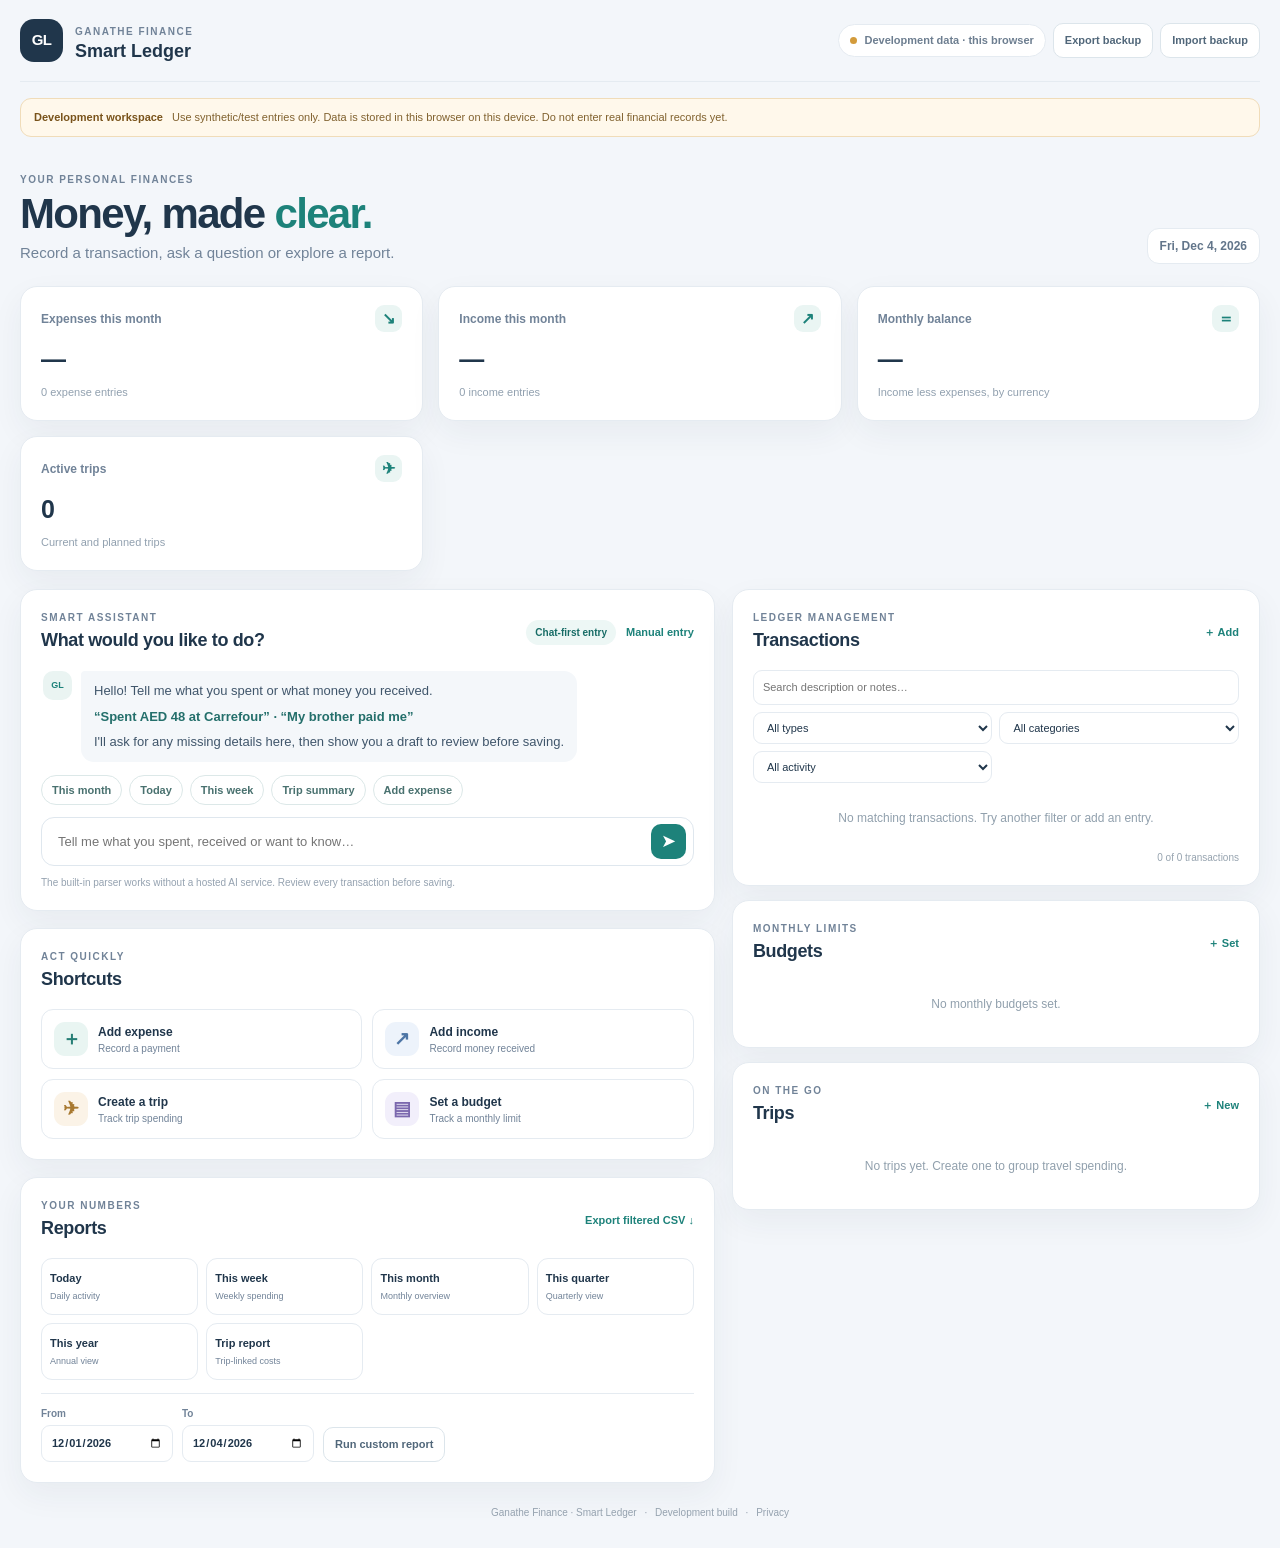
<file: index.html>
<!doctype html>
<html lang="en">
<head>
  <meta charset="utf-8">
  <meta name="viewport" content="width=device-width, initial-scale=1">
  <meta name="theme-color" content="#20364b">
  <meta name="description" content="Ganathe Finance — a conversational personal finance workspace.">
  <link rel="manifest" href="./manifest.json">
  <link rel="stylesheet" href="./assets/css/app.css">
  <title>Ganathe Finance | Smart Ledger</title>
</head>
<body>
  <div class="app-shell">
    <header class="topbar">
      <a class="brand" href="./" aria-label="Smart Ledger home">
        <span class="brand-mark">GL</span>
        <span><span class="eyebrow">GANATHE FINANCE</span><strong>Smart Ledger</strong></span>
      </a>
      <div class="header-actions">
        <span id="syncStatus" class="sync-pill" data-state="local"><span class="sync-dot"></span><span id="syncText">Development data · this browser</span></span>
        <button class="button button-outline button-small" id="exportBackupButton" type="button">Export backup</button>
        <button class="button button-outline button-small" id="importBackupButton" type="button">Import backup</button>
        <input id="importBackupInput" type="file" accept=".json,application/json" hidden>
      </div>
    </header>

    <main>
      <section class="development-banner" role="note">
        <strong>Development workspace</strong>
        <span>Use synthetic/test entries only. Data is stored in this browser on this device. Do not enter real financial records yet.</span>
      </section>

      <section class="welcome-row">
        <div>
          <p class="eyebrow">YOUR PERSONAL FINANCES</p>
          <h1>Money, made <span>clear.</span></h1>
          <p class="welcome-copy">Record a transaction, ask a question or explore a report.</p>
        </div>
        <div class="date-chip" id="todayLabel"></div>
      </section>

      <section class="stats-grid" aria-label="Financial overview">
        <article class="stat-card"><div class="stat-top"><span>Expenses this month</span><span class="stat-icon">↘</span></div><strong id="monthSpend">AED 0.00</strong><small id="monthSpendHint">No expenses yet</small></article>
        <article class="stat-card"><div class="stat-top"><span>Income this month</span><span class="stat-icon">↗</span></div><strong id="monthIncome">AED 0.00</strong><small id="monthIncomeHint">No income yet</small></article>
        <article class="stat-card"><div class="stat-top"><span>Monthly balance</span><span class="stat-icon">＝</span></div><strong id="monthBalance">AED 0.00</strong><small>Income less expenses, by currency</small></article>
        <article class="stat-card"><div class="stat-top"><span>Active trips</span><span class="stat-icon">✈</span></div><strong id="activeTrips">0</strong><small>Current and planned trips</small></article>
      </section>

      <section class="workspace-grid">
        <div class="main-column">
          <section class="panel conversation-panel">
            <div class="panel-heading"><div><p class="eyebrow">SMART ASSISTANT</p><h2>What would you like to do?</h2></div><div class="conversation-tools"><span class="engine-label">Chat-first entry</span><button class="text-button" id="manualTransactionEntry" type="button">Manual entry</button></div></div>
            <div class="chat-stream" id="chatStream" aria-live="polite">
              <div class="chat-message assistant"><span class="avatar">GL</span><div class="message-body"><p>Hello! Tell me what you spent or what money you received.</p><p class="example-phrase">“Spent AED 48 at Carrefour” · “My brother paid me”</p><p>I'll ask for any missing details here, then show you a draft to review before saving.</p></div></div>
            </div>
            <div class="suggestion-row">
              <button class="suggestion" data-prompt="Show my spending this month" type="button">This month</button>
              <button class="suggestion" data-prompt="Show today's expenses" type="button">Today</button>
              <button class="suggestion" data-prompt="Show this week's spending" type="button">This week</button>
              <button class="suggestion" data-prompt="Show trip expenses" type="button">Trip summary</button>
              <button class="suggestion" data-prompt="Add an expense" type="button">Add expense</button>
            </div>
            <form id="chatForm" class="chat-entry"><label class="sr-only" for="chatInput">Type a message</label><input id="chatInput" autocomplete="off" placeholder="Tell me what you spent, received or want to know…" maxlength="500"><button class="send-button" aria-label="Send message" type="submit">➤</button></form>
            <p class="micro-note">The built-in parser works without a hosted AI service. Review every transaction before saving.</p>
          </section>

          <section class="panel">
            <div class="panel-heading"><div><p class="eyebrow">ACT QUICKLY</p><h2>Shortcuts</h2></div></div>
            <div class="quick-actions">
              <button class="quick-action" data-action="expense" type="button"><span class="quick-icon teal">＋</span><span><strong>Add expense</strong><small>Record a payment</small></span></button>
              <button class="quick-action" data-action="income" type="button"><span class="quick-icon blue">↗</span><span><strong>Add income</strong><small>Record money received</small></span></button>
              <button class="quick-action" data-action="trip" type="button"><span class="quick-icon amber">✈</span><span><strong>Create a trip</strong><small>Track trip spending</small></span></button>
              <button class="quick-action" data-action="budget" type="button"><span class="quick-icon violet">▤</span><span><strong>Set a budget</strong><small>Track a monthly limit</small></span></button>
            </div>
          </section>

          <section class="panel" id="reportsPanel">
            <div class="panel-heading"><div><p class="eyebrow">YOUR NUMBERS</p><h2>Reports</h2></div><button class="text-button" id="exportCsvButton" type="button">Export filtered CSV ↓</button></div>
            <div class="report-actions">
              <button class="report-button" data-report="today" type="button"><strong>Today</strong><small>Daily activity</small></button>
              <button class="report-button" data-report="week" type="button"><strong>This week</strong><small>Weekly spending</small></button>
              <button class="report-button" data-report="month" type="button"><strong>This month</strong><small>Monthly overview</small></button>
              <button class="report-button" data-report="quarter" type="button"><strong>This quarter</strong><small>Quarterly view</small></button>
              <button class="report-button" data-report="year" type="button"><strong>This year</strong><small>Annual view</small></button>
              <button class="report-button" data-report="trip" type="button"><strong>Trip report</strong><small>Trip-linked costs</small></button>
            </div>
            <div class="custom-report"><label>From <input id="reportFrom" type="date"></label><label>To <input id="reportTo" type="date"></label><button id="customReportButton" class="button button-outline button-small" type="button">Run custom report</button></div>
            <div id="reportResult" class="report-result" hidden aria-live="polite"></div>
          </section>
        </div>

        <aside class="side-column">
          <section class="panel">
            <div class="panel-heading"><div><p class="eyebrow">LEDGER MANAGEMENT</p><h2>Transactions</h2></div><button class="text-button" id="addExpenseLink" type="button">＋ Add</button></div>
            <div class="filter-grid">
              <input id="transactionSearch" type="search" placeholder="Search description or notes…" aria-label="Search transactions">
              <select id="transactionTypeFilter" aria-label="Filter by transaction type"><option value="">All types</option><option>Expense</option><option>Income</option></select>
              <select id="transactionCategoryFilter" aria-label="Filter by category"><option value="">All categories</option></select>
              <select id="transactionTripFilter" aria-label="Filter by trip"><option value="">All activity</option><option value="__personal">Personal only</option></select>
            </div>
            <div id="transactionList" class="transaction-list"><div class="empty-state">No transactions yet. Add your first test entry.</div></div>
            <p class="list-footnote" id="transactionCount">0 transactions</p>
          </section>

          <section class="panel"><div class="panel-heading"><div><p class="eyebrow">MONTHLY LIMITS</p><h2>Budgets</h2></div><button class="text-button" id="addBudgetLink" type="button">＋ Set</button></div><div id="budgetList" class="budget-list"><div class="empty-state">No budgets set yet.</div></div></section>

          <section class="panel"><div class="panel-heading"><div><p class="eyebrow">ON THE GO</p><h2>Trips</h2></div><button class="text-button" id="addTripLink" type="button">＋ New</button></div><div id="tripList" class="trip-list"><div class="empty-state">Your trips will appear here.</div></div></section>
        </aside>
      </section>
    </main>
    <footer>Ganathe Finance · Smart Ledger <span>·</span> Development build <span>·</span> <a href="./privacy-policy.html">Privacy</a></footer>
  </div>

  <dialog id="transactionDialog" class="app-dialog">
    <form id="transactionForm"><input id="txId" type="hidden">
      <div class="dialog-heading"><div><p class="eyebrow">TRANSACTION</p><h2 id="transactionDialogTitle">Add expense</h2></div><button class="icon-button" type="button" data-close="transactionDialog" aria-label="Close">×</button></div>
      <div class="form-grid">
        <label>Type<select id="txType" name="type"><option>Expense</option><option>Income</option></select></label>
        <label>Date<input id="txDate" name="date" type="date" required></label>
        <label class="span-2">Description<input id="txDescription" name="description" placeholder="e.g. Carrefour groceries" required maxlength="120"></label>
        <label>Amount<input id="txAmount" name="amount" type="number" min="0.01" step="0.01" placeholder="0.00" required></label>
        <label>Currency<select id="txCurrency" name="currency"><option>AED</option><option>INR</option><option>OMR</option><option>USD</option><option>SGD</option><option>EUR</option><option>GBP</option></select></label>
        <label>Category<select id="txCategory" name="category"></select></label>
        <label>Payment type<select id="txPayment" name="paymentType"><option>Cash</option><option>Debit Card</option><option>Credit Card</option><option>Bank Transfer</option><option>Digital Wallet</option><option>Other</option></select></label>
        <label>Paid by<input id="txPaidBy" name="paidBy" value="Me" maxlength="60" required></label>
        <label>Trip (optional)<select id="txTrip" name="tripId"><option value="">Personal / non-trip</option></select></label>
        <label class="span-2">Notes<input id="txNotes" name="notes" maxlength="300" placeholder="Optional"></label>
      </div>
      <div class="dialog-actions"><button class="button button-outline" type="button" data-close="transactionDialog">Cancel</button><button class="button button-primary" type="submit">Save transaction</button></div>
    </form>
  </dialog>

  <dialog id="tripDialog" class="app-dialog">
    <form id="tripForm"><input id="tripId" type="hidden">
      <div class="dialog-heading"><div><p class="eyebrow">TRIP PLANNER</p><h2 id="tripDialogTitle">Create a trip</h2></div><button class="icon-button" type="button" data-close="tripDialog" aria-label="Close">×</button></div>
      <div class="form-grid">
        <label class="span-2">Trip name<input id="tripName" name="name" required maxlength="100" placeholder="e.g. Oman trip"></label>
        <label class="span-2">Destination<input id="tripDestination" name="destination" maxlength="100" placeholder="e.g. Muscat and Chennai"></label>
        <label>Start date<input id="tripStart" name="startDate" type="date"></label>
        <label>End date<input id="tripEnd" name="endDate" type="date"></label>
        <label class="span-2">Participants<input id="tripMembers" name="members" placeholder="Names separated by commas"></label>
        <label>Status<select id="tripStatus"><option>Planned</option><option>Active</option><option>Completed</option><option>Cancelled</option></select></label>
      </div>
      <div class="dialog-actions"><button class="button button-outline" type="button" data-close="tripDialog">Cancel</button><button class="button button-primary" type="submit">Save trip</button></div>
    </form>
  </dialog>

  <dialog id="budgetDialog" class="app-dialog">
    <form id="budgetForm"><input id="budgetId" type="hidden">
      <div class="dialog-heading"><div><p class="eyebrow">MONTHLY PLANNING</p><h2 id="budgetDialogTitle">Set a budget</h2></div><button class="icon-button" type="button" data-close="budgetDialog" aria-label="Close">×</button></div>
      <div class="form-grid">
        <label class="span-2">Category<select id="budgetCategory" required></select></label>
        <label>Monthly limit<input id="budgetAmount" type="number" min="0.01" step="0.01" required placeholder="0.00"></label>
        <label>Currency<select id="budgetCurrency"><option>AED</option><option>INR</option><option>OMR</option><option>USD</option><option>SGD</option><option>EUR</option><option>GBP</option></select></label>
      </div>
      <p class="form-help">Usage is calculated for the current calendar month, matching category and currency.</p>
      <div class="dialog-actions"><button class="button button-outline" type="button" data-close="budgetDialog">Cancel</button><button class="button button-primary" type="submit">Save budget</button></div>
    </form>
  </dialog>

  <script defer src="./assets/js/ledger-core.js"></script>
  <script defer src="./assets/js/ledger-repository.js"></script>
  <script defer src="./assets/js/app.js"></script>
</body>
</html>
</file>
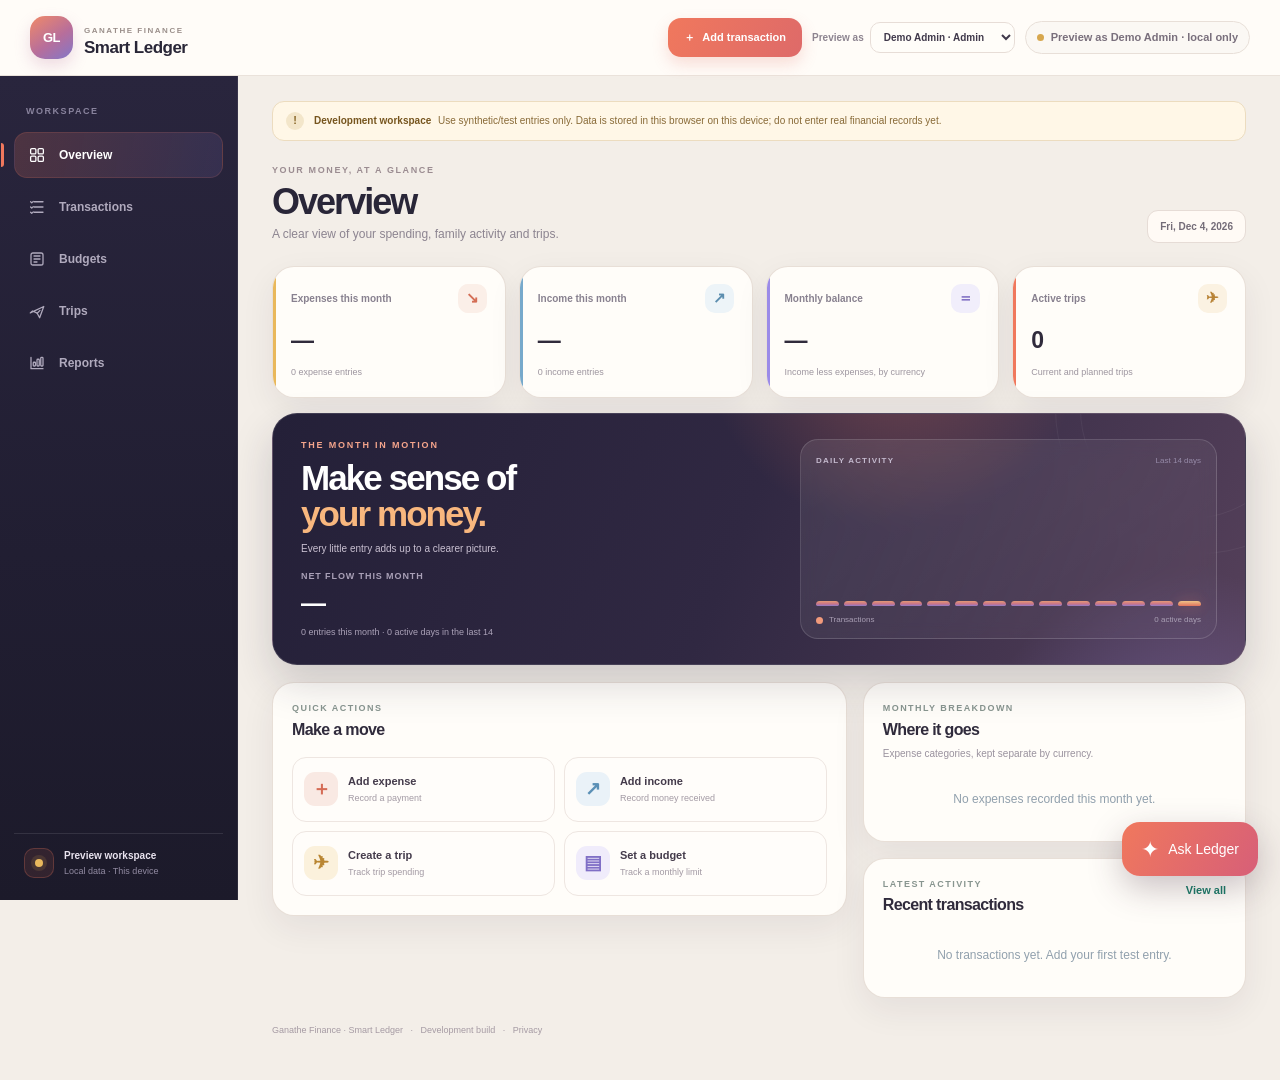
<file: preview/index.html>
<!doctype html>
<html lang="en">
<head>
  <meta charset="utf-8">
  <meta name="viewport" content="width=device-width, initial-scale=1">
  <meta name="theme-color" content="#252137">
  <meta name="description" content="Ganathe Finance — a conversational personal finance workspace.">
  <link rel="manifest" href="./manifest.json">
  <link rel="stylesheet" href="./assets/css/app.css">
  <title>Ganathe Finance | Smart Ledger</title>
</head>

<body>
  <div class="app-shell app-shell-redesigned">
    <header class="topbar">
      <a class="brand" href="./" aria-label="Smart Ledger home">
        <span class="brand-mark">GL</span>
        <span class="brand-copy"><span class="eyebrow">GANATHE FINANCE</span><strong>Smart Ledger</strong></span>
      </a>
      <div class="header-actions">
        <button class="button button-primary header-add-button" data-action="expense" type="button"><span aria-hidden="true">＋</span> Add transaction</button>
        <label class="dev-identity-switch">Preview as <select id="demoIdentitySelect" aria-label="Switch development preview identity"></select></label>
        <span id="syncStatus" class="sync-pill" data-state="local"><span class="sync-dot"></span><span id="syncText">Development data · this browser</span></span>
      </div>
    </header>

    <div id="toastRegion" class="toast-region" role="status" aria-live="polite" aria-atomic="true"></div>
    <div class="app-body">
      <aside class="sidebar" aria-label="Main navigation">
        <p class="nav-section-label">WORKSPACE</p>
        <nav class="side-nav">
          <button class="nav-item is-active" type="button" data-nav-target="overview" aria-current="page">
            <svg viewBox="0 0 24 24" aria-hidden="true"><rect x="3.5" y="3.5" width="7" height="7" rx="1.6"/><rect x="13.5" y="3.5" width="7" height="7" rx="1.6"/><rect x="3.5" y="13.5" width="7" height="7" rx="1.6"/><rect x="13.5" y="13.5" width="7" height="7" rx="1.6"/></svg>
            <span>Overview</span>
          </button>
          <button class="nav-item" type="button" data-nav-target="transactions">
            <svg viewBox="0 0 24 24" aria-hidden="true"><path d="M8 5h12M8 12h12M8 19h12"/><path d="m3.5 5 1.5 1.5L7 4.5M3.5 12l1.5 1.5L7 11.5M3.5 19l1.5 1.5L7 18.5"/></svg>
            <span>Transactions</span>
          </button>
          <button class="nav-item" type="button" data-nav-target="budgets">
            <svg viewBox="0 0 24 24" aria-hidden="true"><rect x="4" y="4" width="16" height="16" rx="2.5"/><path d="M8 8h8M8 12h8M8 16h4"/></svg>
            <span>Budgets</span>
          </button>
          <button class="nav-item" type="button" data-nav-target="trips">
            <svg viewBox="0 0 24 24" aria-hidden="true"><path d="M3 14.5 21 6l-5.5 15-3.2-6.1L6 12z"/><path d="m12.3 14.9 3.7-3.7"/></svg>
            <span>Trips</span>
          </button>
          <button class="nav-item" type="button" data-nav-target="reports">
            <svg viewBox="0 0 24 24" aria-hidden="true"><path d="M4 19.5V4.5M4 19.5h16"/><rect x="7" y="11" width="3" height="5" rx="1"/><rect x="12" y="7" width="3" height="9" rx="1"/><rect x="17" y="4.5" width="3" height="11.5" rx="1"/></svg>
            <span>Reports</span>
          </button>
        </nav>
        <div class="sidebar-bottom">
          <div class="sidebar-status-mark"><span></span></div>
          <div><strong>Preview workspace</strong><small>Local data · This device</small></div>
        </div>
      </aside>

      <main id="mainContent" class="main-content">
        <section class="development-banner" role="note">
          <span class="development-banner-icon" aria-hidden="true">!</span>
          <span><strong>Development workspace</strong> Use synthetic/test entries only. Data is stored in this browser on this device; do not enter real financial records yet.</span>
        </section>

        <div class="view-heading">
          <div>
            <p class="eyebrow" id="pageEyebrow">YOUR MONEY, AT A GLANCE</p>
            <h1 id="pageTitle">Overview</h1>
            <p id="pageDescription">A clear view of your spending, family activity and trips.</p>
          </div>
          <div class="view-heading-meta"><span class="date-chip" id="todayLabel"></span></div>
        </div>

        <section id="page-overview" class="page-view">
          <section class="stats-grid" aria-label="Financial overview">
            <article class="stat-card stat-expense"><div class="stat-top"><span>Expenses this month</span><span class="stat-icon">↘</span></div><strong id="monthSpend">AED 0.00</strong><small id="monthSpendHint">No expenses yet</small></article>
            <article class="stat-card stat-income"><div class="stat-top"><span>Income this month</span><span class="stat-icon">↗</span></div><strong id="monthIncome">AED 0.00</strong><small id="monthIncomeHint">No income yet</small></article>
            <article class="stat-card stat-balance"><div class="stat-top"><span>Monthly balance</span><span class="stat-icon">＝</span></div><strong id="monthBalance">AED 0.00</strong><small>Income less expenses, by currency</small></article>
            <article class="stat-card stat-trips"><div class="stat-top"><span>Active trips</span><span class="stat-icon">✈</span></div><strong id="activeTrips">0</strong><small>Current and planned trips</small></article>
          </section>

          <section class="money-hero" aria-label="Monthly money flow">
            <div class="money-hero-copy">
              <p class="hero-kicker">THE MONTH IN MOTION</p>
              <h2>Make sense of<br><em>your money.</em></h2>
              <p>Every little entry adds up to a clearer picture.</p>
              <div class="hero-balance-label">Net flow this month</div>
              <strong id="heroNetBalance">AED 0.00</strong>
              <small id="heroTransactionPulse">No activity recorded yet</small>
            </div>
            <div class="money-hero-visual">
              <div class="hero-orbit hero-orbit-one"></div>
              <div class="hero-orbit hero-orbit-two"></div>
              <div class="hero-chart-title"><span>DAILY ACTIVITY</span><span>Last 14 days</span></div>
              <div class="hero-pulse-bars" id="heroPulseBars" aria-label="Daily transaction count for the last 14 days"></div>
              <div class="hero-chart-legend"><span><i></i>Transactions</span><span id="heroActiveDays">0 active days</span></div>
            </div>
            <span class="hero-decoration hero-decoration-one"></span>
            <span class="hero-decoration hero-decoration-two"></span>
          </section>

          <div class="dashboard-grid">
            <div class="dashboard-primary">
              <section class="panel shortcuts-panel">
                <div class="panel-heading"><div><p class="eyebrow">QUICK ACTIONS</p><h2>Make a move</h2></div></div>
                <div class="quick-actions">
                  <button class="quick-action" data-action="expense" type="button"><span class="quick-icon teal">＋</span><span><strong>Add expense</strong><small>Record a payment</small></span></button>
                  <button class="quick-action" data-action="income" type="button"><span class="quick-icon blue">↗</span><span><strong>Add income</strong><small>Record money received</small></span></button>
                  <button class="quick-action" data-action="trip" type="button"><span class="quick-icon amber">✈</span><span><strong>Create a trip</strong><small>Track trip spending</small></span></button>
                  <button class="quick-action" data-action="budget" type="button"><span class="quick-icon violet">▤</span><span><strong>Set a budget</strong><small>Track a monthly limit</small></span></button>
                </div>
              </section>
            </div>

            <div class="dashboard-secondary">
              <section class="panel">
                <div class="panel-heading"><div><p class="eyebrow">MONTHLY BREAKDOWN</p><h2>Where it goes</h2><p class="panel-subtitle">Expense categories, kept separate by currency.</p></div></div>
                <div id="dashboardCategoryBreakdown" class="dashboard-category-breakdown"><div class="empty-state">Your category breakdown will appear here.</div></div>
              </section>
              <section class="panel">
                <div class="panel-heading"><div><p class="eyebrow">LATEST ACTIVITY</p><h2>Recent transactions</h2></div><button class="text-button" type="button" data-nav-target="transactions">View all</button></div>
                <div id="dashboardRecentTransactions" class="dashboard-recent-list"><div class="empty-state">Your latest activity will appear here.</div></div>
              </section>
            </div>
          </div>
        </section>

        <section id="page-transactions" class="page-view" hidden>
          <section class="panel page-panel">
            <div class="panel-heading"><div><p class="eyebrow">YOUR LEDGER</p><h2>All transactions</h2><p class="panel-subtitle">Search, filter and manage recorded activity.</p></div><button class="button button-primary button-small" id="addExpenseLink" type="button">＋ Add transaction</button></div>
            <div class="transaction-summary-strip">
              <article><small>VISIBLE ENTRIES</small><strong id="transactionVisibleCount">0</strong><span>Matching your filters</span></article>
              <article><small>EXPENSE TOTALS</small><strong id="transactionExpenseTotal">—</strong><span>Kept separate by currency</span></article>
              <article><small>INCOME TOTALS</small><strong id="transactionIncomeTotal">—</strong><span>Kept separate by currency</span></article>
            </div>
            <div class="filter-grid">
              <input id="transactionSearch" type="search" placeholder="Search description or notes…" aria-label="Search transactions">
              <select id="transactionTypeFilter" aria-label="Filter by transaction type"><option value="">All types</option><option>Expense</option><option>Income</option></select>
              <select id="transactionCategoryFilter" aria-label="Filter by category"><option value="">All categories</option></select>
              <select id="transactionTripFilter" aria-label="Filter by trip"><option value="">All activity</option><option value="__personal">Personal only</option></select>
            </div>
            <div id="transactionList" class="transaction-list"><div class="empty-state">No transactions yet. Add your first test entry.</div></div>
            <p class="list-footnote" id="transactionCount">0 transactions</p>
          </section>
        </section>

        <section id="page-budgets" class="page-view" hidden>
          <section class="panel page-panel">
            <div class="panel-heading"><div><p class="eyebrow">PLAN WITH INTENTION</p><h2>Budgets</h2><p class="panel-subtitle">Keep an eye on your monthly category limits.</p></div><button class="button button-primary button-small" id="addBudgetLink" type="button">＋ Set a budget</button></div>
            <div class="budget-overview-strip" id="budgetOverview"><span>Loading your budget picture…</span></div>
            <div id="budgetList" class="budget-list"><div class="empty-state">No budgets set yet.</div></div>
          </section>
        </section>

        <section id="page-trips" class="page-view" hidden>
          <section class="panel page-panel">
            <div class="panel-heading"><div><p class="eyebrow">SHARED SPENDING</p><h2>Your trips</h2><p class="panel-subtitle">Each trip has its own people, currency and expense history.</p></div><button class="button button-primary button-small" id="addTripLink" type="button">＋ Create trip</button></div>
            <div class="trip-overview-strip" id="tripOverview"><span>Your shared journeys, all in one place.</span></div>
            <div id="tripList" class="trip-list"><div class="empty-state">Your trips will appear here.</div></div>
          </section>
        </section>

        <section id="page-reports" class="page-view" hidden>
          <section class="panel page-panel" id="reportsPanel">
            <div class="panel-heading"><div><p class="eyebrow">YOUR NUMBERS</p><h2>Reports and insights</h2><p class="panel-subtitle">Explore activity over time and export a filtered ledger.</p></div><button class="text-button" id="exportCsvButton" type="button">Export filtered CSV ↓</button></div>
            <div class="report-intro">
              <div class="report-intro-mark" aria-hidden="true">↗</div>
              <div><strong>See the story behind the numbers.</strong><span>Choose a period below to explore income, spending patterns and category mix.</span></div>
            </div>
            <div class="report-actions">
              <button class="report-button" data-report="today" type="button"><strong>Today</strong><small>Daily activity</small></button>
              <button class="report-button" data-report="week" type="button"><strong>This week</strong><small>Weekly spending</small></button>
              <button class="report-button" data-report="month" type="button"><strong>This month</strong><small>Monthly overview</small></button>
              <button class="report-button" data-report="quarter" type="button"><strong>This quarter</strong><small>Quarterly view</small></button>
              <button class="report-button" data-report="year" type="button"><strong>This year</strong><small>Annual view</small></button>
              <button class="report-button" data-report="trip" type="button"><strong>Trip report</strong><small>Trip-linked costs</small></button>
            </div>
            <div class="custom-report"><label>From <input id="reportFrom" type="date"></label><label>To <input id="reportTo" type="date"></label><button id="customReportButton" class="button button-outline button-small" type="button">Run custom report</button></div>
            <div id="reportResult" class="report-result" hidden aria-live="polite"></div>
          </section>
          <section class="panel backup-panel">
            <div class="panel-heading"><div><p class="eyebrow">LOCAL DEVELOPMENT DATA</p><h2>Backup and restore</h2><p class="panel-subtitle">Download a copy of this browser's test data or restore a previous backup.</p></div></div>
            <div class="backup-actions">
              <button class="button button-outline button-small" id="exportBackupButton" type="button">↓ Export backup</button>
              <button class="button button-outline button-small" id="importBackupButton" type="button">↑ Import backup</button>
              <input id="importBackupInput" type="file" accept=".json,application/json" hidden>
            </div>
          </section>
        </section>

        <footer>Ganathe Finance · Smart Ledger <span>·</span> Development build <span>·</span> <a href="./privacy-policy.html">Privacy</a></footer>
      </main>
    </div>

    <nav class="mobile-nav" aria-label="Mobile navigation">
      <button type="button" data-nav-target="overview" class="is-active" aria-current="page"><span class="mobile-nav-icon"><svg viewBox="0 0 24 24" aria-hidden="true"><path d="m3 10 9-7 9 7v10a1 1 0 0 1-1 1h-5v-6H9v6H4a1 1 0 0 1-1-1z"/></svg></span><small>Home</small></button>
      <button type="button" data-nav-target="transactions"><span class="mobile-nav-icon"><svg viewBox="0 0 24 24" aria-hidden="true"><path d="M8 5h12M8 12h12M8 19h12"/><path d="m3.5 5 1.5 1.5L7 4.5M3.5 12l1.5 1.5L7 11.5M3.5 19l1.5 1.5L7 18.5"/></svg></span><small>Activity</small></button>
      <button type="button" class="mobile-nav-add" data-action="expense" aria-label="Add transaction"><span>＋</span><small>Add</small></button>
      <button type="button" data-nav-target="budgets"><span class="mobile-nav-icon"><svg viewBox="0 0 24 24" aria-hidden="true"><rect x="4" y="4" width="16" height="16" rx="2.5"/><path d="M8 8h8M8 12h8M8 16h4"/></svg></span><small>Budgets</small></button>
      <button type="button" data-nav-target="trips"><span class="mobile-nav-icon"><svg viewBox="0 0 24 24" aria-hidden="true"><path d="M3 14.5 21 6l-5.5 15-3.2-6.1L6 12z"/><path d="m12.3 14.9 3.7-3.7"/></svg></span><small>Trips</small></button>
      <button type="button" data-nav-target="reports"><span class="mobile-nav-icon"><svg viewBox="0 0 24 24" aria-hidden="true"><path d="M4 19.5V4.5M4 19.5h16"/><rect x="7" y="11" width="3" height="5" rx="1"/><rect x="12" y="7" width="3" height="9" rx="1"/><rect x="17" y="4.5" width="3" height="11.5" rx="1"/></svg></span><small>Reports</small></button>
    </nav>

    <div class="assistant-floater">
      <button class="assistant-launcher" id="assistantLauncher" type="button" aria-controls="assistantPanel" aria-expanded="false"><span aria-hidden="true">✦</span><span>Ask Ledger</span></button>
      <div class="assistant-panel" id="assistantPanel" hidden>
          <section class="panel conversation-panel">
            <div class="panel-heading">
              <div><p class="eyebrow">SMART ASSISTANT</p><h2>Talk to your ledger</h2><p class="panel-subtitle">Add an expense or ask a question in your own words.</p></div>
              <div class="conversation-tools"><span class="engine-label">Chat-first entry</span><button class="text-button" id="manualTransactionEntry" type="button">Manual entry</button><button class="assistant-close" id="assistantClose" type="button" aria-label="Close assistant">×</button></div>
            </div>
            <div class="chat-stream" id="chatStream" aria-live="polite">
              <div class="chat-message assistant"><span class="avatar">GL</span><div class="message-body"><p>Hello! Tell me what you spent or what money you received.</p><p class="example-phrase">“Spent AED 48 at Carrefour” · “My brother paid me”</p><p>I'll ask for any missing details here, then show you a draft to review before saving.</p></div></div>
            </div>
            <div class="suggestion-row">
              <button class="suggestion" data-prompt="Add an expense" type="button">Add expense</button>
              <button class="suggestion" data-prompt="Show my spending this month" type="button">This month</button>
              <button class="suggestion" data-prompt="Show today's expenses" type="button">Today</button>
              <button class="suggestion" data-prompt="Show this week's spending" type="button">This week</button>
              <button class="suggestion" data-prompt="Show trip expenses" type="button">Trip summary</button>
            </div>
            <form id="chatForm" class="chat-entry"><label class="sr-only" for="chatInput">Type a message</label><input id="chatInput" autocomplete="off" placeholder="Tell me what you spent, received or want to know…" maxlength="500"><button class="send-button" aria-label="Send message" type="submit">➤</button></form>
            <p class="micro-note">Review every transaction before saving. No hosted AI service is required for basic entry.</p>
          </section>
      </div>
    </div>
  </div>

  <dialog id="transactionDialog" class="app-dialog">
    <form id="transactionForm"><input id="txId" type="hidden">
      <div class="dialog-heading"><div><p class="eyebrow">TRANSACTION</p><h2 id="transactionDialogTitle">Add expense</h2></div><button class="icon-button" type="button" data-close="transactionDialog" aria-label="Close">×</button></div>
      <div class="form-grid">
        <label>Type<select id="txType" name="type"><option>Expense</option><option>Income</option></select></label>
        <label>Date<input id="txDate" name="date" type="date" required></label>
        <label class="span-2">Description<input id="txDescription" name="description" placeholder="e.g. Carrefour groceries" required maxlength="120"></label>
        <label>Amount<input id="txAmount" name="amount" type="number" min="0.01" step="0.01" placeholder="0.00" required></label>
        <label>Currency<select id="txCurrency" name="currency"><option>AED</option><option>INR</option><option>OMR</option><option>USD</option><option>SGD</option><option>EUR</option><option>GBP</option></select></label>
        <label>Category<select id="txCategory" name="category"></select></label>
        <label>Payment type<select id="txPayment" name="paymentType"><option>Cash</option><option>Debit Card</option><option>Credit Card</option><option>Bank Transfer</option><option>Digital Wallet</option><option>Other</option></select></label>
        <label>Paid by<input id="txPaidBy" name="paidBy" value="Me" maxlength="60" required></label>
        <label>Spent by (user)<select id="txSpentByUser" name="spentByUserId"></select></label>
        <label>Trip (optional)<select id="txTrip" name="tripId"><option value="">Personal / non-trip</option></select></label>
        <label class="span-2">Notes<input id="txNotes" name="notes" maxlength="300" placeholder="Optional"></label>
      </div>
      <div class="dialog-actions"><button class="button button-outline" type="button" data-close="transactionDialog">Cancel</button><button class="button button-primary" type="submit">Save transaction</button></div>
    </form>
  </dialog>

  <dialog id="tripDialog" class="app-dialog trip-wizard-dialog">
    <form id="tripForm"><input id="tripId" type="hidden">
      <div class="dialog-heading"><div><p class="eyebrow">ADMIN TRIP WIZARD</p><h2 id="tripDialogTitle">Create a trip</h2></div><button class="icon-button" type="button" data-close="tripDialog" aria-label="Close">×</button></div>
      <div class="trip-wizard-progress"><span id="tripWizardProgress">Step 1 of 3 · Trip details</span><div><i id="tripWizardProgressFill"></i></div></div>
      <section class="trip-wizard-page" data-trip-step="1">
        <div class="form-grid">
          <label class="span-2">Trip name<input id="tripName" name="name" required maxlength="100" placeholder="e.g. Oman family trip"></label>
          <label class="span-2">Destination / places<input id="tripDestination" name="destination" maxlength="160" placeholder="e.g. Muscat, Nizwa and Chennai"></label>
          <label>Start date<input id="tripStart" name="startDate" type="date"></label>
          <label>End date<input id="tripEnd" name="endDate" type="date"></label>
        </div>
      </section>
      <section class="trip-wizard-page" data-trip-step="2" hidden>
        <div class="form-grid">
          <label>Default trip currency<select id="tripCurrency"><option>AED</option><option>INR</option><option>OMR</option><option>USD</option><option>SGD</option><option>EUR</option><option>GBP</option></select></label>
        </div>
        <div id="tripParticipantAdminArea">
          <h3 class="wizard-subheading">Household users</h3>
          <p class="wizard-help">Select existing users and assign their role for this trip.</p>
          <div id="tripHouseholdUsers" class="trip-household-users"></div>
          <h3 class="wizard-subheading">Trip-only participants</h3>
          <p class="wizard-help">Add people who need expense attribution but do not need an app login. Enter one name per line.</p>
          <label class="trip-only-field">Names<textarea id="tripOnlyNames" rows="3" placeholder="e.g. Uncle Ravi&#10;Aunt Meera"></textarea></label>
        </div>
        <p id="tripMembershipReadOnlyNote" class="wizard-help" hidden>Only the Household Admin can change trip participants and roles.</p>
      </section>
      <section class="trip-wizard-page" data-trip-step="3" hidden>
        <div id="tripWizardReview" class="trip-wizard-review"></div>
      </section>
      <div class="dialog-actions trip-wizard-actions">
        <button class="button button-outline" type="button" id="tripWizardBack">Back</button>
        <button class="button button-outline" type="button" data-close="tripDialog">Cancel</button>
        <button class="button button-primary" type="button" id="tripWizardNext">Continue</button>
        <button class="button button-primary" type="submit" id="tripWizardSave" hidden>Create trip</button>
      </div>
    </form>
  </dialog>

  <dialog id="tripDetailDialog" class="app-dialog trip-detail-dialog">
    <div class="trip-detail-shell">
      <div class="dialog-heading">
        <div><p class="eyebrow">TRIP WORKSPACE</p><h2 id="tripDetailTitle">Trip details</h2></div>
        <button class="icon-button" type="button" data-close="tripDetailDialog" aria-label="Close">×</button>
      </div>
      <div id="tripDetailBody" class="trip-detail-body"></div>
      <div class="dialog-actions"><button class="button button-outline" type="button" data-close="tripDetailDialog">Close</button></div>
    </div>
  </dialog>

  <dialog id="budgetDialog" class="app-dialog">
    <form id="budgetForm"><input id="budgetId" type="hidden">
      <div class="dialog-heading"><div><p class="eyebrow">MONTHLY PLANNING</p><h2 id="budgetDialogTitle">Set a budget</h2></div><button class="icon-button" type="button" data-close="budgetDialog" aria-label="Close">×</button></div>
      <div class="form-grid">
        <label class="span-2">Category<select id="budgetCategory" required></select></label>
        <label>Monthly limit<input id="budgetAmount" type="number" min="0.01" step="0.01" required placeholder="0.00"></label>
        <label>Currency<select id="budgetCurrency"><option>AED</option><option>INR</option><option>OMR</option><option>USD</option><option>SGD</option><option>EUR</option><option>GBP</option></select></label>
      </div>
      <p class="form-help">Usage is calculated for the current calendar month, matching category and currency.</p>
      <div class="dialog-actions"><button class="button button-outline" type="button" data-close="budgetDialog">Cancel</button><button class="button button-primary" type="submit">Save budget</button></div>
    </form>
  </dialog>

  <script defer src="./assets/js/ledger-core.js"></script>
  <script defer src="./assets/js/ledger-repository.js"></script>
  <script defer src="./assets/js/ledger-authz.js"></script>
  <script defer src="./assets/js/app.js"></script>
</body>
</html>
</file>
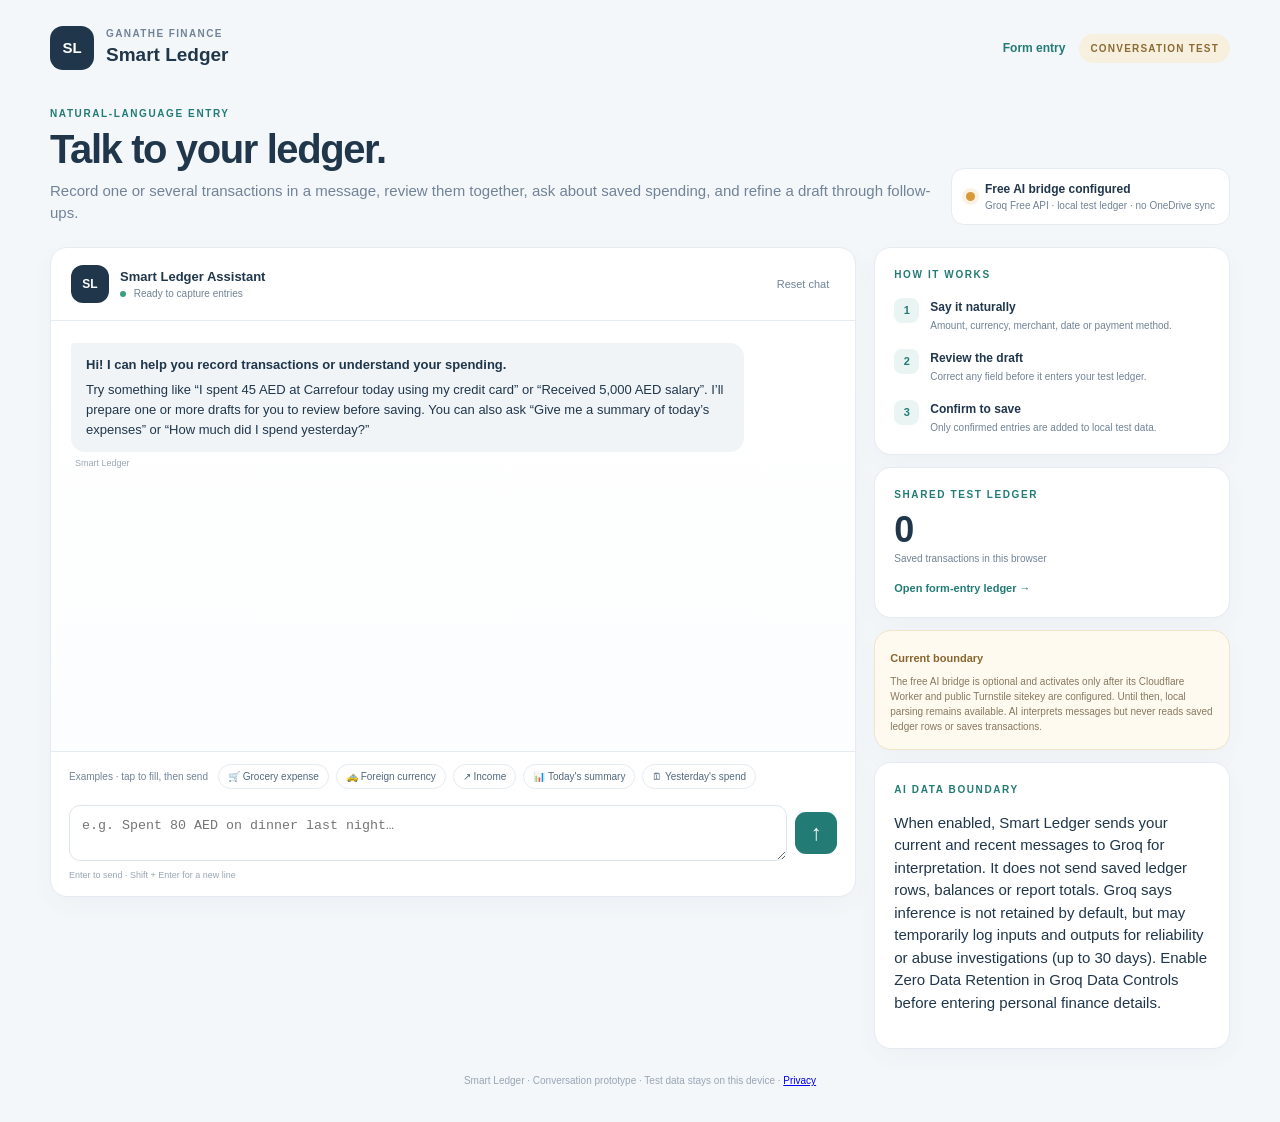
<file: conversation-test.html>
<!doctype html>
<html lang="en">
<head>
  <meta charset="utf-8">
  <meta name="viewport" content="width=device-width, initial-scale=1">
  <meta name="theme-color" content="#243b53">
  <meta name="description" content="Smart Ledger conversational transaction entry prototype.">
  <link rel="stylesheet" href="./assets/css/conversation-test.css?v=invisible-keys-20261113">
  <title>Smart Ledger | Conversation Test</title>
</head>
<body>
  <div class="page">
    <header class="header">
      <a class="brand" href="./index.html"><span class="brand-icon">SL</span><span><small>GANATHE FINANCE</small><strong>Smart Ledger</strong></span></a>
      <nav><a class="nav-link" href="./entry-test.html">Form entry</a><span class="prototype-tag">CONVERSATION TEST</span></nav>
    </header>
    <section class="intro">
      <div><p class="eyebrow">NATURAL-LANGUAGE ENTRY</p><h1>Talk to your ledger.</h1><p>Record one or several transactions in a message, review them together, ask about saved spending, and refine a draft through follow-ups.</p></div>
      <div class="connection"><span class="pulse"></span><span><b id="ai-status">Local parsing mode</b><small id="ai-status-detail">Free AI setup pending · Local test data · No OneDrive sync</small></span></div>
    </section>
    <main class="workspace">
      <section class="chat-panel">
        <div class="chat-top"><div><span class="bot-avatar">SL</span><span><b>Smart Ledger Assistant</b><small><i></i> Ready to capture entries</small></span></div><button id="clear-chat" class="quiet-btn" type="button">Reset chat</button></div>
        <div id="chat" class="chat" aria-live="polite">
          <div class="message assistant"><div class="bubble"><b>Hi! I can help you record transactions or understand your spending.</b><p>Try something like “I spent 45 AED at Carrefour today using my credit card” or “Received 5,000 AED salary”. I’ll prepare one or more drafts for you to review before saving. You can also ask “Give me a summary of today’s expenses” or “How much did I spend yesterday?”</p></div><time>Smart Ledger</time></div>
        </div>
        <div class="suggestions">
          <span>Examples · tap to fill, then send</span>
          <button type="button" class="suggestion" data-prompt="I spent 45 AED at Carrefour today using my credit card">🛒 Grocery expense</button>
          <button type="button" class="suggestion" data-prompt="Paid INR 1,250 for a taxi in Chennai yesterday">🚕 Foreign currency</button>
          <button type="button" class="suggestion" data-prompt="Received 5,000 AED salary today">↗ Income</button>
          <button type="button" class="suggestion" data-prompt="Give me a summary of today's expenses">📊 Today's summary</button>
          <button type="button" class="suggestion" data-prompt="How much did I spend yesterday?">🗓 Yesterday's spend</button>
        </div>
        <form id="chat-form" class="composer">
          <label class="sr-only" for="prompt">Describe your transaction</label>
          <textarea id="prompt" rows="2" maxlength="500" placeholder="e.g. Spent 80 AED on dinner last night…" required></textarea>
          <button class="send-btn" type="submit" aria-label="Send message"><span>↑</span></button>
          <div id="turnstile-holder" class="turnstile-holder"></div>
          <div class="composer-hint">Enter to send · Shift + Enter for a new line</div>
        </form>
      </section>
      <aside class="right-rail">
        <section class="info-card"><p class="eyebrow">HOW IT WORKS</p><div class="how-step"><span>1</span><div><b>Say it naturally</b><small>Amount, currency, merchant, date or payment method.</small></div></div><div class="how-step"><span>2</span><div><b>Review the draft</b><small>Correct any field before it enters your test ledger.</small></div></div><div class="how-step"><span>3</span><div><b>Confirm to save</b><small>Only confirmed entries are added to local test data.</small></div></div></section>
        <section class="info-card stats"><p class="eyebrow">SHARED TEST LEDGER</p><strong id="entry-count">0</strong><small>Saved transactions in this browser</small><a href="./entry-test.html">Open form-entry ledger →</a></section>
        <section class="warning-card"><b>Current boundary</b><p>The free AI bridge is optional and activates only after its Cloudflare Worker and public Turnstile sitekey are configured. Until then, local parsing remains available. AI interprets messages but never reads saved ledger rows or saves transactions.</p></section><section class="info-card privacy-note"><p class="eyebrow">AI DATA BOUNDARY</p><p>When enabled, Smart Ledger sends your current and recent messages to Groq for interpretation. It does not send saved ledger rows, balances or report totals. Groq says inference is not retained by default, but may temporarily log inputs and outputs for reliability or abuse investigations (up to 30 days). Enable Zero Data Retention in Groq Data Controls before entering personal finance details.</p></section>
      </aside>
    </main>
    <footer>Smart Ledger · Conversation prototype · Test data stays on this device · <a href="./privacy-policy.html">Privacy</a></footer>
  </div>
  <script src="https://challenges.cloudflare.com/turnstile/v0/api.js?render=explicit" async defer></script>
  <script src="./assets/js/runtime-config.js" defer></script>
  <script src="./assets/js/context-engine.js" defer></script>
  <script src="./assets/js/intent-adapter.js" defer></script>
  <script src="./assets/js/provider-bridge.js?v=groq-debug-20261113" defer></script>
  <script src="./assets/js/conversation-test.js" defer></script>
</body>
</html>
</file>
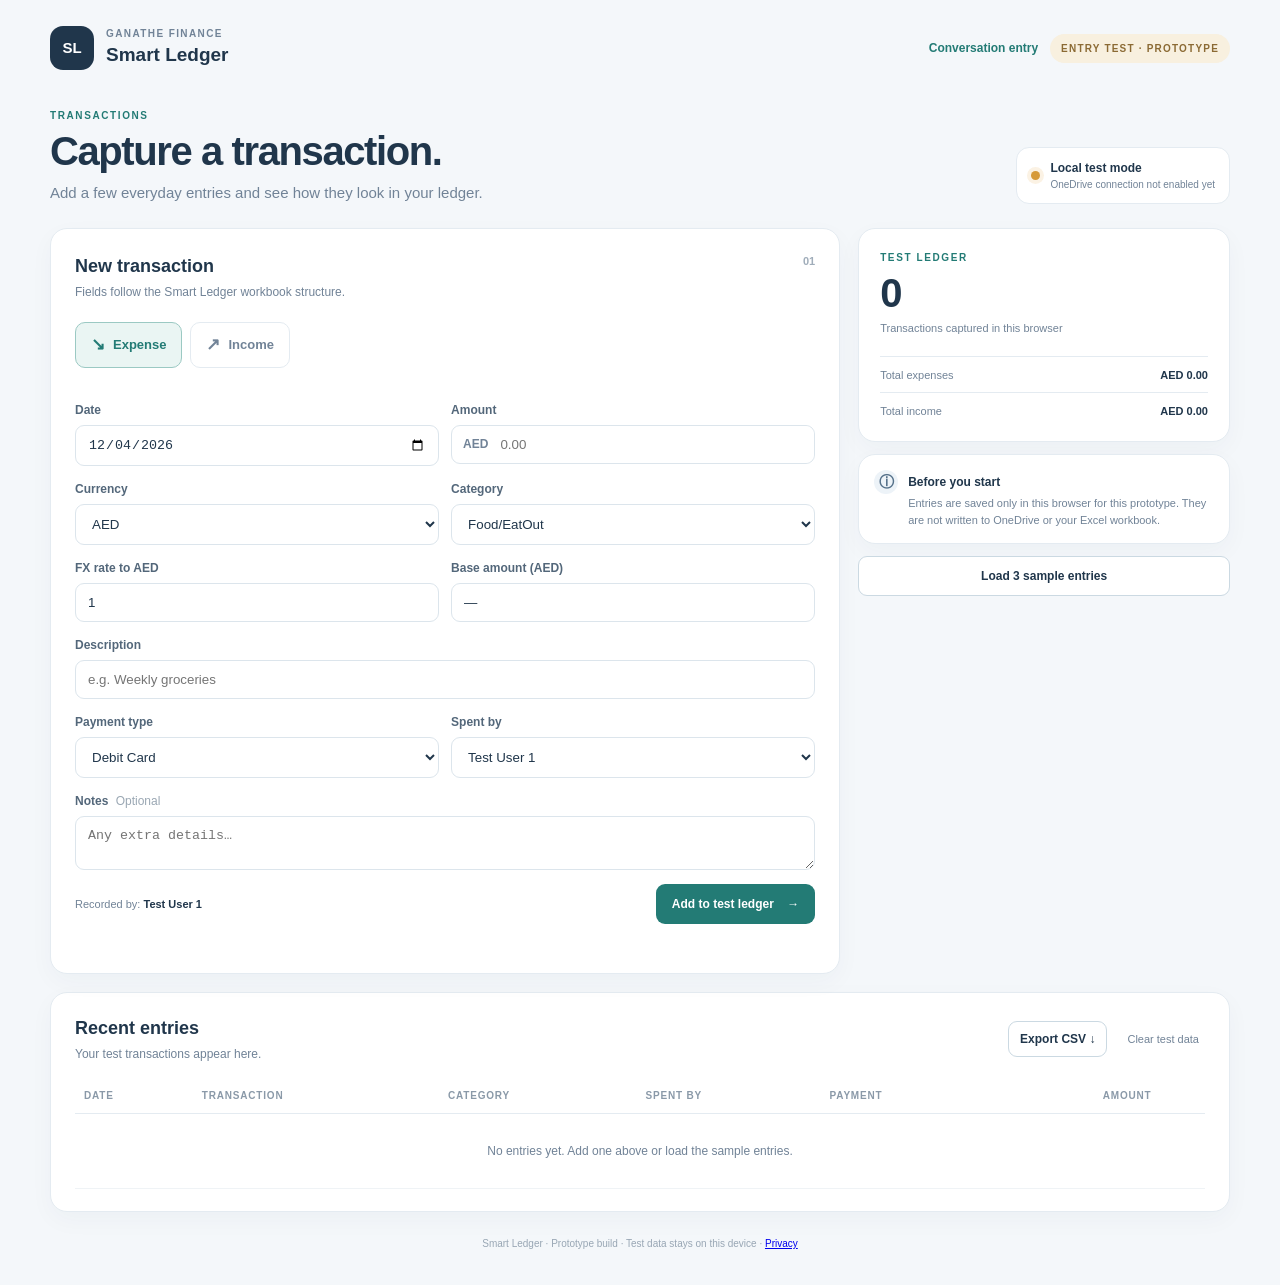
<file: entry-test.html>
<!doctype html>
<html lang="en">
<head>
  <meta charset="utf-8">
  <meta name="viewport" content="width=device-width, initial-scale=1">
  <meta name="theme-color" content="#243b53">
  <meta name="description" content="Smart Ledger transaction entry prototype.">
  <link rel="stylesheet" href="./assets/css/entry-test.css">
  <title>Smart Ledger | Entry Test</title>
</head>
<body>
  <div class="page">
    <header class="header">
      <a class="brand" href="./index.html" aria-label="Smart Ledger home"><span class="brand-icon">SL</span><span><small>GANATHE FINANCE</small><strong>Smart Ledger</strong></span></a>
      <nav style="display:flex;align-items:center;gap:12px"><a href="./conversation-test.html" style="font-size:12px;font-weight:800;color:#237b75;text-decoration:none">Conversation entry</a><span class="prototype-tag">ENTRY TEST · PROTOTYPE</span></nav>
    </header>
    <section class="intro">
      <div><p class="eyebrow">TRANSACTIONS</p><h1>Capture a transaction.</h1><p>Add a few everyday entries and see how they look in your ledger.</p></div>
      <div class="connection"><span class="pulse"></span><span><b>Local test mode</b><small>OneDrive connection not enabled yet</small></span></div>
    </section>
    <main class="layout">
      <section class="panel form-panel">
        <div class="panel-heading"><div><h2>New transaction</h2><p>Fields follow the Smart Ledger workbook structure.</p></div><span class="step">01</span></div>
        <form id="transaction-form">
          <div class="type-switch" role="group" aria-label="Transaction type">
            <label class="type-option active" data-type="Expense"><input type="radio" name="type" value="Expense" checked><span>↘</span> Expense</label>
            <label class="type-option" data-type="Income"><input type="radio" name="type" value="Income"><span>↗</span> Income</label>
          </div>
          <div class="grid two">
            <label>Date<input id="date" name="date" type="date" required></label>
            <label>Amount<div class="amount-wrap"><span id="currency-prefix">AED</span><input id="amount" name="amount" type="number" min="0.01" step="0.01" placeholder="0.00" required></div></label>
          </div>
          <div class="grid two">
            <label>Currency<select id="currency" name="currency"><option>AED</option><option>INR</option><option>USD</option><option>OMR</option><option>SGD</option><option>EUR</option><option>GBP</option></select></label>
            <label>Category<select id="category" name="category" required></select></label>
          </div>
          <div class="grid two" id="fx-row" hidden>
            <label>FX rate to AED<input id="fx-rate" name="fxRate" type="number" min="0.000001" step="any" value="1" required></label>
            <label>Base amount (AED)<input id="base-amount" type="text" readonly value="—"></label>
          </div>
          <label>Description<input id="description" name="description" maxlength="120" placeholder="e.g. Weekly groceries" required></label>
          <div class="grid two">
            <label>Payment type<select id="payment" name="payment"><option>Debit Card</option><option>Credit Card</option><option>Cash</option><option>Bank Transfer</option><option>Digital Wallet</option><option>Other</option></select></label>
            <label>Spent by<select id="spent-by" name="spentBy"><option value="TEST_USER_1">Test User 1</option><option value="TEST_USER_2">Test User 2</option><option value="TEST_USER_3">Test User 3</option></select></label>
          </div>
          <label>Notes <span class="optional">Optional</span><textarea id="notes" name="notes" rows="2" maxlength="500" placeholder="Any extra details…"></textarea></label>
          <div class="form-foot"><p>Recorded by: <b>Test User 1</b></p><button class="primary" type="submit">Add to test ledger <span>→</span></button></div>
          <p id="form-message" class="message" role="status" aria-live="polite"></p>
        </form>
      </section>
      <aside class="side">
        <section class="summary-card">
          <p class="eyebrow">TEST LEDGER</p><div class="summary-number" id="total-count">0</div><p>Transactions captured in this browser</p>
          <div class="summary-line"><span>Total expenses</span><b id="total-expense">AED 0.00</b></div>
          <div class="summary-line"><span>Total income</span><b id="total-income">AED 0.00</b></div>
        </section>
        <section class="note-card"><span class="note-icon">ⓘ</span><div><b>Before you start</b><p>Entries are saved only in this browser for this prototype. They are not written to OneDrive or your Excel workbook.</p></div></section>
        <button id="load-samples" class="secondary" type="button">Load 3 sample entries</button>
      </aside>
    </main>
    <section class="panel ledger-panel">
      <div class="panel-heading ledger-heading"><div><h2>Recent entries</h2><p>Your test transactions appear here.</p></div><div class="actions"><button id="export-csv" class="secondary small" type="button">Export CSV ↓</button><button id="clear-all" class="text-button" type="button">Clear test data</button></div></div>
      <div class="table-wrap"><table><thead><tr><th>Date</th><th>Transaction</th><th>Category</th><th>Spent by</th><th>Payment</th><th class="right">Amount</th><th></th></tr></thead><tbody id="entries"><tr class="empty"><td colspan="7">No entries yet. Add one above or load the sample entries.</td></tr></tbody></table></div>
    </section>
    <footer>Smart Ledger · Prototype build · Test data stays on this device · <a href="./privacy-policy.html">Privacy</a></footer>
  </div>
  <script src="./assets/js/entry-test.js" defer></script>
</body>
</html>
</file>
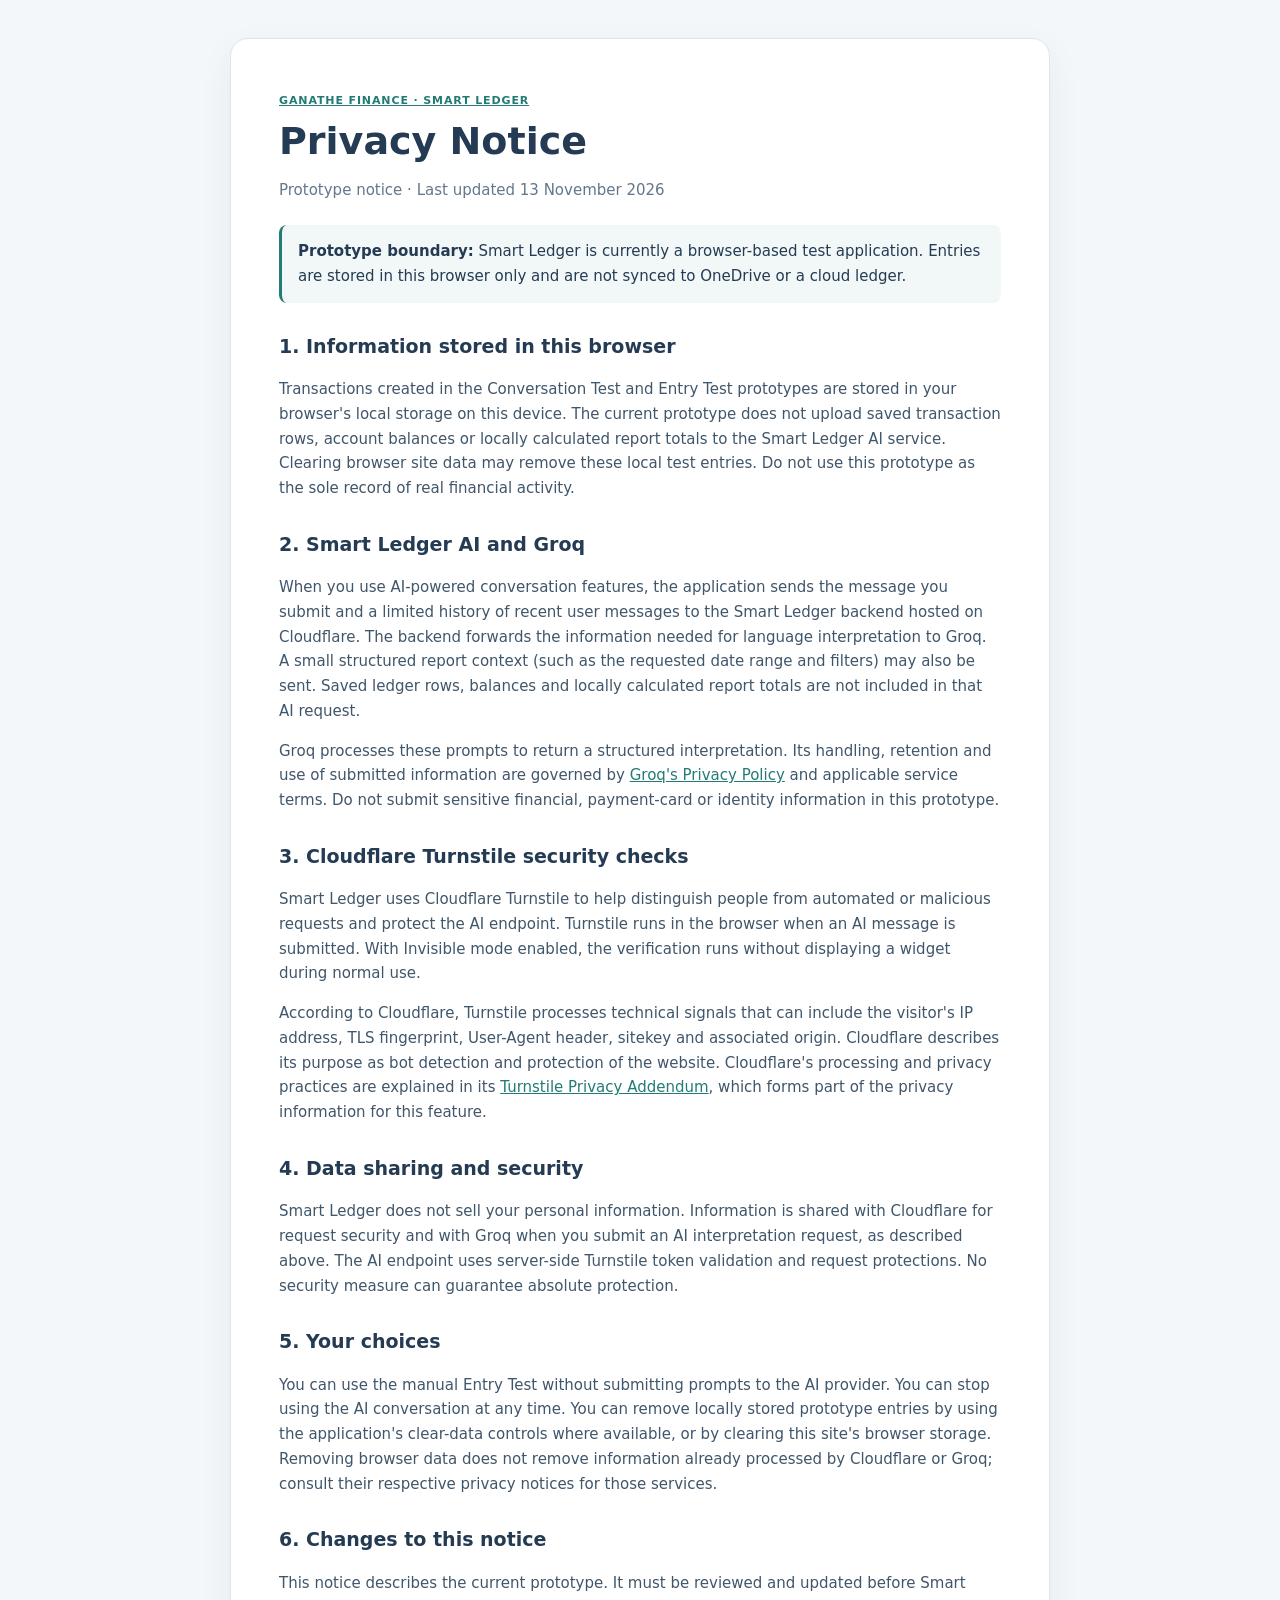
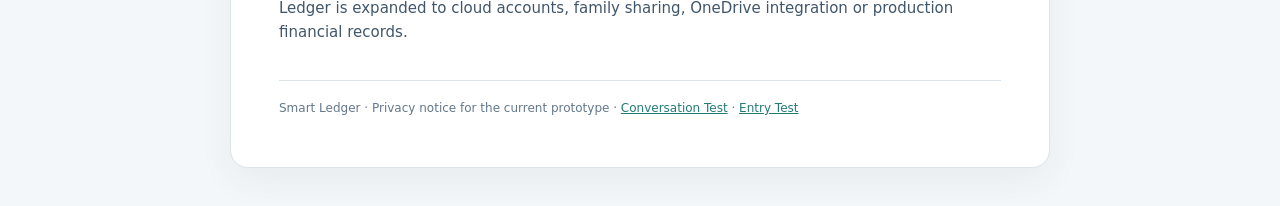
<file: privacy-policy.html>
<!doctype html>
<html lang="en">
<head>
  <meta charset="utf-8">
  <meta name="viewport" content="width=device-width, initial-scale=1">
  <meta name="theme-color" content="#243b53">
  <meta name="description" content="Smart Ledger privacy notice for the prototype and its use of Cloudflare Turnstile and Groq AI.">
  <title>Smart Ledger | Privacy Notice</title>
  <style>
    :root{color-scheme:light;--ink:#243b53;--muted:#63788b;--line:#dce5ec;--teal:#237b75}
    *{box-sizing:border-box}body{margin:0;background:#f4f7f9;color:var(--ink);font:15px/1.65 system-ui,-apple-system,BlinkMacSystemFont,"Segoe UI",sans-serif}
    main{width:min(820px,calc(100% - 32px));margin:38px auto;background:#fff;border:1px solid var(--line);border-radius:18px;padding:clamp(22px,5vw,48px);box-shadow:0 12px 35px rgba(29,54,76,.06)}
    a{color:var(--teal);overflow-wrap:anywhere}h1{font-size:clamp(28px,5vw,38px);line-height:1.15;margin:8px 0}h2{font-size:19px;margin:28px 0 8px}p,li{color:#40566a}small,.meta{color:var(--muted)}.brand{font-weight:800;letter-spacing:.08em;color:var(--teal);font-size:11px}.notice{padding:14px 16px;border-left:3px solid var(--teal);background:#f2f8f7;border-radius:8px;margin:22px 0}
    footer{margin-top:35px;padding-top:18px;border-top:1px solid var(--line);font-size:12px;color:var(--muted)}
  </style>
</head>
<body>
<main>
  <a class="brand" href="./index.html">GANATHE FINANCE · SMART LEDGER</a>
  <h1>Privacy Notice</h1>
  <p class="meta">Prototype notice · Last updated 13 November 2026</p>
  <div class="notice"><strong>Prototype boundary:</strong> Smart Ledger is currently a browser-based test application. Entries are stored in this browser only and are not synced to OneDrive or a cloud ledger.</div>

  <h2>1. Information stored in this browser</h2>
  <p>Transactions created in the Conversation Test and Entry Test prototypes are stored in your browser's local storage on this device. The current prototype does not upload saved transaction rows, account balances or locally calculated report totals to the Smart Ledger AI service. Clearing browser site data may remove these local test entries. Do not use this prototype as the sole record of real financial activity.</p>

  <h2>2. Smart Ledger AI and Groq</h2>
  <p>When you use AI-powered conversation features, the application sends the message you submit and a limited history of recent user messages to the Smart Ledger backend hosted on Cloudflare. The backend forwards the information needed for language interpretation to Groq. A small structured report context (such as the requested date range and filters) may also be sent. Saved ledger rows, balances and locally calculated report totals are not included in that AI request.</p>
  <p>Groq processes these prompts to return a structured interpretation. Its handling, retention and use of submitted information are governed by <a href="https://groq.com/privacy-policy/" target="_blank" rel="noopener noreferrer">Groq's Privacy Policy</a> and applicable service terms. Do not submit sensitive financial, payment-card or identity information in this prototype.</p>

  <h2>3. Cloudflare Turnstile security checks</h2>
  <p>Smart Ledger uses Cloudflare Turnstile to help distinguish people from automated or malicious requests and protect the AI endpoint. Turnstile runs in the browser when an AI message is submitted. With Invisible mode enabled, the verification runs without displaying a widget during normal use.</p>
  <p>According to Cloudflare, Turnstile processes technical signals that can include the visitor's IP address, TLS fingerprint, User-Agent header, sitekey and associated origin. Cloudflare describes its purpose as bot detection and protection of the website. Cloudflare's processing and privacy practices are explained in its <a href="https://www.cloudflare.com/en-gb/turnstile-privacy-policy/" target="_blank" rel="noopener noreferrer">Turnstile Privacy Addendum</a>, which forms part of the privacy information for this feature.</p>

  <h2>4. Data sharing and security</h2>
  <p>Smart Ledger does not sell your personal information. Information is shared with Cloudflare for request security and with Groq when you submit an AI interpretation request, as described above. The AI endpoint uses server-side Turnstile token validation and request protections. No security measure can guarantee absolute protection.</p>

  <h2>5. Your choices</h2>
  <p>You can use the manual Entry Test without submitting prompts to the AI provider. You can stop using the AI conversation at any time. You can remove locally stored prototype entries by using the application's clear-data controls where available, or by clearing this site's browser storage. Removing browser data does not remove information already processed by Cloudflare or Groq; consult their respective privacy notices for those services.</p>

  <h2>6. Changes to this notice</h2>
  <p>This notice describes the current prototype. It must be reviewed and updated before Smart Ledger is expanded to cloud accounts, family sharing, OneDrive integration or production financial records.</p>

  <footer>Smart Ledger · Privacy notice for the current prototype · <a href="./conversation-test.html">Conversation Test</a> · <a href="./entry-test.html">Entry Test</a></footer>
</main>
</body>
</html>
</file>
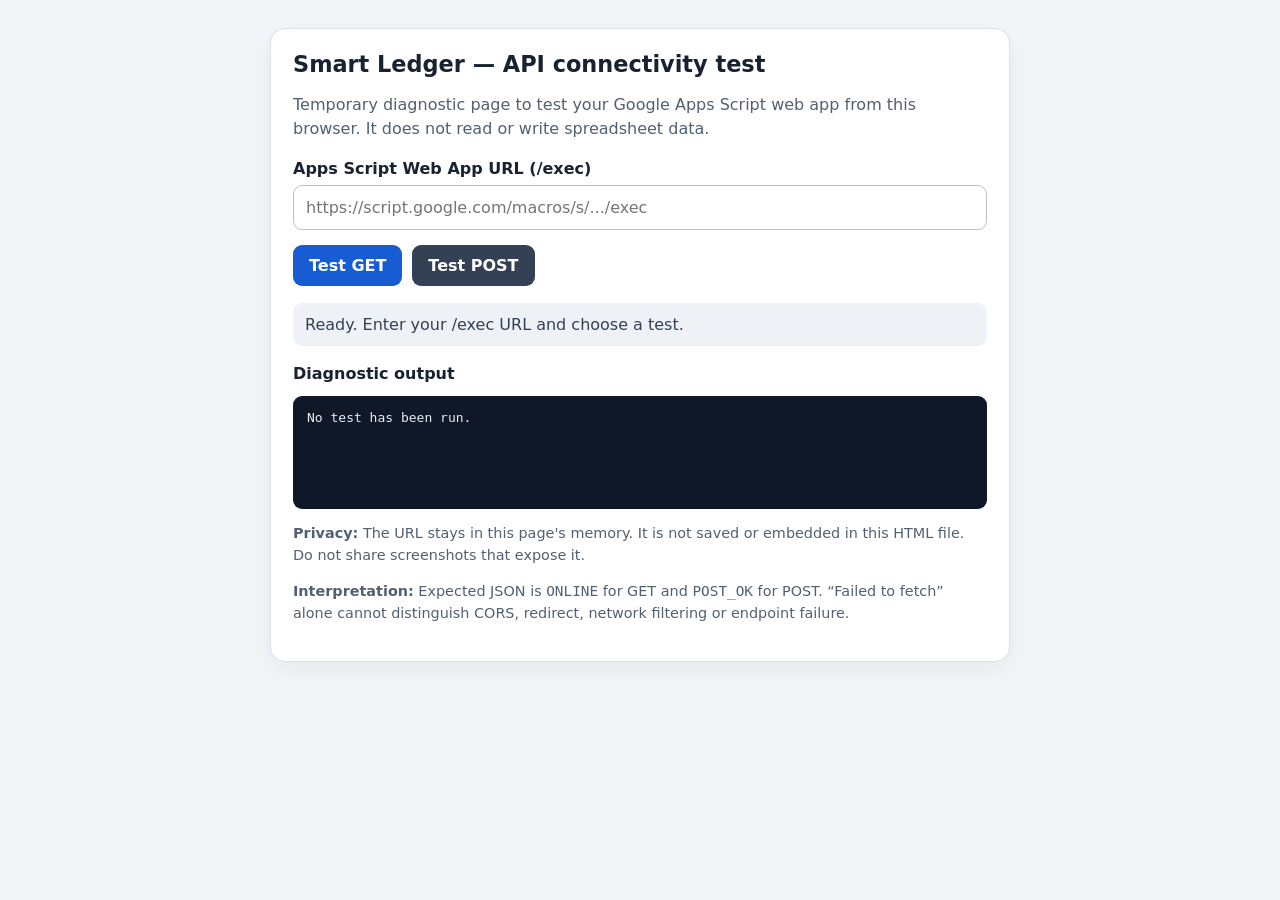
<file: api-test/smartledger-api-test.html>
<!doctype html>
<html lang="en">
<head>
<meta charset="utf-8"><meta name="viewport" content="width=device-width,initial-scale=1">
<title>Smart Ledger API Connectivity Test</title>
<style>
:root{font-family:system-ui,-apple-system,"Segoe UI",sans-serif;color-scheme:light dark}
body{margin:0;background:#f3f5f9;color:#182230}main{max-width:740px;margin:28px auto;padding:0 15px}
.panel{background:white;border:1px solid #d9e0e8;border-radius:15px;padding:22px;box-shadow:0 7px 24px #18223010}
h1{font-size:1.4rem;margin:0 0 8px}p{line-height:1.5;color:#526071}
label{display:block;font-weight:650;margin:18px 0 7px}
input{box-sizing:border-box;width:100%;padding:12px;border:1px solid #b8c3d1;border-radius:9px;font:inherit}
.buttons{display:flex;gap:10px;flex-wrap:wrap;margin-top:15px}
button{border:0;border-radius:9px;padding:11px 16px;font:inherit;font-weight:650;background:#175cd3;color:white}
button.secondary{background:#344054}button:disabled{opacity:.55}
.status{margin-top:17px;padding:12px;border-radius:9px;background:#eef2f6;color:#344054}
.status.ok{background:#e8f7ee;color:#17663a}.status.bad{background:#fff0ef;color:#a3261d}
pre{white-space:pre-wrap;overflow-wrap:anywhere;background:#101828;color:#e6edf7;padding:14px;border-radius:9px;min-height:85px}
.note{font-size:.9rem}
@media(prefers-color-scheme:dark){body{background:#101828;color:#e6edf7}.panel{background:#182230;border-color:#344054}p{color:#b8c4d3}input{background:#101828;color:#e6edf7;border-color:#526071}.status{background:#263445;color:#e6edf7}.status.ok{background:#123b29;color:#a6f4c5}.status.bad{background:#4b211f;color:#fecdca}}
</style></head>
<body><main><section class="panel">
<h1>Smart Ledger — API connectivity test</h1>
<p>Temporary diagnostic page to test your Google Apps Script web app from this browser. It does not read or write spreadsheet data.</p>
<label for="apiUrl">Apps Script Web App URL (/exec)</label>
<input id="apiUrl" type="url" autocomplete="off" placeholder="https://script.google.com/macros/s/.../exec">
<div class="buttons"><button id="getBtn" onclick="runTest('GET')">Test GET</button><button id="postBtn" class="secondary" onclick="runTest('POST')">Test POST</button></div>
<div id="status" class="status" role="status" aria-live="polite">Ready. Enter your /exec URL and choose a test.</div>
<label for="output">Diagnostic output</label><pre id="output">No test has been run.</pre>
<p class="note"><strong>Privacy:</strong> The URL stays in this page's memory. It is not saved or embedded in this HTML file. Do not share screenshots that expose it.</p>
<p class="note"><strong>Interpretation:</strong> Expected JSON is <code>ONLINE</code> for GET and <code>POST_OK</code> for POST. “Failed to fetch” alone cannot distinguish CORS, redirect, network filtering or endpoint failure.</p>
</section></main>
<script>
async function runTest(method){
 const url=document.getElementById('apiUrl').value.trim(),status=document.getElementById('status'),output=document.getElementById('output');
 const buttons=[document.getElementById('getBtn'),document.getElementById('postBtn')];
 if(!/^https:\/\/script\.google\.com\/macros\/s\/[^/]+\/exec(?:\?.*)?$/.test(url)){
  status.className='status bad';status.textContent='Enter the full Google Apps Script Web App URL ending in /exec.';return;
 }
 buttons.forEach(b=>b.disabled=true);status.className='status';status.textContent='Running '+method+' test…';output.textContent='Waiting for response…';
 const started=performance.now();
 try{
  const opts=method==='GET'?{method:'GET',redirect:'follow',cache:'no-store'}:{
   method:'POST',headers:{'Content-Type':'text/plain;charset=utf-8'},
   body:JSON.stringify({action:'ping',source:'SmartLedger_Temporary_HTML_Test',clientTime:new Date().toISOString()}),
   redirect:'follow',cache:'no-store'
  };
  const response=await fetch(url,opts),raw=await response.text();let parsed;
  try{parsed=JSON.parse(raw)}catch(_){parsed={note:'Response was not valid JSON',responsePreview:raw.slice(0,1000)}}
  const expected=method==='GET'?parsed.status==='ONLINE':parsed.status==='POST_OK';
  output.textContent=JSON.stringify({test:method,httpStatus:response.status,responseOk:response.ok,finalResponseUrl:response.url,elapsedMs:Math.round(performance.now()-started),response:parsed},null,2);
  status.className=response.ok&&expected?'status ok':'status bad';
  status.textContent=response.ok&&expected?method+' test passed. Browser received the expected JSON response.':method+' returned a response, but not the expected result.';
 }catch(error){
  status.className='status bad';status.textContent=method+' test failed in the browser.';
  output.textContent=JSON.stringify({test:method,elapsedMs:Math.round(performance.now()-started),errorName:error&&error.name,errorMessage:error&&error.message,note:'Browser error details are limited. Check Apps Script Executions immediately after this test.'},null,2);
 }finally{buttons.forEach(b=>b.disabled=false)}
}
</script></body></html>
</file>
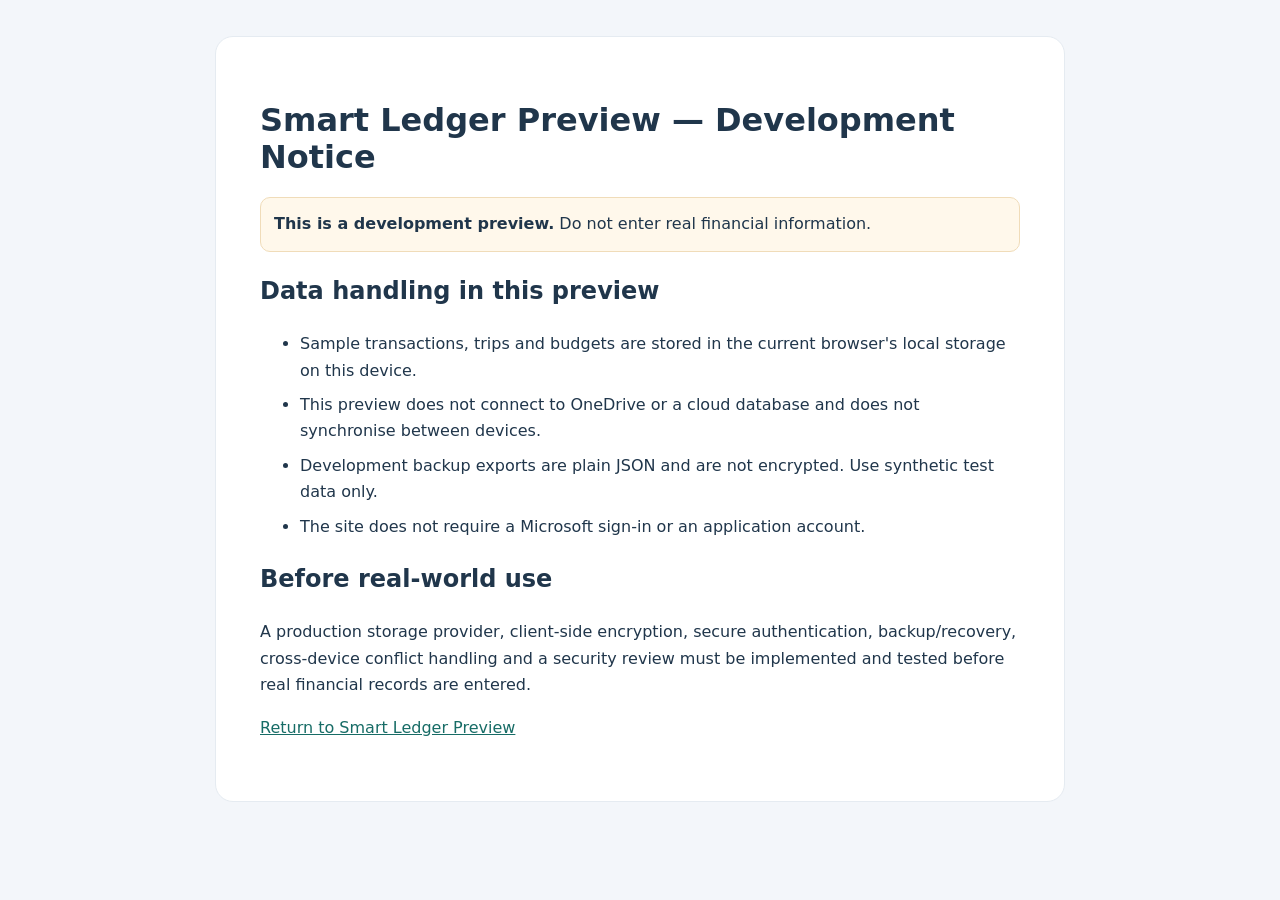
<file: preview/privacy-policy.html>
<!doctype html>
<html lang="en">
<head>
  <meta charset="utf-8">
  <meta name="viewport" content="width=device-width, initial-scale=1">
  <meta name="theme-color" content="#20364b">
  <title>Smart Ledger Preview — Development Notice</title>
  <style>
    body{margin:0;background:#f3f6fa;color:#20364b;font:16px/1.65 system-ui,Segoe UI,sans-serif}
    main{width:min(760px,calc(100% - 32px));margin:36px auto;padding:clamp(22px,5vw,44px);background:#fff;border:1px solid #e5ebf1;border-radius:18px}
    h1{line-height:1.15}a{color:#176c66}li{margin:8px 0}.notice{padding:13px;border-radius:10px;background:#fff8eb;border:1px solid #f0dcb9}
  </style>
</head>
<body>
<main>
  <h1>Smart Ledger Preview — Development Notice</h1>
  <p class="notice"><strong>This is a development preview.</strong> Do not enter real financial information.</p>
  <h2>Data handling in this preview</h2>
  <ul>
    <li>Sample transactions, trips and budgets are stored in the current browser's local storage on this device.</li>
    <li>This preview does not connect to OneDrive or a cloud database and does not synchronise between devices.</li>
    <li>Development backup exports are plain JSON and are not encrypted. Use synthetic test data only.</li>
    <li>The site does not require a Microsoft sign-in or an application account.</li>
  </ul>
  <h2>Before real-world use</h2>
  <p>A production storage provider, client-side encryption, secure authentication, backup/recovery, cross-device conflict handling and a security review must be implemented and tested before real financial records are entered.</p>
  <p><a href="./">Return to Smart Ledger Preview</a></p>
</main>
</body>
</html>
</file>
<file: assets/css/app.css>
:root{color-scheme:light;--ink:#20364b;--muted:#718398;--canvas:#f3f6fa;--surface:#fff;--line:#e5ebf1;--teal:#1d827a;--teal-dark:#176c66;--shadow:0 12px 32px rgba(31,54,76,.055)}
*{box-sizing:border-box}body{margin:0;background:var(--canvas);color:var(--ink);font:15px/1.5 Aptos,"Segoe UI",sans-serif}button,input,select{font:inherit}button{cursor:pointer}a{color:inherit;text-decoration:none}.app-shell{width:min(1240px,calc(100% - 40px));margin:auto}.topbar{height:82px;display:flex;align-items:center;justify-content:space-between;border-bottom:1px solid var(--line)}.brand{display:flex;align-items:center;gap:12px}.brand-mark{width:43px;height:43px;border-radius:14px;background:var(--ink);display:grid;place-items:center;color:#fff;font-weight:800;letter-spacing:-.04em}.brand strong{display:block;font-size:18px;line-height:1.1}.eyebrow{margin:0 0 4px;color:var(--muted);font-size:10px;font-weight:800;letter-spacing:.15em}.header-actions{display:flex;align-items:center;gap:12px}.sync-pill{display:inline-flex;align-items:center;gap:7px;padding:7px 11px;border:1px solid var(--line);border-radius:20px;background:#fff;color:#6d7e90;font-size:11px;font-weight:700}.sync-dot{width:7px;height:7px;border-radius:50%;background:#d39b3b}.sync-pill[data-state=connected] .sync-dot{background:#29956f}.sync-pill[data-state=error] .sync-dot{background:#d45d58}.welcome-row{display:flex;align-items:flex-end;justify-content:space-between;padding:35px 0 22px}.welcome-row h1{margin:4px 0 6px;font-size:clamp(30px,4vw,42px);letter-spacing:-.04em;line-height:1.08}.welcome-row h1 span{color:var(--teal)}.welcome-copy{margin:0;color:var(--muted)}.date-chip{padding:8px 12px;border:1px solid var(--line);border-radius:12px;background:#fff;color:#62758a;font-size:12px;font-weight:700}.stats-grid{display:grid;grid-template-columns:repeat(3,1fr);gap:15px;margin-bottom:18px}.stat-card,.panel{background:var(--surface);border:1px solid var(--line);border-radius:17px;box-shadow:var(--shadow)}.stat-card{padding:18px 20px}.stat-top{display:flex;align-items:center;justify-content:space-between;color:var(--muted);font-size:12px;font-weight:700}.stat-icon{width:27px;height:27px;border-radius:9px;background:#eaf5f3;color:var(--teal);display:grid;place-items:center;font-size:16px}.stat-card strong{display:block;margin:9px 0 1px;font-size:25px;letter-spacing:-.04em}.stat-card small{color:#91a0af;font-size:11px}.workspace-grid{display:grid;grid-template-columns:minmax(0,1.55fr) minmax(300px,.9fr);gap:17px;align-items:start}.main-column,.side-column{display:grid;gap:17px}.panel{padding:20px}.panel-heading{display:flex;align-items:center;justify-content:space-between;gap:12px;margin-bottom:16px}.panel-heading h2{margin:0;font-size:18px;letter-spacing:-.02em}.panel-heading .eyebrow{margin-bottom:2px}.engine-label{padding:5px 9px;border-radius:20px;background:#edf7f5;color:var(--teal-dark);font-size:10px;font-weight:800}.chat-stream{display:grid;gap:11px;max-height:280px;overflow:auto;padding:1px 2px 8px}.chat-message{display:flex;gap:9px;align-items:flex-start}.avatar{flex:0 0 29px;height:29px;border-radius:10px;background:#eaf4f2;color:var(--teal);display:grid;place-items:center;font-size:9px;font-weight:900}.message-body{min-width:0;max-width:calc(100% - 38px);padding:10px 13px;border-radius:4px 13px 13px 13px;background:#f4f7fa;color:#40566b;font-size:13px}.message-body p{margin:0 0 6px}.message-body p:last-child{margin-bottom:0}.message-body .example-phrase{color:#246f6b;font-weight:700}.chat-message.user{justify-content:flex-end}.chat-message.user .avatar{display:none}.chat-message.user .message-body{background:#e9f4f2;color:#245f5b;border-radius:13px 4px 13px 13px}.suggestion-row{display:flex;flex-wrap:wrap;gap:7px;margin:5px 0 12px}.suggestion{border:1px solid #dce8e8;background:#fff;border-radius:20px;color:#49716f;padding:6px 10px;font-size:11px;font-weight:700}.suggestion:hover,.report-button:hover{border-color:#a9ceca;background:#f4faf9}.chat-entry{display:flex;gap:9px;padding:6px 7px 6px 14px;border:1px solid #dfe7ee;border-radius:13px;background:#fff}.chat-entry:focus-within{border-color:#8ebfba;box-shadow:0 0 0 3px rgba(29,130,122,.08)}.chat-entry input{width:100%;min-width:0;border:0;outline:0;background:transparent;color:var(--ink);font-size:13px}.send-button{width:35px;height:35px;flex:0 0 35px;border:0;border-radius:10px;background:var(--teal);color:#fff;font-size:18px}.micro-note{margin:9px 0 0;color:#95a2b0;font-size:10px}.quick-actions{display:grid;grid-template-columns:repeat(2,1fr);gap:10px}.quick-action{display:flex;align-items:center;gap:10px;text-align:left;padding:12px;border:1px solid var(--line);border-radius:12px;background:#fff;color:var(--ink)}.quick-action:hover{border-color:#b8d8d4;background:#fbfefd}.quick-icon{width:34px;height:34px;flex:0 0 34px;border-radius:11px;display:grid;place-items:center;font-size:19px;font-weight:700}.quick-icon.teal{background:#e9f5f2;color:#267e75}.quick-icon.blue{background:#edf3fb;color:#4d75a5}.quick-icon.amber{background:#fbf3e7;color:#a87930}.quick-icon.violet{background:#f2effb;color:#7b68ae}.quick-action strong{display:block;font-size:12px}.quick-action small{display:block;color:var(--muted);font-size:10px}.report-actions{display:grid;grid-template-columns:repeat(4,1fr);gap:8px}.report-button{padding:11px 8px;text-align:left;border:1px solid var(--line);border-radius:11px;background:#fff;color:var(--ink)}.report-button strong,.report-button small{display:block}.report-button strong{font-size:11px}.report-button small{margin-top:3px;color:var(--muted);font-size:9px}.report-result{margin-top:13px;padding:13px;border-radius:12px;background:#f4f8fa;color:#496174;font-size:12px}.report-result strong{color:var(--ink)}.text-button{padding:4px 0;border:0;background:none;color:var(--teal);font-size:11px;font-weight:800}.transaction-list,.trip-list{display:grid;gap:0}.transaction-item,.trip-item{display:flex;align-items:center;justify-content:space-between;gap:12px;padding:11px 0;border-top:1px solid #edf1f5}.transaction-item:first-child,.trip-item:first-child{border-top:0;padding-top:0}.item-main{display:flex;align-items:center;gap:10px;min-width:0}.item-icon{width:34px;height:34px;flex:0 0 34px;border-radius:11px;background:#f0f5f7;display:grid;place-items:center;color:#5e7485}.item-copy{min-width:0}.item-copy strong{display:block;overflow:hidden;text-overflow:ellipsis;white-space:nowrap;font-size:12px}.item-copy small{display:block;color:#8a99a8;font-size:10px}.item-amount{white-space:nowrap;font-size:12px;font-weight:800}.item-amount.income{color:#218568}.empty-state{padding:14px 5px;color:#91a0ad;font-size:12px;text-align:center}.trip-item{align-items:flex-start}.trip-item strong{font-size:12px}.trip-item small{display:block;color:var(--muted);font-size:10px}.trip-badge{padding:4px 7px;border-radius:20px;background:#edf6f4;color:#387d72;font-size:9px;font-weight:800}.connection-card{display:flex;align-items:center;gap:11px;padding:15px;border:1px solid #dbe9e7;border-radius:15px;background:#eef7f5}.connection-icon{width:35px;height:35px;flex:0 0 35px;border-radius:10px;background:#dcefeb;color:#277c73;display:grid;place-items:center;font-size:17px}.connection-card strong{font-size:12px}.connection-card p{margin:2px 0 0;color:#68827f;font-size:10px}.connection-card .button{margin-left:auto;flex:0 0 auto}footer{padding:22px 0 28px;color:#95a2af;font-size:10px;text-align:center}footer span{padding:0 5px}.button{display:inline-flex;align-items:center;justify-content:center;gap:7px;border:1px solid transparent;border-radius:10px;padding:10px 14px;font-size:12px;font-weight:800}.button-small{padding:8px 11px;font-size:11px}.button-primary{background:var(--teal);color:white}.button-primary:hover{background:var(--teal-dark)}.button-outline{border-color:#dce5eb;background:#fff;color:#51677a}.button-dark{background:var(--ink);color:#fff}.app-dialog{width:min(540px,calc(100% - 28px));max-width:540px;padding:0;border:1px solid var(--line);border-radius:18px;box-shadow:0 24px 80px rgba(20,40,60,.24);color:var(--ink)}.app-dialog::backdrop{background:rgba(22,38,54,.42);backdrop-filter:blur(3px)}.app-dialog form{padding:22px}.dialog-heading{display:flex;justify-content:space-between;align-items:flex-start;margin-bottom:18px}.dialog-heading h2{margin:0;font-size:21px}.icon-button{width:32px;height:32px;border:0;border-radius:9px;background:#f1f5f8;color:#607589;font-size:22px;line-height:1}.form-grid{display:grid;grid-template-columns:1fr 1fr;gap:13px}.form-grid label{display:grid;gap:5px;color:#65798b;font-size:11px;font-weight:700}.form-grid input,.form-grid select{width:100%;min-width:0;height:39px;padding:8px 10px;border:1px solid #dfe6ec;border-radius:9px;background:#fff;color:var(--ink);outline:0;font-size:12px}.form-grid input:focus,.form-grid select:focus{border-color:#8dbdb7;box-shadow:0 0 0 3px rgba(29,130,122,.08)}.span-2{grid-column:span 2}.dialog-actions{display:flex;justify-content:flex-end;gap:9px;margin-top:20px}.sr-only{position:absolute;width:1px;height:1px;padding:0;margin:-1px;overflow:hidden;clip:rect(0,0,0,0);white-space:nowrap;border:0}
@media(max-width:850px){.workspace-grid{grid-template-columns:1fr}.side-column{grid-template-columns:1fr 1fr}.connection-card{grid-column:span 2}.report-actions{grid-template-columns:repeat(4,1fr)}}
@media(max-width:600px){.app-shell{width:calc(100% - 24px)}.topbar{height:68px}.brand-mark{width:38px;height:38px}.sync-pill{display:none}.welcome-row{padding:25px 0 18px;align-items:flex-start}.date-chip{font-size:10px;padding:6px 8px}.stats-grid{gap:8px}.stat-card{padding:12px 11px}.stat-card strong{font-size:17px}.stat-card small{font-size:9px}.stat-top{font-size:10px}.stat-icon{width:22px;height:22px}.panel{padding:15px}.side-column{grid-template-columns:1fr}.connection-card{grid-column:auto}.quick-actions{gap:8px}.quick-action{padding:10px 8px}.report-actions{grid-template-columns:repeat(2,1fr)}.panel-heading h2{font-size:16px}.engine-label{font-size:9px}}

/* Transaction confirmation actions */
.draft-actions{display:flex;flex-wrap:wrap;gap:7px;margin-top:10px}


/* Feature MVP additions */
.development-banner{display:flex;gap:9px;align-items:center;margin:16px 0 0;padding:10px 13px;border:1px solid #f0dcb9;border-radius:11px;background:#fff8eb;color:#80612e;font-size:11px}
.development-banner strong{white-space:nowrap;color:#79531b}
.header-actions{gap:7px;flex-wrap:wrap;justify-content:flex-end}
.workspace-grid{grid-template-columns:minmax(0,1.25fr) minmax(340px,.95fr)}
.side-column{gap:14px}
.filter-grid{display:grid;grid-template-columns:1fr 1fr;gap:7px;margin-bottom:12px}
.filter-grid input,.filter-grid select,.custom-report input{width:100%;min-width:0;padding:8px 9px;border:1px solid var(--line);border-radius:9px;background:#fff;color:var(--ink);font:inherit;font-size:11px}
.filter-grid input{grid-column:span 2}
.managed-transaction{align-items:flex-start;padding:12px 0}
.transaction-side{display:grid;justify-items:end;gap:5px;flex:0 0 auto}
.row-actions,.trip-actions{display:flex;align-items:center;gap:7px;flex-wrap:wrap}
.row-actions button,.trip-actions button{border:0;background:transparent;color:var(--teal);padding:2px 0;font-size:10px;font-weight:800}
.row-actions button:last-child{color:#b35d58}
.list-footnote{margin:9px 0 0;color:#96a3af;font-size:10px;text-align:right}
.budget-list{display:grid;gap:13px}
.budget-item{padding:10px 0;border-top:1px solid #edf1f5}
.budget-item:first-child{padding-top:0;border-top:0}
.budget-heading,.budget-foot{display:flex;align-items:center;justify-content:space-between;gap:8px}
.budget-heading strong{font-size:11px}
.budget-heading span{color:#738496;font-size:10px;font-weight:700}
.budget-track{height:7px;margin:8px 0 5px;border-radius:8px;background:#edf1f4;overflow:hidden}
.budget-track span{display:block;height:100%;border-radius:8px;background:#3c9a83}
.budget-track span.near{background:#d3a34f}
.budget-track span.over{background:#c96a64}
.budget-foot small{color:#8292a1;font-size:9px}
.trip-item{gap:8px}
.trip-actions{justify-content:flex-end}
.custom-report{display:flex;align-items:flex-end;gap:9px;flex-wrap:wrap;margin-top:13px;padding-top:12px;border-top:1px solid var(--line)}
.custom-report label{display:grid;gap:4px;color:var(--muted);font-size:10px;font-weight:700}
.custom-report input{min-width:132px}
.custom-report .button{align-self:end}
.report-result{line-height:1.45}
.report-period{margin:0 0 10px;color:#8796a5;font-size:10px}
.report-summary-grid{display:grid;grid-template-columns:1fr 1fr;gap:10px}
.report-summary-grid>div{display:grid;gap:3px;padding:11px;border:1px solid #e7edf1;border-radius:10px;background:#fff}
.report-summary-grid small,.report-summary-grid span{color:#8192a2;font-size:9px}
.report-summary-grid strong{font-size:12px;color:var(--ink)}
.report-result h3{margin:14px 0 5px;font-size:11px}
.report-breakdown{display:grid;gap:6px}
.report-breakdown>div{display:flex;justify-content:space-between;gap:12px;padding:5px 0;border-bottom:1px solid #e8edf1;font-size:11px}
.report-breakdown strong{white-space:nowrap}
.empty-report{color:#8796a5;font-size:11px}
.form-help{margin:12px 0 0;color:#8392a0;font-size:10px}
@media(max-width:900px){.workspace-grid{grid-template-columns:1fr}.side-column{grid-template-columns:1fr 1fr}.side-column>.panel:first-child{grid-column:span 2}}
@media(max-width:640px){.app-shell{width:calc(100% - 20px)}.topbar{height:auto;min-height:68px;padding:10px 0;align-items:flex-start;gap:10px}.header-actions{max-width:64%}.header-actions .button{font-size:9px;padding:7px 8px}.development-banner{align-items:flex-start;flex-direction:column;gap:2px}.welcome-row{gap:8px}.stats-grid{grid-template-columns:1fr 1fr}.stat-card strong{font-size:16px}.side-column{grid-template-columns:1fr}.side-column>.panel:first-child{grid-column:auto}.filter-grid{grid-template-columns:1fr 1fr}.custom-report{align-items:stretch}.custom-report label{flex:1}.custom-report .button{align-self:end}.report-summary-grid{grid-template-columns:1fr 1fr}}


/* Chat-first transaction controls */
.conversation-tools{display:flex;align-items:center;gap:10px;flex-wrap:wrap}.conversation-tools .text-button{white-space:nowrap}
</file>
<file: preview/assets/css/app.css>
:root{color-scheme:light;--ink:#20364b;--muted:#718398;--canvas:#f3f6fa;--surface:#fff;--line:#e5ebf1;--teal:#1d827a;--teal-dark:#176c66;--shadow:0 12px 32px rgba(31,54,76,.055)}
*{box-sizing:border-box}body{margin:0;background:var(--canvas);color:var(--ink);font:15px/1.5 Aptos,"Segoe UI",sans-serif}button,input,select{font:inherit}button{cursor:pointer}a{color:inherit;text-decoration:none}.app-shell{width:min(1240px,calc(100% - 40px));margin:auto}.topbar{height:82px;display:flex;align-items:center;justify-content:space-between;border-bottom:1px solid var(--line)}.brand{display:flex;align-items:center;gap:12px}.brand-mark{width:43px;height:43px;border-radius:14px;background:var(--ink);display:grid;place-items:center;color:#fff;font-weight:800;letter-spacing:-.04em}.brand strong{display:block;font-size:18px;line-height:1.1}.eyebrow{margin:0 0 4px;color:var(--muted);font-size:10px;font-weight:800;letter-spacing:.15em}.header-actions{display:flex;align-items:center;gap:12px}.sync-pill{display:inline-flex;align-items:center;gap:7px;padding:7px 11px;border:1px solid var(--line);border-radius:20px;background:#fff;color:#6d7e90;font-size:11px;font-weight:700}.sync-dot{width:7px;height:7px;border-radius:50%;background:#d39b3b}.sync-pill[data-state=connected] .sync-dot{background:#29956f}.sync-pill[data-state=error] .sync-dot{background:#d45d58}.welcome-row{display:flex;align-items:flex-end;justify-content:space-between;padding:35px 0 22px}.welcome-row h1{margin:4px 0 6px;font-size:clamp(30px,4vw,42px);letter-spacing:-.04em;line-height:1.08}.welcome-row h1 span{color:var(--teal)}.welcome-copy{margin:0;color:var(--muted)}.date-chip{padding:8px 12px;border:1px solid var(--line);border-radius:12px;background:#fff;color:#62758a;font-size:12px;font-weight:700}.stats-grid{display:grid;grid-template-columns:repeat(3,1fr);gap:15px;margin-bottom:18px}.stat-card,.panel{background:var(--surface);border:1px solid var(--line);border-radius:17px;box-shadow:var(--shadow)}.stat-card{padding:18px 20px}.stat-top{display:flex;align-items:center;justify-content:space-between;color:var(--muted);font-size:12px;font-weight:700}.stat-icon{width:27px;height:27px;border-radius:9px;background:#eaf5f3;color:var(--teal);display:grid;place-items:center;font-size:16px}.stat-card strong{display:block;margin:9px 0 1px;font-size:25px;letter-spacing:-.04em}.stat-card small{color:#91a0af;font-size:11px}.workspace-grid{display:grid;grid-template-columns:minmax(0,1.55fr) minmax(300px,.9fr);gap:17px;align-items:start}.main-column,.side-column{display:grid;gap:17px}.panel{padding:20px}.panel-heading{display:flex;align-items:center;justify-content:space-between;gap:12px;margin-bottom:16px}.panel-heading h2{margin:0;font-size:18px;letter-spacing:-.02em}.panel-heading .eyebrow{margin-bottom:2px}.engine-label{padding:5px 9px;border-radius:20px;background:#edf7f5;color:var(--teal-dark);font-size:10px;font-weight:800}.chat-stream{display:grid;gap:11px;max-height:280px;overflow:auto;padding:1px 2px 8px}.chat-message{display:flex;gap:9px;align-items:flex-start}.avatar{flex:0 0 29px;height:29px;border-radius:10px;background:#eaf4f2;color:var(--teal);display:grid;place-items:center;font-size:9px;font-weight:900}.message-body{min-width:0;max-width:calc(100% - 38px);padding:10px 13px;border-radius:4px 13px 13px 13px;background:#f4f7fa;color:#40566b;font-size:13px}.message-body p{margin:0 0 6px}.message-body p:last-child{margin-bottom:0}.message-body .example-phrase{color:#246f6b;font-weight:700}.chat-message.user{justify-content:flex-end}.chat-message.user .avatar{display:none}.chat-message.user .message-body{background:#e9f4f2;color:#245f5b;border-radius:13px 4px 13px 13px}.suggestion-row{display:flex;flex-wrap:wrap;gap:7px;margin:5px 0 12px}.suggestion{border:1px solid #dce8e8;background:#fff;border-radius:20px;color:#49716f;padding:6px 10px;font-size:11px;font-weight:700}.suggestion:hover,.report-button:hover{border-color:#a9ceca;background:#f4faf9}.chat-entry{display:flex;gap:9px;padding:6px 7px 6px 14px;border:1px solid #dfe7ee;border-radius:13px;background:#fff}.chat-entry:focus-within{border-color:#8ebfba;box-shadow:0 0 0 3px rgba(29,130,122,.08)}.chat-entry input{width:100%;min-width:0;border:0;outline:0;background:transparent;color:var(--ink);font-size:13px}.send-button{width:35px;height:35px;flex:0 0 35px;border:0;border-radius:10px;background:var(--teal);color:#fff;font-size:18px}.micro-note{margin:9px 0 0;color:#95a2b0;font-size:10px}.quick-actions{display:grid;grid-template-columns:repeat(2,1fr);gap:10px}.quick-action{display:flex;align-items:center;gap:10px;text-align:left;padding:12px;border:1px solid var(--line);border-radius:12px;background:#fff;color:var(--ink)}.quick-action:hover{border-color:#b8d8d4;background:#fbfefd}.quick-icon{width:34px;height:34px;flex:0 0 34px;border-radius:11px;display:grid;place-items:center;font-size:19px;font-weight:700}.quick-icon.teal{background:#e9f5f2;color:#267e75}.quick-icon.blue{background:#edf3fb;color:#4d75a5}.quick-icon.amber{background:#fbf3e7;color:#a87930}.quick-icon.violet{background:#f2effb;color:#7b68ae}.quick-action strong{display:block;font-size:12px}.quick-action small{display:block;color:var(--muted);font-size:10px}.report-actions{display:grid;grid-template-columns:repeat(4,1fr);gap:8px}.report-button{padding:11px 8px;text-align:left;border:1px solid var(--line);border-radius:11px;background:#fff;color:var(--ink)}.report-button strong,.report-button small{display:block}.report-button strong{font-size:11px}.report-button small{margin-top:3px;color:var(--muted);font-size:9px}.report-result{margin-top:13px;padding:13px;border-radius:12px;background:#f4f8fa;color:#496174;font-size:12px}.report-result strong{color:var(--ink)}.text-button{padding:4px 0;border:0;background:none;color:var(--teal);font-size:11px;font-weight:800}.transaction-list,.trip-list{display:grid;gap:0}.transaction-item,.trip-item{display:flex;align-items:center;justify-content:space-between;gap:12px;padding:11px 0;border-top:1px solid #edf1f5}.transaction-item:first-child,.trip-item:first-child{border-top:0;padding-top:0}.item-main{display:flex;align-items:center;gap:10px;min-width:0}.item-icon{width:34px;height:34px;flex:0 0 34px;border-radius:11px;background:#f0f5f7;display:grid;place-items:center;color:#5e7485}.item-copy{min-width:0}.item-copy strong{display:block;overflow:hidden;text-overflow:ellipsis;white-space:nowrap;font-size:12px}.item-copy small{display:block;color:#8a99a8;font-size:10px}.item-amount{white-space:nowrap;font-size:12px;font-weight:800}.item-amount.income{color:#218568}.empty-state{padding:14px 5px;color:#91a0ad;font-size:12px;text-align:center}.trip-item{align-items:flex-start}.trip-item strong{font-size:12px}.trip-item small{display:block;color:var(--muted);font-size:10px}.trip-badge{padding:4px 7px;border-radius:20px;background:#edf6f4;color:#387d72;font-size:9px;font-weight:800}.connection-card{display:flex;align-items:center;gap:11px;padding:15px;border:1px solid #dbe9e7;border-radius:15px;background:#eef7f5}.connection-icon{width:35px;height:35px;flex:0 0 35px;border-radius:10px;background:#dcefeb;color:#277c73;display:grid;place-items:center;font-size:17px}.connection-card strong{font-size:12px}.connection-card p{margin:2px 0 0;color:#68827f;font-size:10px}.connection-card .button{margin-left:auto;flex:0 0 auto}footer{padding:22px 0 28px;color:#95a2af;font-size:10px;text-align:center}footer span{padding:0 5px}.button{display:inline-flex;align-items:center;justify-content:center;gap:7px;border:1px solid transparent;border-radius:10px;padding:10px 14px;font-size:12px;font-weight:800}.button-small{padding:8px 11px;font-size:11px}.button-primary{background:var(--teal);color:white}.button-primary:hover{background:var(--teal-dark)}.button-outline{border-color:#dce5eb;background:#fff;color:#51677a}.button-dark{background:var(--ink);color:#fff}.app-dialog{width:min(540px,calc(100% - 28px));max-width:540px;padding:0;border:1px solid var(--line);border-radius:18px;box-shadow:0 24px 80px rgba(20,40,60,.24);color:var(--ink)}.app-dialog::backdrop{background:rgba(22,38,54,.42);backdrop-filter:blur(3px)}.app-dialog form{padding:22px}.dialog-heading{display:flex;justify-content:space-between;align-items:flex-start;margin-bottom:18px}.dialog-heading h2{margin:0;font-size:21px}.icon-button{width:32px;height:32px;border:0;border-radius:9px;background:#f1f5f8;color:#607589;font-size:22px;line-height:1}.form-grid{display:grid;grid-template-columns:1fr 1fr;gap:13px}.form-grid label{display:grid;gap:5px;color:#65798b;font-size:11px;font-weight:700}.form-grid input,.form-grid select{width:100%;min-width:0;height:39px;padding:8px 10px;border:1px solid #dfe6ec;border-radius:9px;background:#fff;color:var(--ink);outline:0;font-size:12px}.form-grid input:focus,.form-grid select:focus{border-color:#8dbdb7;box-shadow:0 0 0 3px rgba(29,130,122,.08)}.span-2{grid-column:span 2}.dialog-actions{display:flex;justify-content:flex-end;gap:9px;margin-top:20px}.sr-only{position:absolute;width:1px;height:1px;padding:0;margin:-1px;overflow:hidden;clip:rect(0,0,0,0);white-space:nowrap;border:0}
@media(max-width:850px){.workspace-grid{grid-template-columns:1fr}.side-column{grid-template-columns:1fr 1fr}.connection-card{grid-column:span 2}.report-actions{grid-template-columns:repeat(4,1fr)}}
@media(max-width:600px){.app-shell{width:calc(100% - 24px)}.topbar{height:68px}.brand-mark{width:38px;height:38px}.sync-pill{display:none}.welcome-row{padding:25px 0 18px;align-items:flex-start}.date-chip{font-size:10px;padding:6px 8px}.stats-grid{gap:8px}.stat-card{padding:12px 11px}.stat-card strong{font-size:17px}.stat-card small{font-size:9px}.stat-top{font-size:10px}.stat-icon{width:22px;height:22px}.panel{padding:15px}.side-column{grid-template-columns:1fr}.connection-card{grid-column:auto}.quick-actions{gap:8px}.quick-action{padding:10px 8px}.report-actions{grid-template-columns:repeat(2,1fr)}.panel-heading h2{font-size:16px}.engine-label{font-size:9px}}

/* Transaction confirmation actions */
.draft-actions{display:flex;flex-wrap:wrap;gap:7px;margin-top:10px}


/* Feature MVP additions */
.development-banner{display:flex;gap:9px;align-items:center;margin:16px 0 0;padding:10px 13px;border:1px solid #f0dcb9;border-radius:11px;background:#fff8eb;color:#80612e;font-size:11px}
.development-banner strong{white-space:nowrap;color:#79531b}
.header-actions{gap:7px;flex-wrap:wrap;justify-content:flex-end}
.workspace-grid{grid-template-columns:minmax(0,1.25fr) minmax(340px,.95fr)}
.side-column{gap:14px}
.filter-grid{display:grid;grid-template-columns:1fr 1fr;gap:7px;margin-bottom:12px}
.filter-grid input,.filter-grid select,.custom-report input{width:100%;min-width:0;padding:8px 9px;border:1px solid var(--line);border-radius:9px;background:#fff;color:var(--ink);font:inherit;font-size:11px}
.filter-grid input{grid-column:span 2}
.managed-transaction{align-items:flex-start;padding:12px 0}
.transaction-side{display:grid;justify-items:end;gap:5px;flex:0 0 auto}
.row-actions,.trip-actions{display:flex;align-items:center;gap:7px;flex-wrap:wrap}
.row-actions button,.trip-actions button{border:0;background:transparent;color:var(--teal);padding:2px 0;font-size:10px;font-weight:800}
.row-actions button:last-child{color:#b35d58}
.list-footnote{margin:9px 0 0;color:#96a3af;font-size:10px;text-align:right}
.budget-list{display:grid;gap:13px}
.budget-item{padding:10px 0;border-top:1px solid #edf1f5}
.budget-item:first-child{padding-top:0;border-top:0}
.budget-heading,.budget-foot{display:flex;align-items:center;justify-content:space-between;gap:8px}
.budget-heading strong{font-size:11px}
.budget-heading span{color:#738496;font-size:10px;font-weight:700}
.budget-track{height:7px;margin:8px 0 5px;border-radius:8px;background:#edf1f4;overflow:hidden}
.budget-track span{display:block;height:100%;border-radius:8px;background:#3c9a83}
.budget-track span.near{background:#d3a34f}
.budget-track span.over{background:#c96a64}
.budget-foot small{color:#8292a1;font-size:9px}
.trip-item{gap:8px}
.trip-actions{justify-content:flex-end}
.custom-report{display:flex;align-items:flex-end;gap:9px;flex-wrap:wrap;margin-top:13px;padding-top:12px;border-top:1px solid var(--line)}
.custom-report label{display:grid;gap:4px;color:var(--muted);font-size:10px;font-weight:700}
.custom-report input{min-width:132px}
.custom-report .button{align-self:end}
.report-result{line-height:1.45}
.report-period{margin:0 0 10px;color:#8796a5;font-size:10px}
.report-summary-grid{display:grid;grid-template-columns:1fr 1fr;gap:10px}
.report-summary-grid>div{display:grid;gap:3px;padding:11px;border:1px solid #e7edf1;border-radius:10px;background:#fff}
.report-summary-grid small,.report-summary-grid span{color:#8192a2;font-size:9px}
.report-summary-grid strong{font-size:12px;color:var(--ink)}
.report-result h3{margin:14px 0 5px;font-size:11px}
.report-breakdown{display:grid;gap:6px}
.report-breakdown>div{display:flex;justify-content:space-between;gap:12px;padding:5px 0;border-bottom:1px solid #e8edf1;font-size:11px}
.report-breakdown strong{white-space:nowrap}
.empty-report{color:#8796a5;font-size:11px}
.form-help{margin:12px 0 0;color:#8392a0;font-size:10px}
@media(max-width:900px){.workspace-grid{grid-template-columns:1fr}.side-column{grid-template-columns:1fr 1fr}.side-column>.panel:first-child{grid-column:span 2}}
@media(max-width:640px){.app-shell{width:calc(100% - 20px)}.topbar{height:auto;min-height:68px;padding:10px 0;align-items:flex-start;gap:10px}.header-actions{max-width:64%}.header-actions .button{font-size:9px;padding:7px 8px}.development-banner{align-items:flex-start;flex-direction:column;gap:2px}.welcome-row{gap:8px}.stats-grid{grid-template-columns:1fr 1fr}.stat-card strong{font-size:16px}.side-column{grid-template-columns:1fr}.side-column>.panel:first-child{grid-column:auto}.filter-grid{grid-template-columns:1fr 1fr}.custom-report{align-items:stretch}.custom-report label{flex:1}.custom-report .button{align-self:end}.report-summary-grid{grid-template-columns:1fr 1fr}}


/* Chat-first transaction controls */
.conversation-tools{display:flex;align-items:center;gap:10px;flex-wrap:wrap}.conversation-tools .text-button{white-space:nowrap}


/* RBAC preview identity and trip wizard */
.dev-identity-switch{display:flex;align-items:center;gap:6px;color:#768799;font-size:10px;font-weight:800;white-space:nowrap}
.dev-identity-switch select{max-width:150px;padding:7px 8px;border:1px solid var(--line);border-radius:9px;background:#fff;color:var(--ink);font-size:10px}
.trip-wizard-dialog{max-width:590px}
.trip-wizard-progress{display:grid;gap:7px;margin:-5px 0 18px;color:#728397;font-size:10px;font-weight:800}
.trip-wizard-progress>div{height:5px;border-radius:8px;background:#edf1f5;overflow:hidden}
.trip-wizard-progress i{display:block;width:33.33%;height:100%;border-radius:8px;background:var(--teal);transition:width .2s ease}
.trip-wizard-page[hidden]{display:none}
.wizard-subheading{margin:17px 0 3px;font-size:12px}
.wizard-help{margin:2px 0 9px;color:#8796a5;font-size:10px}
.trip-household-users{display:grid;gap:7px}
.trip-household-choice{display:grid;grid-template-columns:minmax(0,1fr) 120px;align-items:center;gap:8px;padding:8px 10px;border:1px solid var(--line);border-radius:10px;background:#fff}
.trip-household-choice>span{display:flex;align-items:center;gap:8px;min-width:0;color:var(--ink);font-size:11px;font-weight:700}
.trip-household-choice input[type=checkbox]{accent-color:var(--teal)}
.trip-household-choice select{width:100%;padding:6px;border:1px solid var(--line);border-radius:8px;background:#fff;color:var(--ink);font-size:10px}
.trip-only-field{display:grid;gap:5px;color:#65798b;font-size:11px;font-weight:700}
.trip-only-field textarea{width:100%;resize:vertical;padding:9px 10px;border:1px solid #dfe6ec;border-radius:9px;background:#fff;color:var(--ink);font:12px/1.5 inherit}
.trip-wizard-review{display:grid;gap:10px}
.trip-wizard-review section{padding:12px;border:1px solid var(--line);border-radius:11px;background:#fbfcfd}
.trip-wizard-review h3{margin:0 0 6px;font-size:12px}
.trip-wizard-review p{margin:2px 0;color:#65798b;font-size:11px}
.trip-wizard-actions{justify-content:flex-end}
.trip-wizard-actions #tripWizardBack{margin-right:auto}
.trip-actions .trip-badge{margin-right:4px}
@media(max-width:640px){.dev-identity-switch{font-size:9px}.dev-identity-switch select{max-width:110px}.trip-household-choice{grid-template-columns:minmax(0,1fr) 105px}}


/* Smart Ledger UI refresh — app shell, navigation and dashboard */
:root{
  color-scheme:light;
  --ink:#182b25;--muted:#788780;--canvas:#f5f7f5;--surface:#fff;--line:#e7ece8;
  --teal:#187b68;--teal-dark:#126452;--shadow:0 10px 30px rgba(25,56,44,.045);
  --sidebar-width:232px;--card-radius:20px;
}
body{background:var(--canvas);color:var(--ink);font-family:Inter,-apple-system,BlinkMacSystemFont,"Segoe UI",sans-serif;font-size:14px}
button,input,select{font-family:inherit}
.app-shell-redesigned{width:100%;max-width:none;margin:0}
.app-shell-redesigned .topbar{height:76px;position:sticky;top:0;z-index:50;padding:0 30px;background:rgba(255,255,255,.94);backdrop-filter:blur(18px);border-bottom:1px solid var(--line)}
.app-shell-redesigned .brand{gap:11px}
.app-shell-redesigned .brand-mark{width:42px;height:42px;border-radius:14px;background:#183e34;font-size:13px;box-shadow:0 5px 12px rgba(24,62,52,.16)}
.app-shell-redesigned .brand strong{font-size:17px;letter-spacing:-.025em}
.app-shell-redesigned .eyebrow{color:#88958f;font-size:9px;letter-spacing:.16em}
.app-shell-redesigned .header-actions{gap:10px;flex-wrap:nowrap}
.app-shell-redesigned .header-add-button{border-radius:12px;padding:10px 15px;background:#187b68;font-size:11px;box-shadow:0 5px 12px rgba(24,123,104,.13)}
.app-shell-redesigned .backup-actions{display:flex;gap:6px}
.app-shell-redesigned .sync-pill{border-color:#e8eeea;background:#f8faf8;color:#64746c}
.app-shell-redesigned .dev-identity-switch{font-size:10px}
.app-shell-redesigned .dev-identity-switch select{max-width:145px;border-color:#e4ebe6;border-radius:10px;padding:8px 9px}
.app-body{display:grid;grid-template-columns:var(--sidebar-width) minmax(0,1fr);min-height:calc(100vh - 76px)}
.sidebar{position:sticky;top:76px;height:calc(100vh - 76px);display:flex;flex-direction:column;padding:29px 14px 18px;background:#fbfcfb;border-right:1px solid var(--line)}
.nav-section-label{margin:0 12px 12px;color:#a0aaa4;font-size:9px;font-weight:800;letter-spacing:.16em}
.side-nav{display:grid;gap:5px}
.nav-item{width:100%;height:45px;display:flex;align-items:center;gap:13px;padding:0 13px;border:0;border-radius:12px;background:transparent;color:#74837b;text-align:left;font-size:12px;font-weight:650;transition:background .18s ease,color .18s ease}
.nav-item svg{width:18px;height:18px;fill:none;stroke:currentColor;stroke-width:1.7;stroke-linecap:round;stroke-linejoin:round;flex:0 0 18px}
.nav-item:hover{background:#f0f5f1;color:#34584b}
.nav-item.is-active{background:#eaf4ee;color:#176b57;font-weight:800}
.sidebar-bottom{display:flex;align-items:center;gap:10px;margin-top:auto;padding:14px 10px 4px;border-top:1px solid var(--line)}
.sidebar-status-mark{width:30px;height:30px;display:grid;place-items:center;border:1px solid #e1ebe4;border-radius:10px;background:#f1f6f2}
.sidebar-status-mark span{width:8px;height:8px;border-radius:50%;background:#d0a34c;box-shadow:0 0 0 4px #f8f0df}
.sidebar-bottom strong,.sidebar-bottom small{display:block}
.sidebar-bottom strong{font-size:10px;color:#52645b}
.sidebar-bottom small{margin-top:2px;color:#9aa69f;font-size:9px}
.main-content{width:100%;max-width:1500px;min-width:0;margin:0 auto;padding:25px 34px 38px}
.development-banner{display:flex;align-items:center;flex-direction:row;gap:10px;margin:0 0 23px;padding:10px 13px;border:1px solid #f0e3c9;border-radius:12px;background:#fffaf0;color:#866936;font-size:10px;line-height:1.4}
.development-banner strong{margin-right:4px;color:#76551e;white-space:nowrap}
.development-banner-icon{width:18px;height:18px;display:grid;place-items:center;flex:0 0 18px;border-radius:50%;background:#f3e6ca;color:#8a682a;font-size:11px;font-weight:900}
.view-heading{display:flex;align-items:flex-end;justify-content:space-between;gap:16px;margin:0 0 23px}
.view-heading h1{margin:2px 0 4px;font-size:clamp(27px,3vw,34px);font-weight:750;letter-spacing:-.045em;line-height:1.12;color:#1c3028}
.view-heading>div>p:last-child{margin:0;color:#839087;font-size:12px}
.view-heading-meta{display:flex;align-items:center}
.date-chip{border:1px solid #e6ece7;border-radius:11px;background:#fff;color:#718078;padding:8px 12px;font-size:10px}
.page-view[hidden]{display:none!important}
.page-view{display:block;min-width:0}
.stats-grid{grid-template-columns:repeat(4,minmax(0,1fr));gap:13px;margin:0 0 18px}
.stat-card,.panel{border:1px solid #e8ede9;border-radius:var(--card-radius);background:var(--surface);box-shadow:var(--shadow)}
.stat-card{position:relative;min-width:0;padding:17px 18px 16px}
.stat-top{color:#7e8b83;font-size:10px;font-weight:750}
.stat-icon{width:29px;height:29px;border-radius:10px;background:#edf5ef;color:#327b5f;font-size:15px}
.stat-card strong{margin:10px 0 2px;color:#1c3028;font-size:clamp(18px,2vw,23px);font-weight:750;letter-spacing:-.04em;overflow-wrap:anywhere}
.stat-card small{color:#9ba69f;font-size:9px}
.stat-income .stat-icon{background:#eef4fb;color:#5a85b0}
.stat-balance .stat-icon{background:#f2eff9;color:#8271a8}
.stat-trips .stat-icon{background:#fbf3e8;color:#b18340}
.dashboard-grid{display:grid;grid-template-columns:minmax(0,1.3fr) minmax(300px,.85fr);gap:16px;align-items:start}
.dashboard-primary,.dashboard-secondary{display:grid;gap:16px;min-width:0}
.panel{padding:19px}
.panel-heading{align-items:flex-start;margin-bottom:15px}
.panel-heading h2{color:#263a31;font-size:16px;font-weight:750;letter-spacing:-.035em}
.panel-subtitle{margin:4px 0 0;color:#98a39c;font-size:10px;line-height:1.45}
.conversation-panel{border-color:#e1ebe4;background:linear-gradient(145deg,#fff 0%,#fcfefc 100%)}
.conversation-panel .panel-heading{gap:10px}
.engine-label{border:1px solid #dcebe1;background:#eff7f1;color:#36785b;font-size:9px;letter-spacing:.02em}
.chat-stream{max-height:220px;gap:10px;padding:2px 2px 10px}
.avatar{background:#e6f2e9;color:#246c50;border-radius:10px}
.message-body{background:#f3f7f3;color:#53635b;font-size:12px;line-height:1.55}
.message-body .example-phrase{color:#24775f}
.chat-message.user .message-body{background:#e8f4ec;color:#245a43}
.suggestion-row{gap:6px;margin:8px 0 12px}
.suggestion{border-color:#e0eae2;border-radius:20px;color:#63786b;padding:6px 10px;font-size:9px}
.chat-entry{gap:8px;padding:6px 7px 6px 14px;border-color:#e2eae3;border-radius:13px}
.chat-entry input{font-size:12px}
.send-button{width:37px;height:37px;flex-basis:37px;border-radius:11px;background:#187b68}
.micro-note{color:#a0aaa4;font-size:9px}
.quick-actions{gap:9px}
.quick-action{min-height:63px;padding:11px;border-color:#e9eeea;border-radius:13px;transition:transform .16s ease,border-color .16s ease,background .16s ease}
.quick-action:hover{transform:translateY(-1px);border-color:#c9ddd0;background:#fcfefc}
.quick-icon{width:33px;height:33px;flex-basis:33px;border-radius:11px}
.quick-action strong{font-size:11px}
.quick-action small{margin-top:2px;color:#9aa69e;font-size:9px}
.dashboard-category-breakdown{display:grid;gap:14px}
.category-currency-group{display:grid;gap:9px}
.category-currency-heading{display:flex;justify-content:space-between;gap:8px;align-items:center;color:#607269;font-size:10px;font-weight:750}
.category-currency-heading small{color:#929e96;font-size:9px;font-weight:650}
.category-line{display:grid;gap:5px}
.category-line-top{display:flex;align-items:center;justify-content:space-between;gap:8px;font-size:10px}
.category-line-top span:first-child{color:#6c7a72}
.category-line-top strong{color:#455a4f;font-size:9px;white-space:nowrap}
.category-line-track{height:6px;overflow:hidden;border-radius:99px;background:#edf2ee}
.category-line-track span{display:block;height:100%;border-radius:99px;background:#65a88a}
.category-line:nth-child(3n) .category-line-track span{background:#84b7a0}
.category-line:nth-child(4n) .category-line-track span{background:#b4c9a4}
.dashboard-recent-list{display:grid}
.dashboard-recent-item{display:flex;align-items:center;justify-content:space-between;gap:10px;padding:10px 0;border-top:1px solid #f0f3f0}
.dashboard-recent-item:first-child{padding-top:0;border-top:0}
.dashboard-recent-main{display:flex;align-items:center;gap:9px;min-width:0}
.dashboard-recent-icon{width:32px;height:32px;display:grid;place-items:center;flex:0 0 32px;border-radius:10px;background:#f0f5f1;color:#638171;font-size:14px}
.dashboard-recent-icon.income{background:#eef4fb;color:#5b83ab}
.dashboard-recent-copy{min-width:0}
.dashboard-recent-copy strong,.dashboard-recent-copy small{display:block;overflow:hidden;text-overflow:ellipsis;white-space:nowrap}
.dashboard-recent-copy strong{color:#45584e;font-size:10px}
.dashboard-recent-copy small{margin-top:2px;color:#9ba69f;font-size:9px}
.dashboard-recent-amount{white-space:nowrap;color:#42564b;font-size:10px;font-weight:800}
.dashboard-recent-amount.income{color:#28815d}
.page-panel{min-height:250px}
.page-panel .panel-heading{align-items:center}
.filter-grid{grid-template-columns:minmax(170px,1.5fr) repeat(3,minmax(120px,1fr));gap:9px;margin-bottom:14px}
.filter-grid input,.filter-grid select,.custom-report input{min-height:38px;padding:9px 11px;border-color:#e5ebe6;border-radius:10px;background:#fbfcfb;color:#52645a;font-size:10px}
.filter-grid input{grid-column:auto}
.transaction-item,.trip-item{padding:14px 0;border-color:#eff2ef}
.item-icon{width:36px;height:36px;flex-basis:36px;border-radius:12px;background:#f0f5f1;color:#668273}
.item-copy strong{font-size:11px;color:#394e43}
.item-copy small{margin-top:2px;color:#99a49d;font-size:9px}
.item-amount{font-size:11px;color:#40564a}
.row-actions button,.trip-actions button{font-size:9px}
.budget-list{grid-template-columns:repeat(2,minmax(0,1fr));gap:12px}
.budget-item{padding:14px;border:1px solid #edf1ed;border-radius:14px;background:#fcfdfc}
.budget-item:first-child{padding-top:14px;border-top:1px solid #edf1ed}
.budget-heading strong{color:#405449;font-size:11px}
.budget-heading span{color:#718077;font-size:10px}
.budget-track{height:8px;margin:10px 0 7px;background:#edf2ed}
.budget-track span{background:#61a783}
.budget-foot small{font-size:9px}
.trip-list{grid-template-columns:repeat(2,minmax(0,1fr));gap:12px}
.trip-item{min-height:126px;display:flex;flex-direction:column;align-items:stretch;justify-content:space-between;padding:15px;border:1px solid #edf1ed;border-radius:14px;background:#fcfdfc}
.trip-item:first-child{padding-top:15px;border-top:1px solid #edf1ed}
.trip-item strong{font-size:12px;color:#354b3f}
.trip-item small{margin-top:4px;color:#88968d;font-size:9px}
.trip-actions{justify-content:space-between;margin-top:8px}
.trip-badge{background:#edf5ee;color:#39775a;font-size:9px}
.report-actions{grid-template-columns:repeat(3,minmax(0,1fr));gap:10px}
.report-button{min-height:66px;padding:12px;border-color:#e9eeea;border-radius:13px;background:#fcfdfc}
.report-button strong{color:#45594d;font-size:11px}
.report-button small{color:#99a49d;font-size:9px}
.custom-report{border-color:#edf1ed}
.report-result{border:1px solid #e8efe9;border-radius:13px;background:#f7faf7;color:#52645a}
.button{border-radius:11px}
.button-primary{background:#187b68}
.button-primary:hover{background:#126452}
.button-outline{border-color:#e3eae4;background:#fff;color:#617269}
footer{padding:26px 0 4px;color:#a2aca5;font-size:9px;text-align:left}
.mobile-nav{display:none}
@media(max-width:1100px){
  :root{--sidebar-width:205px}
  .main-content{padding:23px 22px 34px}
  .dashboard-grid{grid-template-columns:minmax(0,1fr) minmax(270px,.85fr)}
  .filter-grid{grid-template-columns:repeat(2,minmax(0,1fr))}
  .filter-grid input{grid-column:span 2}
  .app-shell-redesigned .header-actions{gap:7px}
  .backup-actions .button{font-size:9px;padding:7px 8px}
}
@media(max-width:820px){
  .app-shell-redesigned .topbar{height:67px;padding:0 17px}
  .app-body{display:block;min-height:calc(100vh - 67px)}
  .sidebar{display:none}
  .main-content{padding:20px 18px 110px}
  .dashboard-grid{grid-template-columns:1fr}
  .dashboard-secondary{grid-template-columns:repeat(2,minmax(0,1fr))}
  .stats-grid{grid-template-columns:repeat(2,minmax(0,1fr))}
  .mobile-nav{position:fixed;z-index:60;left:0;right:0;bottom:0;display:grid;grid-template-columns:repeat(6,minmax(0,1fr));align-items:end;padding:8px 5px max(9px,env(safe-area-inset-bottom));border-top:1px solid #e7ece8;background:rgba(255,255,255,.96);backdrop-filter:blur(18px);box-shadow:0 -8px 28px rgba(30,50,40,.055)}
  .mobile-nav button{min-width:0;min-height:47px;display:flex;flex-direction:column;align-items:center;justify-content:center;gap:2px;border:0;border-radius:10px;background:transparent;color:#8b9890}
  .mobile-nav button.is-active{color:#176b57}
  .mobile-nav button small{font-size:8px;font-weight:700}
  .mobile-nav-icon{font-size:19px;line-height:1}
  .mobile-nav .mobile-nav-add{gap:1px;color:#187b68}
  .mobile-nav-add>span{width:37px;height:32px;display:grid;place-items:center;border-radius:12px;background:#187b68;color:#fff;font-size:22px;line-height:1;box-shadow:0 5px 12px rgba(24,123,104,.22)}
  .mobile-nav-add small{margin-top:2px}
  .header-add-button{display:none!important}
  .app-shell-redesigned .topbar .backup-actions{display:none}
  .app-shell-redesigned .sync-pill{display:none}
  .view-heading{margin-bottom:17px}
  .page-panel{padding:16px}
}
@media(max-width:560px){
  .app-shell-redesigned .topbar{padding:0 13px}
  .app-shell-redesigned .brand-mark{width:37px;height:37px;border-radius:12px}
  .app-shell-redesigned .brand strong{font-size:15px}
  .app-shell-redesigned .brand .eyebrow{font-size:8px}
  .app-shell-redesigned .header-actions{max-width:56%;gap:5px}
  .app-shell-redesigned .dev-identity-switch{display:flex;flex-direction:column;align-items:flex-end;gap:1px;font-size:8px}
  .app-shell-redesigned .dev-identity-switch select{max-width:116px;padding:6px 7px;font-size:9px}
  .main-content{padding:17px 13px 104px}
  .development-banner{align-items:flex-start;gap:7px;margin-bottom:18px;padding:9px 10px;font-size:9px}
  .development-banner strong{display:inline}
  .view-heading h1{font-size:27px}
  .view-heading>div>p:last-child{max-width:260px;font-size:10px}
  .date-chip{padding:7px 8px;font-size:9px;white-space:nowrap}
  .stats-grid{gap:9px;margin-bottom:12px}
  .stat-card{padding:13px 12px;border-radius:15px}
  .stat-card strong{font-size:16px}
  .stat-top{font-size:9px}
  .stat-card small{font-size:8px}
  .dashboard-secondary{grid-template-columns:1fr;gap:12px}
  .dashboard-grid,.dashboard-primary{gap:12px}
  .panel{padding:15px;border-radius:17px}
  .panel-heading{gap:8px;margin-bottom:12px}
  .panel-heading h2{font-size:15px}
  .panel-subtitle{font-size:9px}
  .conversation-tools{gap:6px}
  .conversation-tools .text-button{font-size:9px}
  .engine-label{display:none}
  .chat-stream{max-height:210px}
  .message-body{font-size:11px}
  .suggestion{padding:5px 8px;font-size:8px}
  .quick-actions{gap:7px}
  .quick-action{min-height:60px;padding:9px 8px}
  .quick-action strong{font-size:10px}
  .quick-action small{font-size:8px}
  .filter-grid{grid-template-columns:1fr 1fr;gap:7px}
  .filter-grid input{grid-column:span 2}
  .filter-grid input,.filter-grid select{min-height:36px;font-size:9px}
  .budget-list,.trip-list{grid-template-columns:1fr}
  .report-actions{grid-template-columns:repeat(2,minmax(0,1fr))}
  .page-panel .panel-heading{align-items:flex-start}
  .page-panel .panel-heading .button{padding:8px 9px;font-size:9px;white-space:nowrap}
  .custom-report label{min-width:calc(50% - 6px)}
  .custom-report .button{width:100%}
  .trip-item{min-height:0}
  .dialog-actions{flex-wrap:wrap}
}
@media(prefers-reduced-motion:reduce){
  .nav-item,.quick-action{transition:none}
}

.app-shell-redesigned .mobile-nav-icon svg{width:19px;height:19px;fill:none;stroke:currentColor;stroke-width:1.7;stroke-linecap:round;stroke-linejoin:round}
.backup-panel{margin-top:14px}
.backup-panel .panel-heading{margin-bottom:12px}
.backup-panel .backup-actions{display:flex;gap:8px;flex-wrap:wrap}
@media(max-width:820px){.backup-panel .backup-actions{display:flex}}



/* GANATHE FINANCE — signature visual system: aubergine, ember, lilac and parchment */
:root{
  color-scheme:light;
  --ink:#262333;
  --ink-soft:#4d495b;
  --muted:#898391;
  --canvas:#f3eee8;
  --surface:#fffdf9;
  --surface-alt:#faf6f1;
  --line:#e8dfd8;
  --coral:#f0785d;
  --coral-deep:#d95d4f;
  --lilac:#9b8be8;
  --amber:#e9b85b;
  --sky:#77a9cb;
  --plum:#252137;
  --plum-deep:#191727;
  --positive:#3d91a0;
  --shadow:0 12px 34px rgba(43,33,54,.07);
  --sidebar-width:238px;
  --card-radius:22px;
}
html{scroll-behavior:smooth}
body{background:var(--canvas);color:var(--ink);font-family:Inter,-apple-system,BlinkMacSystemFont,"Segoe UI",sans-serif;font-size:14px}
button,input,select,textarea{font-family:inherit}
button:focus-visible,a:focus-visible,input:focus-visible,select:focus-visible,textarea:focus-visible{outline:3px solid rgba(155,139,232,.48);outline-offset:2px}
.app-shell-redesigned{width:100%;max-width:none}
.app-shell-redesigned .topbar{height:76px;position:sticky;top:0;z-index:50;padding:0 30px;background:rgba(255,253,249,.94);backdrop-filter:blur(18px);border-bottom:1px solid rgba(232,223,216,.9)}
.app-shell-redesigned .brand{gap:11px}
.app-shell-redesigned .brand-mark{width:43px;height:43px;border-radius:15px;background:linear-gradient(145deg,#f18a68 0%,#b76e9b 56%,#8277c9 100%);font-size:13px;box-shadow:0 7px 16px rgba(183,110,155,.24)}
.app-shell-redesigned .brand strong{font-size:17px;letter-spacing:-.03em;color:#292637}
.app-shell-redesigned .brand .eyebrow{color:#9b8f8b;font-size:8px;letter-spacing:.19em}
.app-shell-redesigned .header-actions{gap:10px;flex-wrap:nowrap}
.app-shell-redesigned .header-add-button{border:0;border-radius:13px;padding:11px 16px;background:linear-gradient(115deg,#f0785d,#de6a69);color:#fff;font-size:11px;box-shadow:0 7px 16px rgba(224,105,96,.22)}
.app-shell-redesigned .header-add-button:hover{background:linear-gradient(115deg,#e66d53,#d55a61);transform:translateY(-1px)}
.app-shell-redesigned .sync-pill{border-color:#e8dfd8;background:#fbf8f4;color:#796f7c}
.app-shell-redesigned .sync-dot{background:#d7a74e}
.app-shell-redesigned .dev-identity-switch{font-size:10px;color:#8d8490}
.app-shell-redesigned .dev-identity-switch select{max-width:145px;border-color:#e7ddd7;border-radius:10px;padding:8px 9px;background:#fffdf9;color:#40394b}
.app-body{display:grid;grid-template-columns:var(--sidebar-width) minmax(0,1fr);min-height:calc(100vh - 76px)}
.sidebar{position:sticky;top:76px;height:calc(100vh - 76px);display:flex;flex-direction:column;padding:29px 14px 18px;background:linear-gradient(180deg,#29253d 0%,#211e32 58%,#1c1a2a 100%);border-right:1px solid rgba(255,255,255,.07);color:#fff}
.nav-section-label{margin:0 12px 13px;color:#89839d;font-size:9px;font-weight:800;letter-spacing:.17em}
.side-nav{display:grid;gap:6px}
.nav-item{position:relative;width:100%;height:46px;display:flex;align-items:center;gap:13px;padding:0 13px;border:1px solid transparent;border-radius:13px;background:transparent;color:#b0aabd;text-align:left;font-size:12px;font-weight:650;transition:background .18s ease,color .18s ease,transform .18s ease}
.nav-item svg{width:18px;height:18px;fill:none;stroke:currentColor;stroke-width:1.7;stroke-linecap:round;stroke-linejoin:round;flex:0 0 18px}
.nav-item:hover{background:rgba(255,255,255,.07);color:#fff;transform:translateX(2px)}
.nav-item.is-active{border-color:rgba(240,120,93,.15);background:linear-gradient(100deg,rgba(240,120,93,.19),rgba(155,139,232,.12));color:#fff}
.nav-item.is-active:before{content:"";position:absolute;left:-14px;top:10px;bottom:10px;width:3px;border-radius:0 4px 4px 0;background:var(--coral)}
.sidebar-bottom{display:flex;align-items:center;gap:10px;margin-top:auto;padding:14px 10px 4px;border-top:1px solid rgba(255,255,255,.10)}
.sidebar-status-mark{width:30px;height:30px;display:grid;place-items:center;border:1px solid rgba(240,120,93,.25);border-radius:10px;background:rgba(240,120,93,.1)}
.sidebar-status-mark span{width:8px;height:8px;border-radius:50%;background:#eab95d;box-shadow:0 0 0 4px rgba(234,185,93,.12)}
.sidebar-bottom strong{display:block;font-size:10px;color:#e9e3ef}
.sidebar-bottom small{display:block;margin-top:2px;color:#928ba2;font-size:9px}
.main-content{width:100%;max-width:1540px;min-width:0;margin:0 auto;padding:25px 34px 38px}
.development-banner{display:flex;align-items:center;flex-direction:row;gap:10px;margin:0 0 23px;padding:10px 13px;border:1px solid #ecdcbf;border-radius:12px;background:#fff7e7;color:#886a37;font-size:10px;line-height:1.4}
.development-banner strong{margin-right:4px;color:#76551e;white-space:nowrap}
.development-banner-icon{width:18px;height:18px;display:grid;place-items:center;flex:0 0 18px;border-radius:50%;background:#f3e6ca;color:#8a682a;font-size:11px;font-weight:900}
.view-heading{display:flex;align-items:flex-end;justify-content:space-between;gap:16px;margin:0 0 23px}
.view-heading h1{margin:2px 0 4px;font-size:clamp(28px,3.2vw,36px);font-weight:780;letter-spacing:-.055em;line-height:1.1;color:#292638}
.view-heading>div>p:last-child{margin:0;color:#8c8490;font-size:12px}
.view-heading .eyebrow{color:#9b8c91;font-size:9px;letter-spacing:.18em}
.date-chip{border:1px solid #e6dcd6;border-radius:11px;background:#fffaf5;color:#746c78;padding:8px 12px;font-size:10px}
.page-view[hidden]{display:none!important}
.page-view{display:block;min-width:0}
.stats-grid{grid-template-columns:repeat(4,minmax(0,1fr));gap:13px;margin:0 0 15px}
.stat-card,.panel{border:1px solid rgba(231,221,213,.92);border-radius:var(--card-radius);background:var(--surface);box-shadow:var(--shadow)}
.stat-card{position:relative;min-width:0;padding:17px 18px 16px;overflow:hidden}
.stat-card:before{content:"";position:absolute;left:0;top:0;bottom:0;width:3px;background:#e9b85b}
.stat-income:before{background:#77a9cb}.stat-balance:before{background:#9b8be8}.stat-trips:before{background:#f0785d}
.stat-top{color:#88818f;font-size:10px;font-weight:750}
.stat-icon{width:29px;height:29px;border-radius:10px;background:#fbefe8;color:#d46e55;font-size:15px}
.stat-income .stat-icon{background:#edf4f8;color:#5c8eaf}
.stat-balance .stat-icon{background:#f1eefb;color:#8271c4}
.stat-trips .stat-icon{background:#fbf2e2;color:#b88336}
.stat-card strong{display:block;margin:10px 0 2px;color:#302b3c;font-size:clamp(17px,1.8vw,23px);font-weight:780;letter-spacing:-.045em;overflow-wrap:anywhere}
.stat-card small{color:#9d959f;font-size:9px}
.money-hero{position:relative;isolation:isolate;display:grid;grid-template-columns:minmax(0,1fr) minmax(280px,.88fr);align-items:stretch;gap:25px;min-height:225px;margin:0 0 17px;padding:25px 28px;overflow:hidden;border:1px solid rgba(255,255,255,.12);border-radius:25px;background:linear-gradient(112deg,#242038 0%,#302842 48%,#55405a 100%);color:#fff;box-shadow:0 18px 42px rgba(39,31,57,.18)}
.money-hero:before{content:"";position:absolute;z-index:-1;width:390px;height:390px;right:16%;top:-270px;border-radius:50%;background:radial-gradient(circle,rgba(240,120,93,.32),rgba(240,120,93,0) 69%)}
.money-hero:after{content:"";position:absolute;z-index:-1;width:420px;height:420px;right:-145px;bottom:-320px;border-radius:50%;background:radial-gradient(circle,rgba(155,139,232,.34),rgba(155,139,232,0) 69%)}
.money-hero-copy{position:relative;z-index:2;display:flex;flex-direction:column;align-items:flex-start}
.hero-kicker{margin:0 0 8px;color:#f5a58c;font-size:9px;font-weight:850;letter-spacing:.2em}
.money-hero h2{margin:0;color:#fff;font-size:clamp(25px,3vw,35px);font-weight:780;letter-spacing:-.055em;line-height:1.04}
.money-hero h2 em{color:#f8b77e;font-style:normal}
.money-hero-copy>p:not(.hero-kicker){max-width:310px;margin:8px 0 14px;color:#c9c0d1;font-size:10px}
.hero-balance-label{color:#a9a0b7;font-size:9px;font-weight:750;letter-spacing:.1em;text-transform:uppercase}
#heroNetBalance{display:block;margin-top:2px;color:#fff;font-size:clamp(18px,2vw,25px);font-weight:800;letter-spacing:-.04em}
#heroTransactionPulse{margin-top:3px;color:#aaa1b7;font-size:9px}
.money-hero-visual{position:relative;z-index:1;min-height:174px;display:flex;flex-direction:column;justify-content:flex-end;padding:15px 15px 12px;border:1px solid rgba(255,255,255,.14);border-radius:18px;background:linear-gradient(145deg,rgba(255,255,255,.085),rgba(255,255,255,.025));backdrop-filter:blur(8px)}
.hero-chart-title,.hero-chart-legend{display:flex;align-items:center;justify-content:space-between;gap:12px;color:#c4bace;font-size:8px}
.hero-chart-title{margin-bottom:auto;font-weight:800;letter-spacing:.15em}
.hero-chart-title span:last-child{font-weight:500;letter-spacing:0;color:#968ba8}
.hero-pulse-bars{height:100px;display:flex;align-items:flex-end;gap:5px;padding:8px 0 3px}
.hero-pulse-bar{position:relative;flex:1;min-width:4px;height:var(--bar-height);border-radius:5px 5px 2px 2px;background:linear-gradient(180deg,#f5a477,#d77a8f 58%,#9784d6);opacity:.9;transition:height .25s ease}
.hero-pulse-bar.is-today{background:linear-gradient(180deg,#ffd18b,#f0785d);box-shadow:0 0 14px rgba(240,120,93,.38)}
.hero-chart-legend{margin-top:5px;color:#a99fb4}
.hero-chart-legend span:first-child{display:flex;align-items:center;gap:6px}
.hero-chart-legend i{width:7px;height:7px;border-radius:50%;background:#f19a7b}
.hero-decoration{position:absolute;z-index:0;border:1px solid rgba(255,255,255,.05);border-radius:50%;pointer-events:none}
.hero-decoration-one{width:290px;height:290px;right:-100px;top:-150px}
.hero-decoration-two{width:220px;height:220px;right:-55px;top:-115px}
.dashboard-grid{display:grid;grid-template-columns:minmax(0,1.26fr) minmax(295px,.84fr);gap:16px;align-items:start}
.dashboard-primary,.dashboard-secondary{display:grid;gap:16px;min-width:0}
.panel{padding:19px}
.panel-heading{align-items:flex-start;margin-bottom:15px}
.panel-heading h2{color:#302b3c;font-size:16px;font-weight:780;letter-spacing:-.04em}
.panel-subtitle{margin:4px 0 0;color:#9a929e;font-size:10px;line-height:1.5}
.conversation-panel{border-color:#e8dfe4;background:linear-gradient(145deg,#fffdf9 0%,#fbf5f1 100%)}
.conversation-panel .panel-heading{gap:10px}
.engine-label{border:1px solid #ebd9e6;background:#f8edf3;color:#9b5e82;font-size:9px;letter-spacing:.02em}
.chat-stream{max-height:225px;gap:10px;padding:2px 2px 10px}
.avatar{background:linear-gradient(145deg,#fae5db,#eee6fa);color:#905b76;border-radius:10px}
.message-body{background:#f5f0ed;color:#5b5260;font-size:12px;line-height:1.55}
.message-body .example-phrase{color:#bd6c59}
.chat-message.user .message-body{background:#eee9fa;color:#514677}
.suggestion-row{gap:6px;margin:8px 0 12px}
.suggestion{border-color:#e8dfe2;border-radius:20px;color:#7d6c78;padding:6px 10px;font-size:9px}
.suggestion:hover{border-color:#e4b6a9;background:#fff5ef}
.chat-entry{gap:8px;padding:6px 7px 6px 14px;border-color:#e7dfe0;border-radius:13px;background:#fff}
.chat-entry:focus-within{border-color:#c9a7c5;box-shadow:0 0 0 3px rgba(155,139,232,.12)}
.chat-entry input{font-size:12px}
.send-button{width:37px;height:37px;flex-basis:37px;border-radius:11px;background:linear-gradient(140deg,#f18162,#d85e69)}
.micro-note{color:#a79da5;font-size:9px}
.quick-actions{gap:9px}
.quick-action{min-height:65px;padding:11px;border-color:#eee6e1;border-radius:14px;background:#fffdfa;transition:transform .16s ease,border-color .16s ease,box-shadow .16s ease}
.quick-action:hover{transform:translateY(-2px);border-color:#e4c6b9;background:#fff;box-shadow:0 8px 18px rgba(43,33,54,.06)}
.quick-icon{width:34px;height:34px;flex-basis:34px;border-radius:11px}
.quick-icon.teal{background:#f9e9e3;color:#d56c56}.quick-icon.blue{background:#eaf2f8;color:#5b90b6}.quick-icon.amber{background:#fbf1dc;color:#b98632}.quick-icon.violet{background:#f0ecfb;color:#806fc6}
.quick-action strong{font-size:11px;color:#443b4b}
.quick-action small{margin-top:2px;color:#a39aa4;font-size:9px}
.dashboard-category-breakdown{display:grid;gap:14px}
.category-currency-group{display:grid;gap:9px}
.category-currency-heading{display:flex;justify-content:space-between;gap:8px;align-items:center;color:#64596c;font-size:10px;font-weight:800}
.category-currency-heading small{color:#a49aa5;font-size:9px;font-weight:650}
.category-line{display:grid;gap:5px}
.category-line-top{display:flex;align-items:center;justify-content:space-between;gap:8px;font-size:10px}
.category-line-top span:first-child{color:#7f7482}
.category-line-top strong{color:#51475a;font-size:9px;white-space:nowrap}
.category-line-track{height:7px;overflow:hidden;border-radius:99px;background:#f0eae6}
.category-line-track span{display:block;height:100%;border-radius:99px;background:linear-gradient(90deg,#f08a69,#bd83bb)}
.category-line:nth-child(3n) .category-line-track span{background:linear-gradient(90deg,#8e82d6,#b6a5e7)}
.category-line:nth-child(4n) .category-line-track span{background:linear-gradient(90deg,#e8b55d,#f0d18b)}
.dashboard-recent-list{display:grid}
.dashboard-recent-item{display:flex;align-items:center;justify-content:space-between;gap:10px;padding:10px 0;border-top:1px solid #f1ebe6}
.dashboard-recent-item:first-child{padding-top:0;border-top:0}
.dashboard-recent-main{display:flex;align-items:center;gap:9px;min-width:0}
.dashboard-recent-icon{width:33px;height:33px;display:grid;place-items:center;flex:0 0 33px;border-radius:11px;background:#faeae3;color:#d46e59;font-size:14px}
.dashboard-recent-icon.income{background:#eaf2f8;color:#5e8eae}
.dashboard-recent-copy{min-width:0}
.dashboard-recent-copy strong,.dashboard-recent-copy small{display:block;overflow:hidden;text-overflow:ellipsis;white-space:nowrap}
.dashboard-recent-copy strong{color:#514655;font-size:10px}
.dashboard-recent-copy small{margin-top:2px;color:#a49aa4;font-size:9px}
.dashboard-recent-amount{white-space:nowrap;color:#be6659;font-size:10px;font-weight:850}
.dashboard-recent-amount.income{color:#4e8fa0}
.page-panel{min-height:250px;padding:22px}
.page-panel .panel-heading{align-items:center;margin-bottom:18px}
.page-panel .panel-heading h2{font-size:18px}
.page-panel .panel-heading .button{background:linear-gradient(115deg,#f0785d,#db6370);border:0;box-shadow:0 6px 15px rgba(224,105,96,.17)}
.filter-grid{grid-template-columns:minmax(190px,1.55fr) repeat(3,minmax(120px,1fr));gap:9px;margin-bottom:15px}
.filter-grid input,.filter-grid select,.custom-report input{min-height:39px;padding:9px 11px;border:1px solid #e9e0da;border-radius:11px;background:#fcfaf7;color:#5d5361;font-size:10px}
.filter-grid input{grid-column:auto}
.filter-grid input::placeholder{color:#b1a7b0}
.transaction-summary-strip{display:grid;grid-template-columns:repeat(3,minmax(0,1fr));gap:10px;margin:0 0 17px}
.transaction-summary-strip article{display:flex;flex-direction:column;gap:3px;min-width:0;padding:13px 14px;border:1px solid #eee5df;border-radius:14px;background:#fcf8f4}
.transaction-summary-strip article:nth-child(2){background:#fff3ed;border-color:#f2ded5}
.transaction-summary-strip article:nth-child(3){background:#f1f3fa;border-color:#e4e3f0}
.transaction-summary-strip small{color:#9e9199;font-size:8px;font-weight:850;letter-spacing:.15em}
.transaction-summary-strip strong{color:#413749;font-size:14px;font-weight:850;overflow-wrap:anywhere}
.transaction-summary-strip span{color:#a399a1;font-size:8px}
.transaction-list{display:grid;gap:12px}
.transaction-day-group{padding:0 0 4px}
.transaction-day-heading{display:flex;align-items:center;justify-content:space-between;gap:12px;margin:4px 0 7px;padding:8px 2px;border-bottom:1px solid #eee6e1}
.transaction-day-heading strong{color:#5d5261;font-size:10px;font-weight:850}
.transaction-day-heading span{color:#a197a0;font-size:8px}
.transaction-item,.trip-item{padding:13px 0;border-color:#f0e9e4}
.managed-transaction{min-height:62px}
.item-icon{width:37px;height:37px;flex-basis:37px;border-radius:12px;background:#f9e9e3;color:#d16d58}
.item-copy strong{font-size:11px;color:#403849}
.item-copy small{margin-top:2px;color:#9f96a0;font-size:9px}
.item-amount{font-size:11px;color:#c36358}
.item-amount.income{color:#4c91a1}
.row-actions button,.trip-actions button{font-size:9px}
.row-actions button:last-child{color:#c65f65}
.list-footnote{color:#a198a0}
.budget-overview-strip,.trip-overview-strip{display:flex;align-items:center;justify-content:space-between;gap:12px;margin:0 0 15px;padding:13px 15px;border:1px solid #e9dfe0;border-radius:14px;background:linear-gradient(100deg,#f8eee8,#f3effa);color:#766b7d;font-size:10px}
.budget-overview-strip strong,.trip-overview-strip strong{color:#453b4c;font-size:13px}
.budget-list{grid-template-columns:repeat(2,minmax(0,1fr));gap:13px}
.budget-item{position:relative;display:grid;gap:12px;min-width:0;padding:16px;border:1px solid #eee5df;border-radius:17px;background:linear-gradient(145deg,#fffdfa,#fbf7f3);box-shadow:0 5px 18px rgba(43,33,54,.035)}
.budget-item:first-child{padding-top:16px;border-top:1px solid #eee5df}
.budget-card-head{display:flex;align-items:center;gap:10px}
.budget-category-icon{width:37px;height:37px;display:grid;place-items:center;flex:0 0 37px;border-radius:12px;background:#fae9e2;color:#c86b58;font-size:17px}
.budget-item:nth-child(4n+2) .budget-category-icon{background:#eeeafb;color:#8170c5}
.budget-item:nth-child(4n+3) .budget-category-icon{background:#fbf1dc;color:#ae8136}
.budget-item:nth-child(4n+4) .budget-category-icon{background:#eaf2f7;color:#638eaa}
.budget-title{min-width:0;flex:1}
.budget-title strong{display:block;color:#443a4b;font-size:11px}
.budget-title small{display:block;margin-top:2px;color:#a49aa3;font-size:8px}
.budget-ring{--budget-progress:0%;width:43px;height:43px;display:grid;place-items:center;flex:0 0 43px;border-radius:50%;background:conic-gradient(#ef8768 var(--budget-progress),#eee7e3 0);position:relative}
.budget-ring:before{content:"";position:absolute;inset:4px;border-radius:50%;background:#fffdfa}
.budget-ring span{position:relative;z-index:1;color:#605367;font-size:8px;font-weight:850}
.budget-amount-row{display:flex;justify-content:space-between;gap:10px}
.budget-amount-row>div{display:grid;gap:3px}
.budget-amount-row small{color:#a49aa3;font-size:8px}
.budget-amount-row strong{color:#504657;font-size:11px}
.budget-amount-row .budget-remaining{color:#4b8c8c}
.budget-item.is-near .budget-amount-row .budget-remaining{color:#ba8638}
.budget-item.is-over .budget-amount-row .budget-remaining{color:#c45d62}
.budget-track{height:8px;margin:0;border-radius:8px;background:#eee8e4}
.budget-track span{background:linear-gradient(90deg,#ee8c69,#cf82a0)}
.budget-track span.near{background:linear-gradient(90deg,#e8b45a,#e6a16a)}
.budget-track span.over{background:linear-gradient(90deg,#e06b66,#be5269)}
.budget-foot{padding-top:2px}
.budget-foot small{color:#a39aa2;font-size:8px}
.trip-list{grid-template-columns:repeat(2,minmax(0,1fr));gap:13px}
.trip-item{position:relative;min-height:175px;display:flex;flex-direction:column;align-items:stretch;justify-content:space-between;gap:12px;padding:17px;border:1px solid #ebe2dc;border-radius:18px;background:linear-gradient(145deg,#fffdfa,#faf6f1);box-shadow:0 5px 18px rgba(43,33,54,.035);overflow:hidden}
.trip-item:before{content:"";position:absolute;top:0;left:0;right:0;height:4px;background:linear-gradient(90deg,#f0785d,#bd83bb)}
.trip-item:nth-child(4n+2):before{background:linear-gradient(90deg,#897bd2,#b2a5e6)}
.trip-item:nth-child(4n+3):before{background:linear-gradient(90deg,#e5b052,#f0d08b)}
.trip-item:nth-child(4n+4):before{background:linear-gradient(90deg,#77a9cb,#aac7da)}
.trip-item:first-child{padding-top:17px;border-top:1px solid #ebe2dc}
.trip-card-top{display:flex;align-items:flex-start;justify-content:space-between;gap:8px}
.trip-card-icon{width:40px;height:40px;display:grid;place-items:center;border-radius:13px;background:#fae9e2;color:#cb6b58;font-size:19px}
.trip-item:nth-child(4n+2) .trip-card-icon{background:#eeeafb;color:#8273c6}
.trip-item:nth-child(4n+3) .trip-card-icon{background:#fbf1dc;color:#b38437}
.trip-item:nth-child(4n+4) .trip-card-icon{background:#eaf2f7;color:#638fac}
.trip-item strong{display:block;color:#3f3747;font-size:13px}
.trip-item small{display:block;margin-top:4px;color:#968d99;font-size:9px}
.trip-badge{padding:5px 8px;border:1px solid #ece3df;border-radius:20px;background:#fff;color:#8c7e89;font-size:8px;font-weight:850}
.trip-badge[data-status="Active"]{border-color:#efd9d0;background:#fff2ec;color:#c86b54}
.trip-badge[data-status="Closed"]{background:#f3f0f0;color:#91858e}
.trip-card-metrics{display:grid;grid-template-columns:1fr 1fr;gap:8px;padding:10px 0;border-top:1px solid #f0e8e3;border-bottom:1px solid #f0e8e3}
.trip-card-metrics>div{display:grid;gap:3px}
.trip-card-metrics small{margin:0;color:#a59aa2;font-size:8px}
.trip-card-metrics strong{font-size:10px;font-weight:850}
.trip-card-footer{display:flex;align-items:center;justify-content:space-between;gap:8px;flex-wrap:wrap}
.trip-participant-count{color:#a197a1;font-size:8px}
.trip-actions{justify-content:flex-end;gap:9px}
.trip-actions button{padding:4px 0}
.report-intro{display:flex;align-items:center;gap:13px;margin:0 0 17px;padding:16px;border:1px solid #e8def0;border-radius:16px;background:linear-gradient(110deg,#f6edf2,#f0effa)}
.report-intro-mark{width:38px;height:38px;display:grid;place-items:center;flex:0 0 38px;border-radius:13px;background:linear-gradient(145deg,#f07e60,#a28de0);color:#fff;font-size:20px;font-weight:700}
.report-intro strong,.report-intro span{display:block}
.report-intro strong{color:#4b4054;font-size:11px}
.report-intro span{margin-top:3px;color:#918694;font-size:9px;line-height:1.45}
.report-actions{grid-template-columns:repeat(3,minmax(0,1fr));gap:9px}
.report-button{min-height:67px;padding:12px;border:1px solid #ece3de;border-radius:13px;background:#fffdfa;transition:transform .16s ease,border-color .16s ease,background .16s ease}
.report-button:hover{transform:translateY(-1px);border-color:#e7b7a9;background:#fff8f4}
.report-button strong{color:#514655;font-size:10px}
.report-button small{color:#a29aa3;font-size:8px}
.custom-report{border-color:#eee5df}
.report-result{margin-top:16px;padding:16px;border:1px solid #ece3df;border-radius:16px;background:#fffdfa;color:#5b5060;line-height:1.5}
.report-period{margin:0 0 13px;color:#a197a2;font-size:9px}
.report-summary-grid>div{border-color:#eee5df;border-radius:12px;background:#fcf8f4}
.report-summary-grid strong{color:#443b4b}
.report-result h3{margin:17px 0 8px;color:#504456;font-size:12px}
.report-breakdown{display:grid;gap:9px}
.report-currency-group{display:grid;gap:8px;margin-top:10px}
.report-currency-head{display:flex;justify-content:space-between;gap:10px;color:#615568;font-size:9px;font-weight:850}
.report-category-row{display:grid;gap:4px}
.report-category-top{display:flex;justify-content:space-between;gap:10px;color:#887d8b;font-size:9px}
.report-category-top strong{color:#55495c;white-space:nowrap}
.report-category-track{height:6px;border-radius:8px;background:#f0e9e6;overflow:hidden}
.report-category-track span{display:block;height:100%;border-radius:8px;background:linear-gradient(90deg,#f0785d,#b185cf)}
.report-currency-group:nth-child(2n) .report-category-track span{background:linear-gradient(90deg,#8f80d8,#b8a9e8)}
.report-chart-panel{margin:15px 0 5px;padding:13px;border:1px solid #eee5df;border-radius:14px;background:#fcfaf7}
.report-chart-panel h3{margin:0 0 3px}
.report-chart-panel p{margin:0;color:#a398a2;font-size:8px}
.report-trend-svg{display:block;width:100%;height:auto;margin-top:8px;overflow:visible}
.report-trend-svg text{font-family:inherit;fill:#9d929c;font-size:9px}
.report-trend-svg .grid-line{stroke:#eee7e1;stroke-width:1}
.report-trend-svg .expense-bar{fill:#ed8064}
.report-trend-svg .income-bar{fill:#9b8be0}
.report-trend-legend{display:flex;gap:14px;margin-top:6px;color:#9b909a;font-size:8px}
.report-trend-legend span{display:flex;align-items:center;gap:5px}
.report-trend-legend i{width:7px;height:7px;border-radius:2px;background:#ed8064}
.report-trend-legend span:last-child i{background:#9b8be0}
.empty-report{color:#9b909a;font-size:10px}
.backup-panel{margin-top:14px}
.backup-panel .backup-actions{display:flex;gap:8px;flex-wrap:wrap}
.button{border-radius:11px}
.button-primary{background:linear-gradient(115deg,#f0785d,#db6370);color:#fff;border:0}
.button-primary:hover{background:linear-gradient(115deg,#e66d53,#cf5866)}
.button-outline{border-color:#e7ddd7;background:#fffdfa;color:#716776}
footer{padding:26px 0 4px;color:#a59aa3;font-size:9px;text-align:left}
.mobile-nav{display:none}
@media(max-width:1100px){
  :root{--sidebar-width:210px}
  .main-content{padding:23px 22px 34px}
  .dashboard-grid{grid-template-columns:minmax(0,1fr) minmax(265px,.85fr)}
  .filter-grid{grid-template-columns:repeat(2,minmax(0,1fr))}
  .filter-grid input{grid-column:span 2}
  .money-hero{grid-template-columns:minmax(0,1fr) minmax(245px,.9fr)}
}
@media(max-width:820px){
  .app-shell-redesigned .topbar{height:67px;padding:0 17px}
  .app-body{display:block;min-height:calc(100vh - 67px)}
  .sidebar{display:none}
  .main-content{padding:20px 18px 110px}
  .dashboard-grid{grid-template-columns:1fr}
  .dashboard-secondary{grid-template-columns:repeat(2,minmax(0,1fr))}
  .money-hero{grid-template-columns:minmax(0,1fr) minmax(240px,.9fr);gap:16px}
  .stats-grid{grid-template-columns:repeat(2,minmax(0,1fr))}
  .mobile-nav{position:fixed;z-index:60;left:0;right:0;bottom:0;display:grid;grid-template-columns:repeat(6,minmax(0,1fr));align-items:end;padding:8px 5px max(9px,env(safe-area-inset-bottom));border-top:1px solid rgba(255,255,255,.1);background:rgba(35,31,53,.97);backdrop-filter:blur(18px);box-shadow:0 -8px 28px rgba(30,25,44,.18)}
  .mobile-nav button{min-width:0;min-height:47px;display:flex;flex-direction:column;align-items:center;justify-content:center;gap:2px;border:0;border-radius:10px;background:transparent;color:#a9a2b6}
  .mobile-nav button.is-active{color:#fff}
  .mobile-nav button small{font-size:8px;font-weight:750}
  .mobile-nav-icon{font-size:19px;line-height:1}
  .mobile-nav-icon svg{width:19px;height:19px;fill:none;stroke:currentColor;stroke-width:1.7;stroke-linecap:round;stroke-linejoin:round}
  .mobile-nav .mobile-nav-add{gap:1px;color:#fff}
  .mobile-nav-add>span{width:39px;height:34px;display:grid;place-items:center;border-radius:13px;background:linear-gradient(145deg,#ff9471,#e55f69);color:#fff;font-size:22px;line-height:1;box-shadow:0 5px 15px rgba(240,120,93,.34)}
  .mobile-nav-add small{margin-top:2px}
  .header-add-button{display:none!important}
  .view-heading{margin-bottom:17px}
  .page-panel{padding:18px}
  .app-shell-redesigned .sync-pill{display:none}
}
@media(max-width:600px){
  .app-shell-redesigned .topbar{padding:0 13px}
  .app-shell-redesigned .brand-mark{width:37px;height:37px;border-radius:12px}
  .app-shell-redesigned .brand strong{font-size:15px}
  .app-shell-redesigned .brand .eyebrow{font-size:8px}
  .app-shell-redesigned .header-actions{max-width:56%;gap:5px}
  .app-shell-redesigned .dev-identity-switch{display:flex;flex-direction:column;align-items:flex-end;gap:1px;font-size:8px}
  .app-shell-redesigned .dev-identity-switch select{max-width:116px;padding:6px 7px;font-size:9px}
  .main-content{padding:17px 13px 104px}
  .development-banner{align-items:flex-start;gap:7px;margin-bottom:18px;padding:9px 10px;font-size:9px}
  .development-banner strong{display:inline}
  .view-heading h1{font-size:27px}
  .view-heading>div>p:last-child{max-width:260px;font-size:10px}
  .date-chip{padding:7px 8px;font-size:9px;white-space:nowrap}
  .stats-grid{gap:9px;margin-bottom:11px}
  .stat-card{padding:13px 12px;border-radius:15px}
  .stat-card strong{font-size:16px}
  .stat-top{font-size:9px}
  .stat-card small{font-size:8px}
  .money-hero{grid-template-columns:1fr;gap:15px;min-height:0;margin-bottom:12px;padding:20px;border-radius:21px}
  .money-hero h2{font-size:29px}
  .money-hero-copy>p:not(.hero-kicker){margin:7px 0 10px}
  .money-hero-visual{min-height:142px;padding:12px}
  .hero-pulse-bars{height:76px}
  .dashboard-secondary{grid-template-columns:1fr;gap:12px}
  .dashboard-grid,.dashboard-primary{gap:12px}
  .panel{padding:15px;border-radius:17px}
  .panel-heading{gap:8px;margin-bottom:12px}
  .panel-heading h2{font-size:15px}
  .panel-subtitle{font-size:9px}
  .conversation-tools{gap:6px}
  .conversation-tools .text-button{font-size:9px}
  .engine-label{display:none}
  .chat-stream{max-height:210px}
  .message-body{font-size:11px}
  .suggestion{padding:5px 8px;font-size:8px}
  .quick-actions{gap:7px}
  .quick-action{min-height:60px;padding:9px 8px}
  .quick-action strong{font-size:10px}
  .quick-action small{font-size:8px}
  .filter-grid{grid-template-columns:1fr 1fr;gap:7px}
  .filter-grid input{grid-column:span 2}
  .filter-grid input,.filter-grid select{min-height:36px;font-size:9px}
  .transaction-summary-strip{gap:6px;margin-bottom:13px}
  .transaction-summary-strip article{padding:10px 8px;border-radius:11px}
  .transaction-summary-strip small{font-size:7px;letter-spacing:.1em}
  .transaction-summary-strip strong{font-size:10px}
  .transaction-summary-strip span{font-size:7px}
  .budget-list,.trip-list{grid-template-columns:1fr}
  .report-actions{grid-template-columns:repeat(2,minmax(0,1fr))}
  .page-panel{padding:15px}
  .page-panel .panel-heading{align-items:flex-start}
  .page-panel .panel-heading .button{padding:8px 9px;font-size:9px;white-space:nowrap}
  .custom-report{align-items:stretch}
  .custom-report label{min-width:calc(50% - 6px)}
  .custom-report .button{width:100%}
  .trip-item{min-height:0}
  .dialog-actions{flex-wrap:wrap}
  .report-intro{padding:12px}
}
@media(prefers-reduced-motion:reduce){
  html{scroll-behavior:auto}
  .nav-item,.quick-action,.report-button{transition:none}
}



/* Interaction polish — trip details, drill-down and mobile sheets */
.toast-region{position:fixed;z-index:120;top:88px;right:24px;max-width:min(420px,calc(100vw - 32px));padding:12px 16px;border:1px solid rgba(255,255,255,.12);border-radius:13px;background:#29243b;color:#fff;font-size:11px;font-weight:700;line-height:1.45;box-shadow:0 16px 36px rgba(32,25,47,.23);opacity:0;transform:translateY(-10px);pointer-events:none;transition:opacity .2s ease,transform .2s ease}
.toast-region.is-visible{opacity:1;transform:translateY(0)}
.toast-region[data-state="error"]{background:#7d3346;border-color:#9e5260}
.trip-detail-dialog{max-width:620px}
.trip-detail-shell{padding:22px}
.trip-detail-shell .dialog-heading{margin-bottom:15px}
.trip-detail-body{display:grid;gap:14px;max-height:min(68vh,650px);overflow:auto;padding-right:3px}
.trip-detail-hero{position:relative;display:grid;grid-template-columns:44px 1fr;align-items:center;gap:10px;padding:16px;border-radius:16px;background:linear-gradient(115deg,#29243d,#59405a);color:#fff;overflow:hidden}
.trip-detail-hero:after{content:"";position:absolute;right:-50px;top:-75px;width:190px;height:190px;border:1px solid rgba(255,255,255,.08);border-radius:50%;box-shadow:0 0 0 22px rgba(255,255,255,.025),0 0 0 48px rgba(255,255,255,.018)}
.trip-detail-hero .trip-card-icon{grid-row:span 2;width:42px;height:42px;background:rgba(255,255,255,.13);color:#ffd2b3}
.trip-detail-hero .trip-badge{justify-self:end;border-color:rgba(255,255,255,.18);background:rgba(255,255,255,.1);color:#f6dfd5}
.trip-detail-hero h3{grid-column:1/-1;position:relative;z-index:1;margin:5px 0 0;color:#fff;font-size:17px}
.trip-detail-hero p{grid-column:1/-1;position:relative;z-index:1;margin:-5px 0 0;color:#c9bdcf;font-size:9px}
.trip-detail-stats{display:grid;grid-template-columns:repeat(3,minmax(0,1fr));gap:8px}
.trip-detail-stats>div{display:grid;gap:5px;min-width:0;padding:12px;border:1px solid #eee4df;border-radius:12px;background:#fcf8f5}
.trip-detail-stats small{color:#a096a0;font-size:8px;font-weight:850;letter-spacing:.12em}
.trip-detail-stats strong{color:#453b4d;font-size:11px;overflow-wrap:anywhere}
.trip-detail-section{display:grid;gap:9px}
.trip-detail-section-heading{display:flex;justify-content:space-between;align-items:center;gap:8px}
.trip-detail-section-heading h3{margin:0;color:#514657;font-size:11px}
.trip-detail-section-heading span{color:#a196a1;font-size:8px}
.trip-detail-members{display:grid;grid-template-columns:repeat(2,minmax(0,1fr));gap:7px}
.trip-detail-members>div{display:flex;align-items:center;gap:8px;min-width:0;padding:9px;border:1px solid #f0e8e3;border-radius:11px;background:#fffdfa}
.trip-member-avatar{width:29px;height:29px;display:grid;place-items:center;flex:0 0 29px;border-radius:10px;background:#f8e7df;color:#ba6b58;font-size:10px;font-weight:850}
.trip-detail-members>div:nth-child(4n+2) .trip-member-avatar{background:#eeeafb;color:#7f70bd}
.trip-detail-members>div:nth-child(4n+3) .trip-member-avatar{background:#fbf1dc;color:#ac8037}
.trip-detail-members strong,.trip-detail-members small{display:block;overflow:hidden;text-overflow:ellipsis;white-space:nowrap}
.trip-detail-members strong{color:#504555;font-size:9px}
.trip-detail-members small{margin-top:2px;color:#a49aa4;font-size:8px}
.trip-detail-transaction{display:flex;align-items:center;gap:9px;padding:8px 0;border-top:1px solid #f1eae5}
.trip-detail-transaction:first-child{border-top:0}
.trip-detail-tx-icon{width:29px;height:29px;display:grid;place-items:center;flex:0 0 29px;border-radius:10px;background:#fae9e2;color:#d06d58;font-size:12px}
.trip-detail-tx-icon.is-income{background:#eaf2f7;color:#5b8fad}
.trip-detail-transaction>div{min-width:0;flex:1}
.trip-detail-transaction strong,.trip-detail-transaction small{display:block;overflow:hidden;text-overflow:ellipsis;white-space:nowrap}
.trip-detail-transaction strong{color:#4d4351;font-size:9px}
.trip-detail-transaction small{margin-top:2px;color:#a39aa3;font-size:8px}
.trip-detail-transaction b{color:#c46b5b;font-size:9px;white-space:nowrap}
.trip-detail-transaction b.is-income{color:#568fa1}
.trip-detail-actions{display:flex;justify-content:flex-end;gap:8px;flex-wrap:wrap;padding-top:3px}
.report-category-link{width:100%;padding:0;border:0;background:transparent;text-align:left;cursor:pointer}
.report-category-link:hover .report-category-top{color:#c96c59}
.budget-foot .row-actions button[data-budget-activity]{color:#8374c8}
@media(max-width:640px){
  .toast-region{top:76px;right:12px;max-width:calc(100vw - 24px);font-size:10px}
  .app-dialog{position:fixed;top:auto;right:0;bottom:0;left:0;width:100vw;max-width:none;max-height:calc(100dvh - 16px);margin:auto 0 0;border-radius:24px 24px 0 0;border-bottom:0;overflow:auto}
  .app-dialog::backdrop{background:rgba(25,22,38,.52);backdrop-filter:blur(4px)}
  .app-dialog form,.trip-detail-shell{padding:23px 17px max(20px,env(safe-area-inset-bottom))}
  .trip-detail-body{max-height:calc(100dvh - 220px)}
  .trip-detail-members{grid-template-columns:1fr 1fr}
  .trip-detail-stats{gap:6px}
  .trip-detail-stats>div{padding:10px 8px}
  .trip-detail-stats strong{font-size:9px}
  .trip-detail-actions .button{flex:1}
}
@keyframes dialog-sheet-enter{from{opacity:.6;transform:translateY(24px)}to{opacity:1;transform:translateY(0)}}
@media(max-width:640px) and (prefers-reduced-motion:no-preference){
  .app-dialog[open]{animation:dialog-sheet-enter .22s ease-out}
}


/* Mobile usability refinement — readable type and chat-first dashboard */
@media(max-width:640px){
  body{font-size:16px}
  .main-content{padding-top:14px;padding-bottom:calc(112px + env(safe-area-inset-bottom))}
  .development-banner{font-size:12px;line-height:1.5;padding:10px 12px;margin-bottom:14px}
  .development-banner-icon{width:20px;height:20px;flex-basis:20px}
  .view-heading{align-items:flex-start;gap:8px;margin-bottom:14px}
  .view-heading h1{font-size:29px}
  .view-heading>div>p:last-child{font-size:13px;line-height:1.4}
  .view-heading .eyebrow{font-size:10px}
  .date-chip{font-size:10px}
  .stats-grid{gap:10px;margin-bottom:13px}
  .stat-card{padding:14px 13px}
  .stat-top{font-size:12px;line-height:1.3}
  .stat-card strong{font-size:18px}
  .stat-card small{font-size:11px;line-height:1.35}
  .money-hero{padding:20px;gap:13px}
  .hero-kicker{font-size:10px}
  .money-hero h2{font-size:30px}
  .money-hero-copy>p:not(.hero-kicker){font-size:13px;line-height:1.45}
  .hero-balance-label{font-size:11px}
  #heroNetBalance{font-size:21px}
  #heroTransactionPulse{font-size:11px}
  .hero-chart-title,.hero-chart-legend{font-size:10px}
  .conversation-panel{padding:16px}
  .conversation-panel .panel-heading{align-items:flex-start}
  .panel-heading h2{font-size:18px}
  .panel-subtitle{font-size:13px;line-height:1.45}
  .conversation-tools .text-button{font-size:12px}
  .chat-stream{max-height:112px;overflow-y:auto;gap:8px;padding-bottom:7px}
  .message-body{font-size:14px;line-height:1.5}
  .message-body p{margin:0 0 6px}
  .avatar{width:30px;height:30px;flex-basis:30px;font-size:11px}
  .suggestion-row{display:flex;flex-wrap:nowrap;overflow-x:auto;gap:7px;margin:7px 0 10px;padding-bottom:3px;scrollbar-width:thin}
  .suggestion{flex:0 0 auto;padding:7px 10px;font-size:11px}
  .chat-entry{min-height:50px;padding:5px 6px 5px 12px}
  .chat-entry input{min-width:0;font-size:15px}
  .send-button{width:40px;height:40px;flex-basis:40px;font-size:17px}
  .micro-note{font-size:11px;line-height:1.4}
  .quick-action strong{font-size:13px}
  .quick-action small{font-size:11px;line-height:1.35}
  .panel-heading h2{font-size:18px}
  .item-copy strong,.dashboard-recent-copy strong{font-size:13px}
  .item-copy small,.dashboard-recent-copy small{font-size:11px}
  .dashboard-recent-amount{font-size:12px}
  .category-currency-heading,.category-line-top{font-size:12px}
  .category-line-top strong{font-size:11px}
  .budget-title strong,.budget-amount-row strong{font-size:13px}
  .budget-title small,.budget-amount-row small,.budget-foot small{font-size:11px}
  .trip-item strong{font-size:15px}
  .trip-item small,.trip-participant-count{font-size:11px}
  .report-button strong{font-size:13px}
  .report-button small{font-size:11px}
  .mobile-nav button small{font-size:10px}
  .mobile-nav-icon{font-size:21px}
  .filter-grid input,.filter-grid select{font-size:13px;min-height:42px}
  .page-panel .panel-heading .button{font-size:12px}
}
@media(max-width:380px){
  .app-shell-redesigned .topbar{padding:0 10px}
  .app-shell-redesigned .brand strong{font-size:14px}
  .app-shell-redesigned .header-actions{max-width:52%}
  .view-heading h1{font-size:27px}
  .date-chip{font-size:9px;padding:6px}
  .stats-grid{gap:8px}
  .stat-card{padding:12px 10px}
  .stat-card strong{font-size:16px}
  .conversation-panel{padding:13px}
}


/* Floating Smart Assistant — persistent access without occupying dashboard space */
.assistant-launcher{position:fixed;z-index:91;right:22px;bottom:24px;display:flex;align-items:center;gap:9px;min-height:54px;padding:0 19px;border:0;border-radius:18px;background:linear-gradient(120deg,#f0785d,#d75f78);color:#fff;font:800 14px/1 inherit;box-shadow:0 12px 34px rgba(64,39,58,.28);cursor:pointer}
.assistant-launcher>span:first-child{font-size:22px}
.assistant-launcher:hover{transform:translateY(-2px);box-shadow:0 16px 38px rgba(64,39,58,.34)}
.assistant-panel{position:fixed;z-index:92;right:22px;bottom:91px;width:min(420px,calc(100vw - 36px));max-height:min(690px,calc(100dvh - 125px));}
.assistant-panel[hidden],.assistant-launcher[hidden]{display:none!important}
.assistant-panel .conversation-panel{display:flex;flex-direction:column;max-height:min(690px,calc(100dvh - 125px));padding:19px;border:1px solid rgba(67,53,74,.12);border-radius:22px;background:#fffdfa;box-shadow:0 24px 70px rgba(35,28,48,.28);overflow:hidden}
.assistant-panel .panel-heading{flex:0 0 auto;align-items:flex-start}
.assistant-panel .assistant-close{width:34px;height:34px;flex:0 0 34px;border:1px solid #eee3df;border-radius:11px;background:#fff;color:#625667;font-size:23px;line-height:1;cursor:pointer}
.assistant-panel .chat-stream{flex:1 1 auto;min-height:100px;max-height:300px;overflow:auto}
.assistant-panel .suggestion-row{flex:0 0 auto}
.assistant-panel .chat-entry{flex:0 0 auto}
.assistant-panel .micro-note{flex:0 0 auto}
@media(max-width:820px){
  .assistant-launcher{right:14px;bottom:calc(82px + env(safe-area-inset-bottom));min-height:52px;padding:0 16px;border-radius:17px}
  .assistant-panel{right:10px;bottom:calc(143px + env(safe-area-inset-bottom));width:calc(100vw - 20px);max-height:calc(100dvh - 175px - env(safe-area-inset-bottom))}
  .assistant-panel .conversation-panel{max-height:calc(100dvh - 175px - env(safe-area-inset-bottom));padding:18px}
  .assistant-panel .chat-stream{max-height:none;min-height:100px}
}
@media(max-width:640px){
  .assistant-launcher{font-size:14px}
  .assistant-panel{right:8px;bottom:calc(143px + env(safe-area-inset-bottom));width:calc(100vw - 16px)}
  .assistant-panel .conversation-panel{border-radius:22px}
  .assistant-panel .panel-heading h2{font-size:20px}
  .assistant-panel .panel-subtitle{font-size:14px}
  .assistant-panel .message-body{font-size:15px}
  .assistant-panel .chat-entry input{font-size:16px}
  .assistant-panel .suggestion{font-size:12px}
}
/* Second-pass mobile readability: raise dense supporting text, not only headings */
@media(max-width:640px){
  .eyebrow,.date-chip,.engine-label,.sync-pill{font-size:12px}
  .development-banner{font-size:13px}
  .stat-top{font-size:13px}
  .stat-card small,.micro-note,.item-copy small,.dashboard-recent-copy small{font-size:12px}
  .quick-action small,.trip-item small,.trip-participant-count,.budget-title small,.budget-amount-row small,.budget-foot small{font-size:12px}
  .report-button small,.transaction-summary-strip span,.filter-grid input,.filter-grid select{font-size:13px}
  .mobile-nav button small{font-size:11px}
  .panel-subtitle,.message-body{font-size:14px}
  .suggestion{font-size:12px}
  .page-panel .panel-heading .button,.conversation-tools .text-button{font-size:13px}
  .transaction-list,.dashboard-recent-list,.budget-list,.trip-list{font-size:14px}
  .transaction-list small,.dashboard-category-breakdown small,.report-period,.list-footnote{font-size:12px}
}
</file>
<file: assets/css/conversation-test.css>
:root{--ink:#20364b;--muted:#718397;--line:#e4ebf1;--paper:#fff;--canvas:#f4f7fa;--teal:#237b75;--teal-dark:#1c655f;--soft:#eaf5f3;--gold:#d69a3a;--red:#bd5c57}
*{box-sizing:border-box}body{margin:0;background:var(--canvas);color:var(--ink);font:15px/1.5 Aptos,"Segoe UI",Arial,sans-serif}.page{width:min(1180px,calc(100% - 40px));margin:auto;padding:26px 0 34px}.header{display:flex;align-items:center;justify-content:space-between;margin-bottom:36px}.brand{display:flex;align-items:center;gap:12px;color:inherit;text-decoration:none}.brand-icon{display:grid;place-items:center;width:44px;height:44px;border-radius:13px;background:var(--ink);color:#fff;font-weight:800}.brand small,.brand strong{display:block}.brand small{font-size:10px;letter-spacing:.14em;color:var(--muted);font-weight:800}.brand strong{font-size:19px}.header nav{display:flex;align-items:center;gap:14px}.nav-link{font-size:12px;color:var(--teal);font-weight:800;text-decoration:none}.prototype-tag{font-size:10px;font-weight:800;letter-spacing:.12em;color:#8b6a34;background:#f8f0df;padding:7px 11px;border-radius:30px}.intro{display:flex;align-items:flex-end;justify-content:space-between;gap:20px;margin-bottom:22px}.eyebrow{margin:0 0 6px;color:var(--teal);font-size:10px;font-weight:800;letter-spacing:.16em}.intro h1{font-size:clamp(29px,4vw,40px);line-height:1.12;letter-spacing:-.035em;margin:0 0 8px}.intro p:not(.eyebrow){margin:0;color:var(--muted)}.connection{display:flex;align-items:center;gap:10px;background:#fff;border:1px solid var(--line);border-radius:13px;padding:11px 14px;white-space:nowrap}.connection b,.connection small{display:block}.connection b{font-size:12px}.connection small{font-size:10px;color:var(--muted)}.pulse{width:9px;height:9px;border-radius:50%;background:var(--gold);box-shadow:0 0 0 4px #fbf2e4}.workspace{display:grid;grid-template-columns:minmax(0,1.7fr) minmax(245px,.75fr);gap:18px;align-items:start}.chat-panel,.info-card,.warning-card{background:var(--paper);border:1px solid var(--line);border-radius:17px;box-shadow:0 8px 24px rgba(29,54,76,.035)}.chat-panel{overflow:hidden}.chat-top{display:flex;justify-content:space-between;align-items:center;padding:17px 20px;border-bottom:1px solid var(--line)}.chat-top>div{display:flex;align-items:center;gap:11px}.bot-avatar{display:grid;place-items:center;width:38px;height:38px;border-radius:12px;background:var(--ink);color:white;font-size:12px;font-weight:800}.chat-top b,.chat-top small{display:block}.chat-top b{font-size:13px}.chat-top small{font-size:10px;color:var(--muted)}.chat-top small i{display:inline-block;width:6px;height:6px;background:#39a17c;border-radius:50%;margin-right:5px}.quiet-btn{border:0;background:none;color:var(--muted);font-size:11px;cursor:pointer}.chat{height:430px;overflow:auto;padding:22px 20px;display:flex;flex-direction:column;gap:16px;background:linear-gradient(#fff,#fcfdfe)}.message{max-width:88%;display:flex;flex-direction:column;gap:5px}.message.assistant{align-self:flex-start}.message.user{align-self:flex-end;align-items:flex-end}.bubble{white-space:pre-line;padding:12px 15px;border-radius:14px;font-size:13px;line-height:1.55}.assistant .bubble{background:#f0f4f7;border-top-left-radius:4px}.user .bubble{background:var(--teal);color:#fff;border-top-right-radius:4px}.bubble p{margin:5px 0 0}.message time{font-size:9px;color:#9aa7b3;padding:0 4px}.review-card{width:min(100%,430px);background:#fff;border:1px solid #cfe0dd;border-radius:13px;padding:15px;margin-top:3px;box-shadow:0 5px 18px rgba(29,54,76,.05)}.review-head{display:flex;justify-content:space-between;align-items:center;margin-bottom:12px}.review-head b{font-size:13px}.review-head span{font-size:9px;letter-spacing:.08em;color:var(--teal);font-weight:800;background:var(--soft);padding:5px 8px;border-radius:20px}.review-grid{display:grid;grid-template-columns:1fr 1fr;gap:10px}.review-card label{font-size:10px;font-weight:700;color:#607488}.review-card input,.review-card select{display:block;width:100%;margin-top:4px;padding:8px 9px;border:1px solid #dce5ec;border-radius:8px;background:#fff;color:var(--ink);font:12px inherit;min-width:0}.review-card .wide{grid-column:1/-1}.review-card .base-preview{padding:9px 10px;border-radius:8px;background:#f5f8fa;font-size:11px;color:var(--muted);margin-top:10px}.review-actions{display:flex;gap:8px;margin-top:12px}.confirm-btn,.edit-cancel{border:0;border-radius:8px;padding:9px 12px;font-size:11px;font-weight:800;cursor:pointer}.confirm-btn{background:var(--teal);color:#fff}.edit-cancel{background:#f0f3f6;color:#607488}.suggestions{padding:12px 18px 4px;border-top:1px solid var(--line);display:flex;align-items:center;gap:7px;flex-wrap:wrap}.suggestions>span{font-size:10px;color:var(--muted);margin-right:3px}.suggestion{border:1px solid var(--line);border-radius:20px;background:#fff;color:#52697e;padding:6px 9px;font-size:10px;cursor:pointer}.suggestion:hover{border-color:#9bc9c3;background:var(--soft)}.composer{padding:12px 18px 14px;display:grid;grid-template-columns:1fr 42px;gap:8px;align-items:center}.composer textarea{resize:vertical;min-height:48px;max-height:130px;padding:12px;border:1px solid #dce5ec;border-radius:11px;background:#fff;color:var(--ink);font:13px/1.4 inherit;outline:none}.composer textarea:focus{border-color:#70aaa3;box-shadow:0 0 0 3px rgba(35,123,117,.1)}.send-btn{width:42px;height:42px;border:0;border-radius:11px;background:var(--teal);color:#fff;font-size:22px;cursor:pointer}.composer-hint{grid-column:1/-1;font-size:9px;color:#9aa7b3}.right-rail{display:grid;gap:12px}.info-card{padding:19px}.how-step{display:flex;gap:11px;margin-top:16px}.how-step>span{display:grid;place-items:center;flex:0 0 25px;height:25px;border-radius:8px;background:var(--soft);color:var(--teal);font-size:11px;font-weight:800}.how-step b,.how-step small{display:block}.how-step b{font-size:12px}.how-step small{font-size:10px;color:var(--muted);margin-top:2px}.stats strong{display:block;font-size:36px;line-height:1.2;letter-spacing:-.04em}.stats>small{display:block;color:var(--muted);font-size:10px}.stats a{display:inline-block;margin-top:14px;color:var(--teal);font-size:11px;font-weight:800;text-decoration:none}.warning-card{padding:15px;background:#fffaf0;border-color:#f0e4c9}.warning-card b{font-size:11px;color:#89652e}.warning-card p{font-size:10px;color:#88785f;margin:5px 0 0}footer{text-align:center;color:#98a6b4;font-size:10px;padding-top:24px}.sr-only{position:absolute;width:1px;height:1px;padding:0;margin:-1px;overflow:hidden;clip:rect(0,0,0,0);white-space:nowrap;border:0}
@media(max-width:760px){.page{width:min(100% - 24px,620px);padding-top:17px}.header{margin-bottom:27px}.intro{display:block}.connection{display:inline-flex;margin-top:15px}.workspace{grid-template-columns:1fr}.right-rail{grid-template-columns:1fr 1fr}.warning-card{grid-column:1/-1}.chat{height:400px;padding:17px 13px}.chat-top{padding:14px}.suggestions{padding-left:12px;padding-right:12px}}
@media(max-width:460px){.prototype-tag{font-size:8px;padding:6px 8px}.header nav{gap:8px}.nav-link{font-size:10px}.right-rail{grid-template-columns:1fr}.warning-card{grid-column:auto}.message{max-width:96%}.review-grid{grid-template-columns:1fr 1fr}.chat{height:390px}}

.batch-review{width:min(100%,650px);max-width:100%}.batch-intro{margin:0 0 13px;color:var(--muted);font-size:11px}.batch-entry{padding:13px 0;border-top:1px solid var(--line)}.batch-entry-head{display:flex;justify-content:space-between;align-items:center;margin-bottom:10px}.batch-entry-head b{font-size:12px}.batch-entry-head span{font-size:9px;color:var(--muted);text-transform:uppercase;letter-spacing:.08em}.batch-saved-row{display:flex;justify-content:space-between;gap:12px;padding:9px 0;border-top:1px solid var(--line);font-size:11px}.batch-saved-row span{color:var(--muted);text-align:right}
@media(max-width:460px){.batch-saved-row{display:grid;gap:3px}.batch-saved-row span{text-align:left}}

.turnstile-holder{grid-column:1/-1;min-height:0;display:flex;justify-content:flex-end;align-items:center;overflow:visible}.turnstile-holder:empty{display:none}




/* Compact, chat-native transaction confirmation */
.review-card.compact-review{width:min(100%,370px);max-width:100%;padding:12px 13px;border-radius:14px}
.compact-review .review-head{margin-bottom:9px}
.compact-review .review-head b{font-size:12px}
.compact-review .review-head span{font-size:8px;padding:4px 7px}
.compact-review-summary{padding:11px 12px;border:1px solid #e8eef2;border-radius:11px;background:linear-gradient(135deg,#fbfdfd,#f5f9f8)}
.compact-review-top{display:flex;justify-content:space-between;align-items:center;gap:10px}
.compact-review-top strong{font-size:19px;letter-spacing:-.025em;color:var(--ink);font-variant-numeric:tabular-nums}
.review-kind{display:inline-flex;align-items:center;padding:4px 7px;border-radius:20px;background:var(--soft);color:var(--teal);font-size:8px;font-weight:900;letter-spacing:.09em}
.review-description{margin-top:7px;font-size:13px;font-weight:800;color:var(--ink)}
.review-meta{display:flex;align-items:center;gap:5px;flex-wrap:wrap;margin-top:7px}
.review-meta span{padding:3px 7px;border-radius:20px;background:#edf2f5;color:#64788a;font-size:9px;font-weight:700}
.compact-review-actions{gap:6px;margin-top:10px}
.compact-review-actions button{padding:8px 10px;font-size:10px}
.compact-review-actions .confirm-btn{min-width:92px}
.review-edit-fields[hidden]{display:none!important}
.review-edit-fields:not([hidden]){margin-top:11px;padding-top:11px;border-top:1px solid var(--line)}
.compact-review.is-editing{width:min(100%,560px)}
.compact-review .base-preview{font-size:10px}
.compact-cancel-note{margin:0;color:var(--muted);font-size:11px}
.compact-batch-summary{border:1px solid #e8eef2;border-radius:11px;padding:2px 11px;background:#fbfdfd}
.compact-batch-row{display:flex;justify-content:space-between;align-items:center;gap:12px;padding:9px 0;border-bottom:1px solid var(--line)}
.compact-batch-row:last-child{border-bottom:0}
.compact-batch-row>div{min-width:0}
.compact-batch-row b,.compact-batch-row small{display:block}
.compact-batch-row b{font-size:11px;overflow-wrap:anywhere}
.compact-batch-row small{margin-top:2px;color:var(--muted);font-size:9px}
.compact-batch-row>strong{flex:0 0 auto;font-size:11px;font-variant-numeric:tabular-nums}
.batch-review.compact-review{width:min(100%,390px)}
.batch-review.compact-review.is-editing{width:min(100%,650px)}
.batch-review .batch-edit-fields .batch-entry:first-child{border-top:0}
.saved-review .review-kind{background:#e8f4ee;color:#287b58}
@media(max-width:460px){
  .review-card.compact-review{width:min(100%,370px);padding:11px}
  .compact-review-top strong{font-size:18px}
  .compact-review-actions button{padding:8px 8px;font-size:9px}
  .compact-batch-row{align-items:flex-start}
}


/* Contextual field shown only when the message omitted payment method */
.compact-payment-field{display:flex;align-items:center;justify-content:space-between;gap:10px;margin-top:9px;padding:8px 10px;border:1px solid #e5ecef;border-radius:9px;background:#fff}
.compact-payment-field label{display:flex;flex-direction:column;gap:1px;color:var(--ink);font-size:10px;font-weight:800}
.compact-payment-field label small{font-size:9px;color:var(--muted);font-weight:500}
.compact-payment-field select{max-width:170px;min-width:0;padding:7px 25px 7px 8px;border:1px solid #dce5ec;border-radius:8px;background:#fff;color:var(--ink);font:11px Aptos,"Segoe UI",Arial,sans-serif}
@media(max-width:460px){.compact-payment-field{gap:7px}.compact-payment-field select{max-width:150px}}

.payment-needed{color:var(--red)!important;font-weight:800}
.compact-payment-field label small{color:var(--red);font-weight:800}
.compact-payment-field select:invalid{border-color:#d28c87;background:#fffafa}
</file>
<file: assets/css/entry-test.css>
:root{--ink:#20364b;--muted:#718397;--line:#e4ebf1;--paper:#fff;--canvas:#f4f7fa;--teal:#237b75;--teal-dark:#1c655f;--soft:#eaf5f3;--red:#bd5c57;--green:#27836d}
*{box-sizing:border-box}body{margin:0;background:var(--canvas);color:var(--ink);font:15px/1.5 Aptos,"Segoe UI",Arial,sans-serif}.page{width:min(1180px,calc(100% - 40px));margin:auto;padding:26px 0 34px}.header{display:flex;align-items:center;justify-content:space-between;margin-bottom:38px}.brand{display:flex;align-items:center;gap:12px;color:inherit;text-decoration:none}.brand-icon{display:grid;place-items:center;width:44px;height:44px;border-radius:13px;background:var(--ink);color:#fff;font-weight:800}.brand small,.brand strong{display:block}.brand small{font-size:10px;letter-spacing:.14em;color:var(--muted);font-weight:800}.brand strong{font-size:19px}.prototype-tag{font-size:10px;font-weight:800;letter-spacing:.12em;color:#8b6a34;background:#f8f0df;padding:7px 11px;border-radius:30px}.intro{display:flex;align-items:flex-end;justify-content:space-between;gap:20px;margin-bottom:24px}.eyebrow{margin:0 0 6px;color:var(--teal);font-size:10px;font-weight:800;letter-spacing:.16em}.intro h1{font-size:clamp(29px,4vw,40px);line-height:1.12;letter-spacing:-.035em;margin:0 0 8px}.intro p:not(.eyebrow){margin:0;color:var(--muted)}.connection{display:flex;align-items:center;gap:10px;background:#fff;border:1px solid var(--line);border-radius:13px;padding:11px 14px;white-space:nowrap}.connection b,.connection small{display:block}.connection b{font-size:12px}.connection small{font-size:10px;color:var(--muted)}.pulse{width:9px;height:9px;border-radius:50%;background:#d69a3a;box-shadow:0 0 0 4px #fbf2e4}.layout{display:grid;grid-template-columns:minmax(0,1.7fr) minmax(240px,.8fr);gap:18px;align-items:start}.panel,.summary-card,.note-card{background:var(--paper);border:1px solid var(--line);border-radius:17px;box-shadow:0 8px 24px rgba(29,54,76,.035)}.form-panel{padding:24px}.panel-heading{display:flex;justify-content:space-between;align-items:flex-start;margin-bottom:21px}.panel-heading h2{font-size:18px;margin:0 0 3px}.panel-heading p{font-size:12px;color:var(--muted);margin:0}.step{font-size:11px;color:#a0adba;font-weight:800}.type-switch{display:flex;gap:8px;margin-bottom:19px}.type-option{display:flex;align-items:center;gap:8px;padding:9px 15px;border:1px solid var(--line);border-radius:10px;color:var(--muted);font-size:13px;font-weight:700;cursor:pointer}.type-option input{position:absolute;opacity:0;pointer-events:none}.type-option span{font-size:17px}.type-option.active{border-color:#9bc9c3;background:var(--soft);color:var(--teal)}form label{display:block;font-size:12px;font-weight:700;color:#53677a;margin-bottom:14px}input,select,textarea{display:block;width:100%;margin-top:6px;padding:11px 12px;border:1px solid #dce5ec;border-radius:9px;background:#fff;color:var(--ink);font:14px inherit;outline:none}input:focus,select:focus,textarea:focus{border-color:#70aaa3;box-shadow:0 0 0 3px rgba(35,123,117,.1)}textarea{resize:vertical}.grid{display:grid;gap:12px}.two{grid-template-columns:1fr 1fr}.amount-wrap{display:flex;align-items:center;margin-top:6px;border:1px solid #dce5ec;border-radius:9px;background:#fff;padding-left:11px}.amount-wrap:focus-within{border-color:#70aaa3;box-shadow:0 0 0 3px rgba(35,123,117,.1)}.amount-wrap span{font-size:12px;font-weight:800;color:var(--muted)}.amount-wrap input{border:0;box-shadow:none!important;margin:0}.optional{font-weight:400;color:#9aa7b3;margin-left:4px}.form-foot{display:flex;align-items:center;justify-content:space-between;gap:12px;margin-top:4px}.form-foot p{margin:0;color:var(--muted);font-size:11px}.form-foot b{color:var(--ink)}button{font:inherit;cursor:pointer}.primary{border:0;border-radius:9px;background:var(--teal);color:white;padding:11px 16px;font-size:12px;font-weight:800}.primary:hover{background:var(--teal-dark)}.primary span{margin-left:10px}.message{min-height:17px;margin:8px 0 0;font-size:11px;color:var(--green)}.side{display:grid;gap:12px}.summary-card{padding:21px}.summary-number{font-size:40px;line-height:1.1;font-weight:800;letter-spacing:-.04em}.summary-card>p:not(.eyebrow){font-size:11px;color:var(--muted);margin:5px 0 19px}.summary-line{display:flex;justify-content:space-between;gap:10px;border-top:1px solid var(--line);padding:10px 0 0;margin-top:9px;font-size:11px;color:var(--muted)}.summary-line b{color:var(--ink);font-variant-numeric:tabular-nums}.note-card{display:flex;gap:10px;padding:15px}.note-icon{display:grid;place-items:center;flex:0 0 24px;height:24px;border-radius:50%;background:#edf3f8;color:#55718a;font-weight:800}.note-card b{font-size:12px}.note-card p{font-size:11px;color:var(--muted);margin:3px 0 0}.secondary{border:1px solid #cbd9e2;border-radius:9px;background:#fff;color:var(--ink);padding:10px 13px;font-size:12px;font-weight:700}.secondary:hover{background:#f7fafb}.side>.secondary{width:100%}.ledger-panel{margin-top:18px;padding:22px 24px}.ledger-heading{align-items:center;margin-bottom:15px}.actions{display:flex;align-items:center;gap:14px}.small{padding:8px 11px}.text-button{border:0;background:none;color:var(--muted);font-size:11px}.text-button:hover{color:var(--red)}.table-wrap{overflow:auto}table{width:100%;border-collapse:collapse;white-space:nowrap}th{text-align:left;color:#8a99a8;font-size:10px;text-transform:uppercase;letter-spacing:.08em;font-weight:800;padding:10px 9px;border-bottom:1px solid var(--line)}td{padding:12px 9px;border-bottom:1px solid #eff3f6;font-size:12px}td.right,th.right{text-align:right}.desc{font-weight:700;color:var(--ink)}.subdesc{display:block;color:var(--muted);font-size:10px}.amount-expense{color:var(--ink);font-weight:700}.amount-income{color:var(--green);font-weight:700}.delete-row{border:0;background:none;color:#a3afba;font-size:17px}.delete-row:hover{color:var(--red)}.empty td{text-align:center;color:var(--muted);padding:28px 10px}footer{text-align:center;color:#98a6b4;font-size:10px;padding-top:24px}
@media(max-width:760px){.page{width:min(100% - 24px,600px);padding-top:17px}.header{margin-bottom:28px}.intro{display:block}.connection{display:inline-flex;margin-top:16px}.layout{grid-template-columns:1fr}.side{grid-template-columns:1fr 1fr}.side>.secondary{grid-column:1/-1}.form-panel{padding:18px}.ledger-panel{padding:18px}.ledger-heading{align-items:flex-start}.actions{gap:8px;flex-wrap:wrap;justify-content:flex-end}.two{gap:9px}}
@media(max-width:430px){.prototype-tag{font-size:8px;padding:6px 8px}.side{grid-template-columns:1fr}.side>.secondary{grid-column:auto}.form-foot{align-items:flex-start;flex-direction:column}.form-foot .primary{width:100%}.ledger-heading{display:block}.actions{justify-content:flex-start;margin-top:12px}}
</file>
